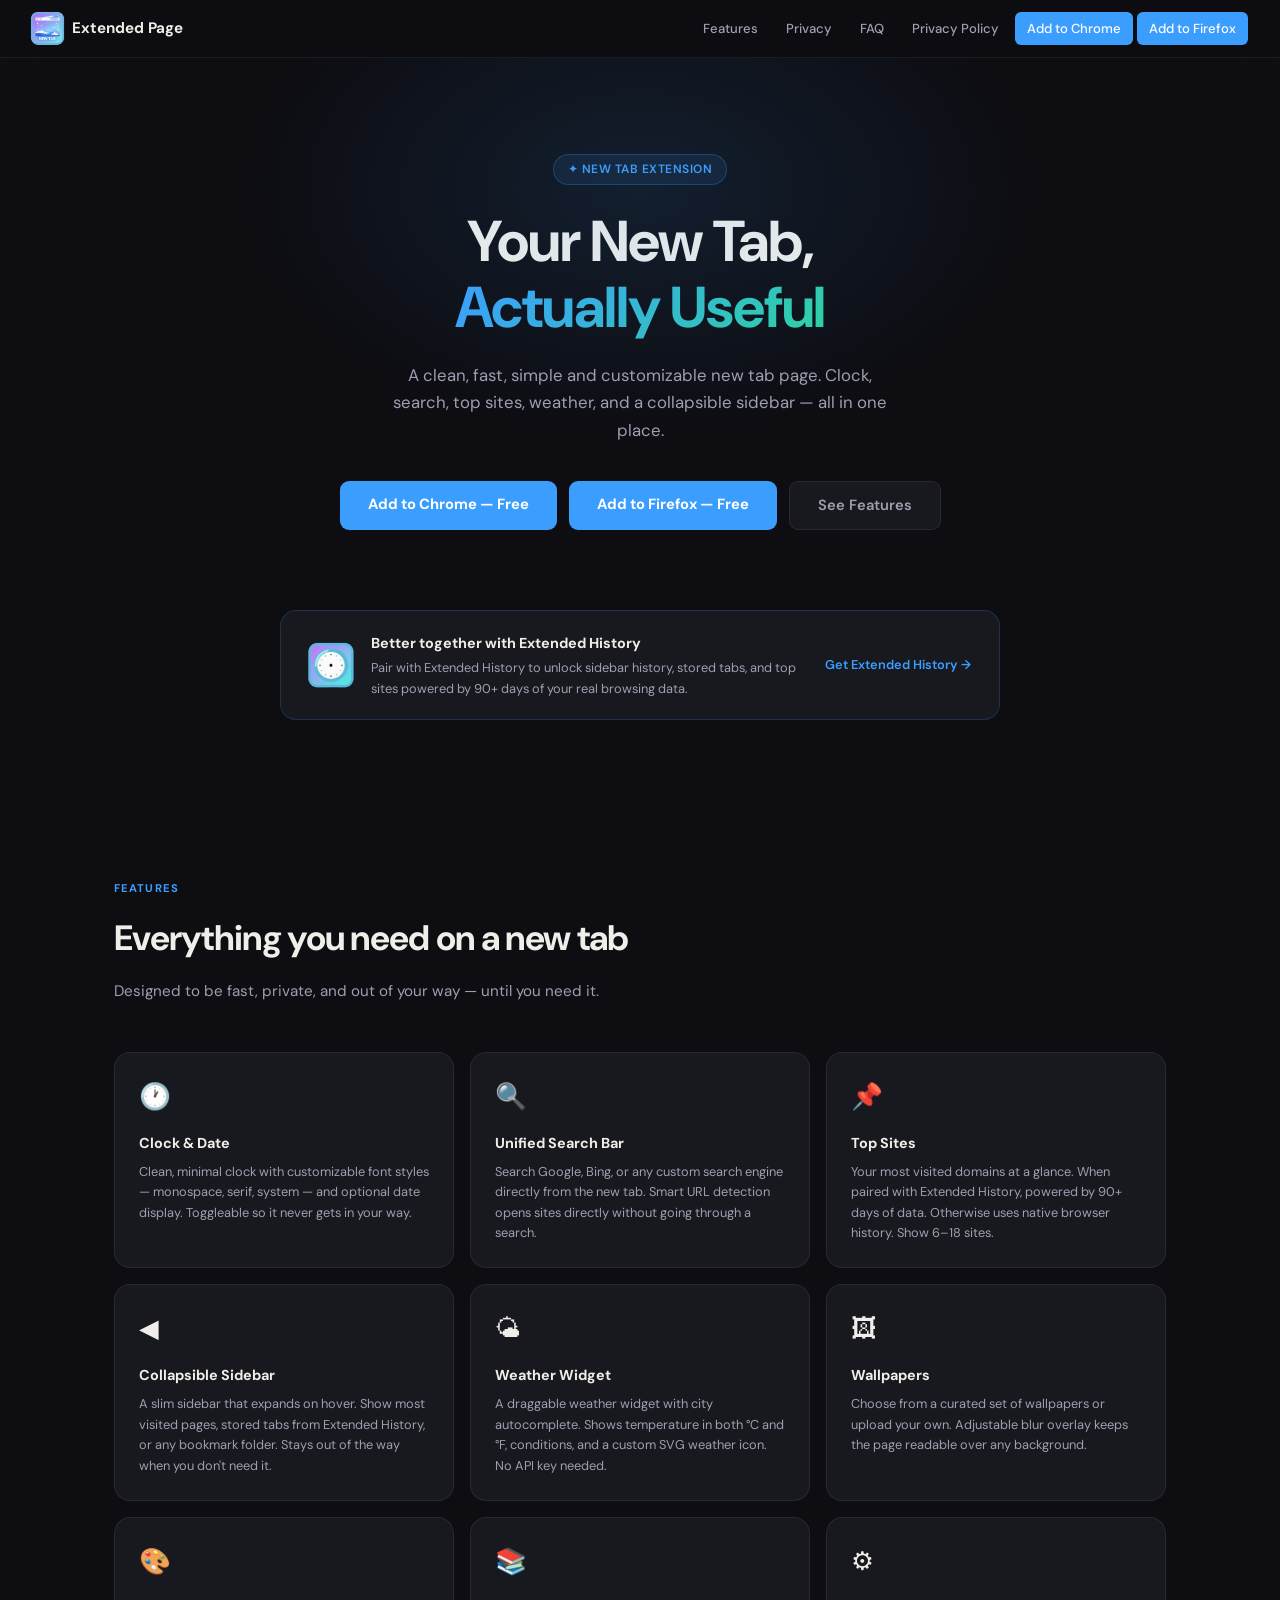
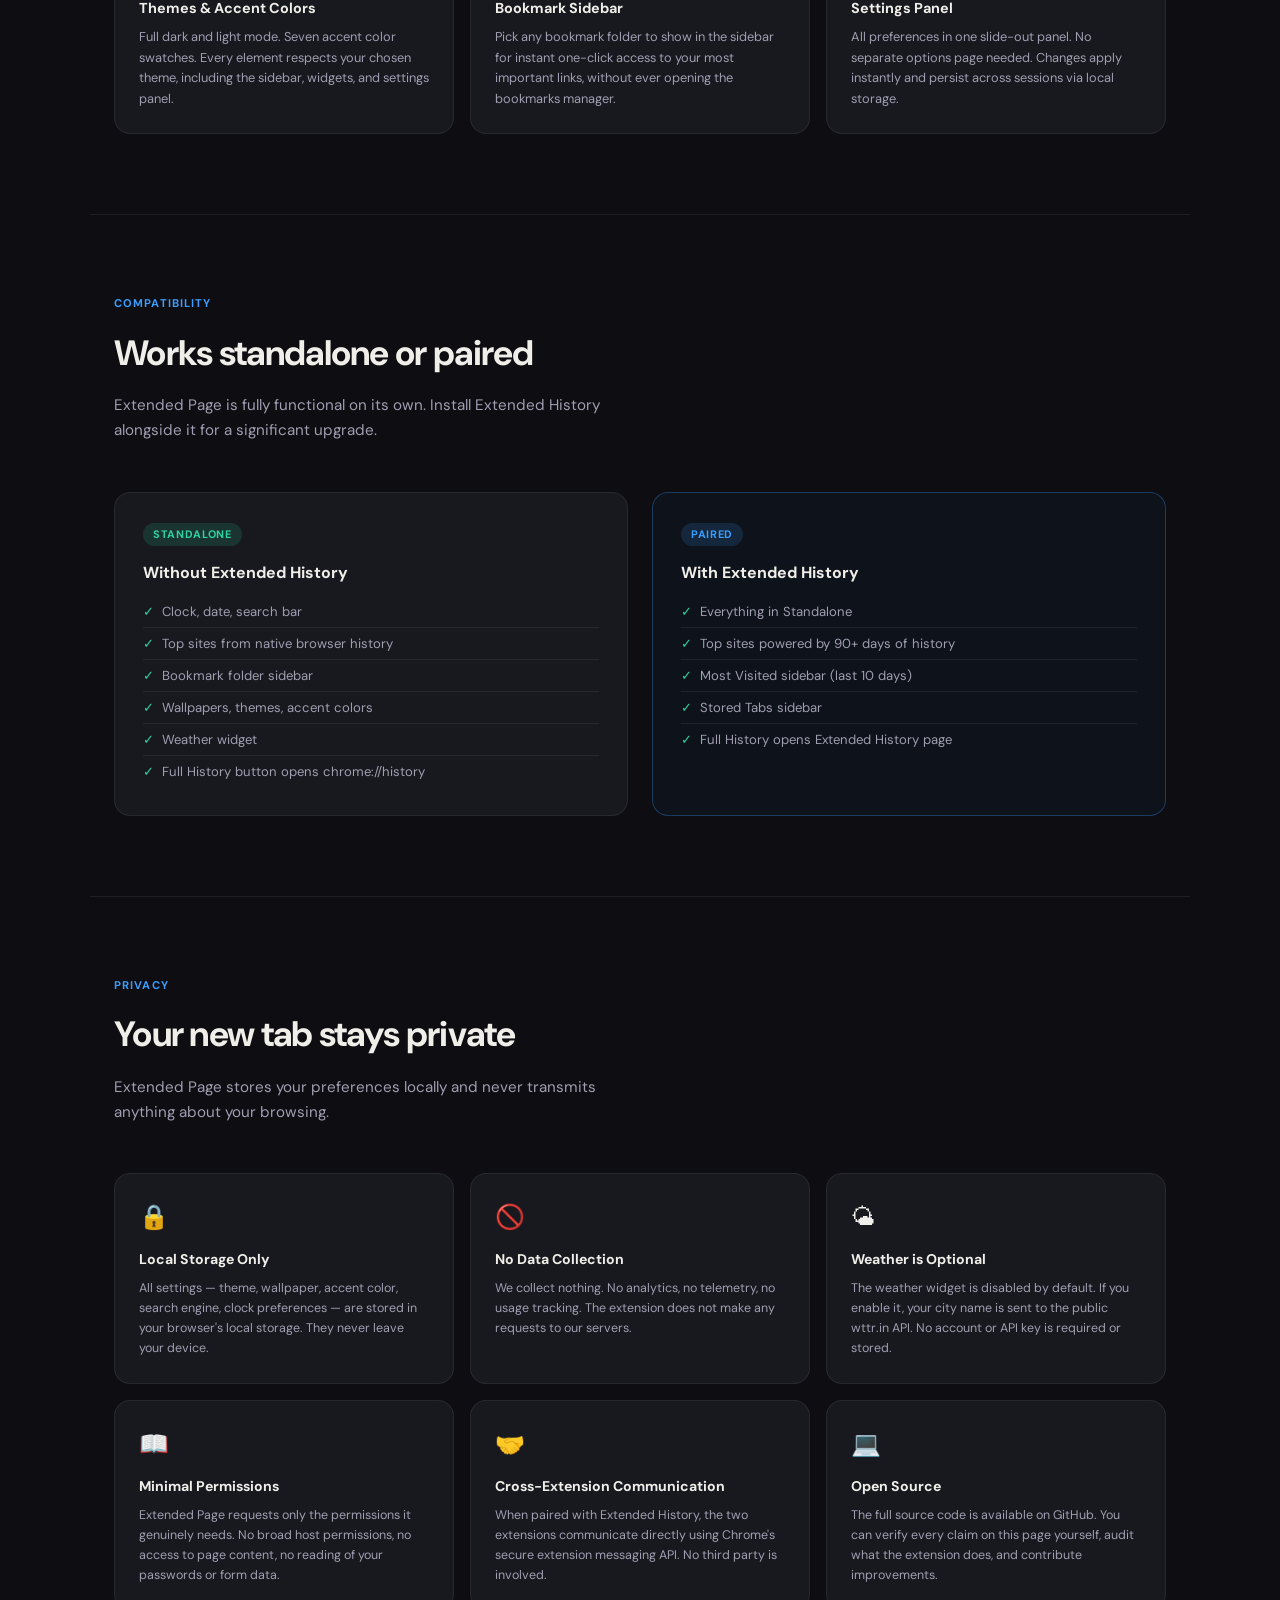
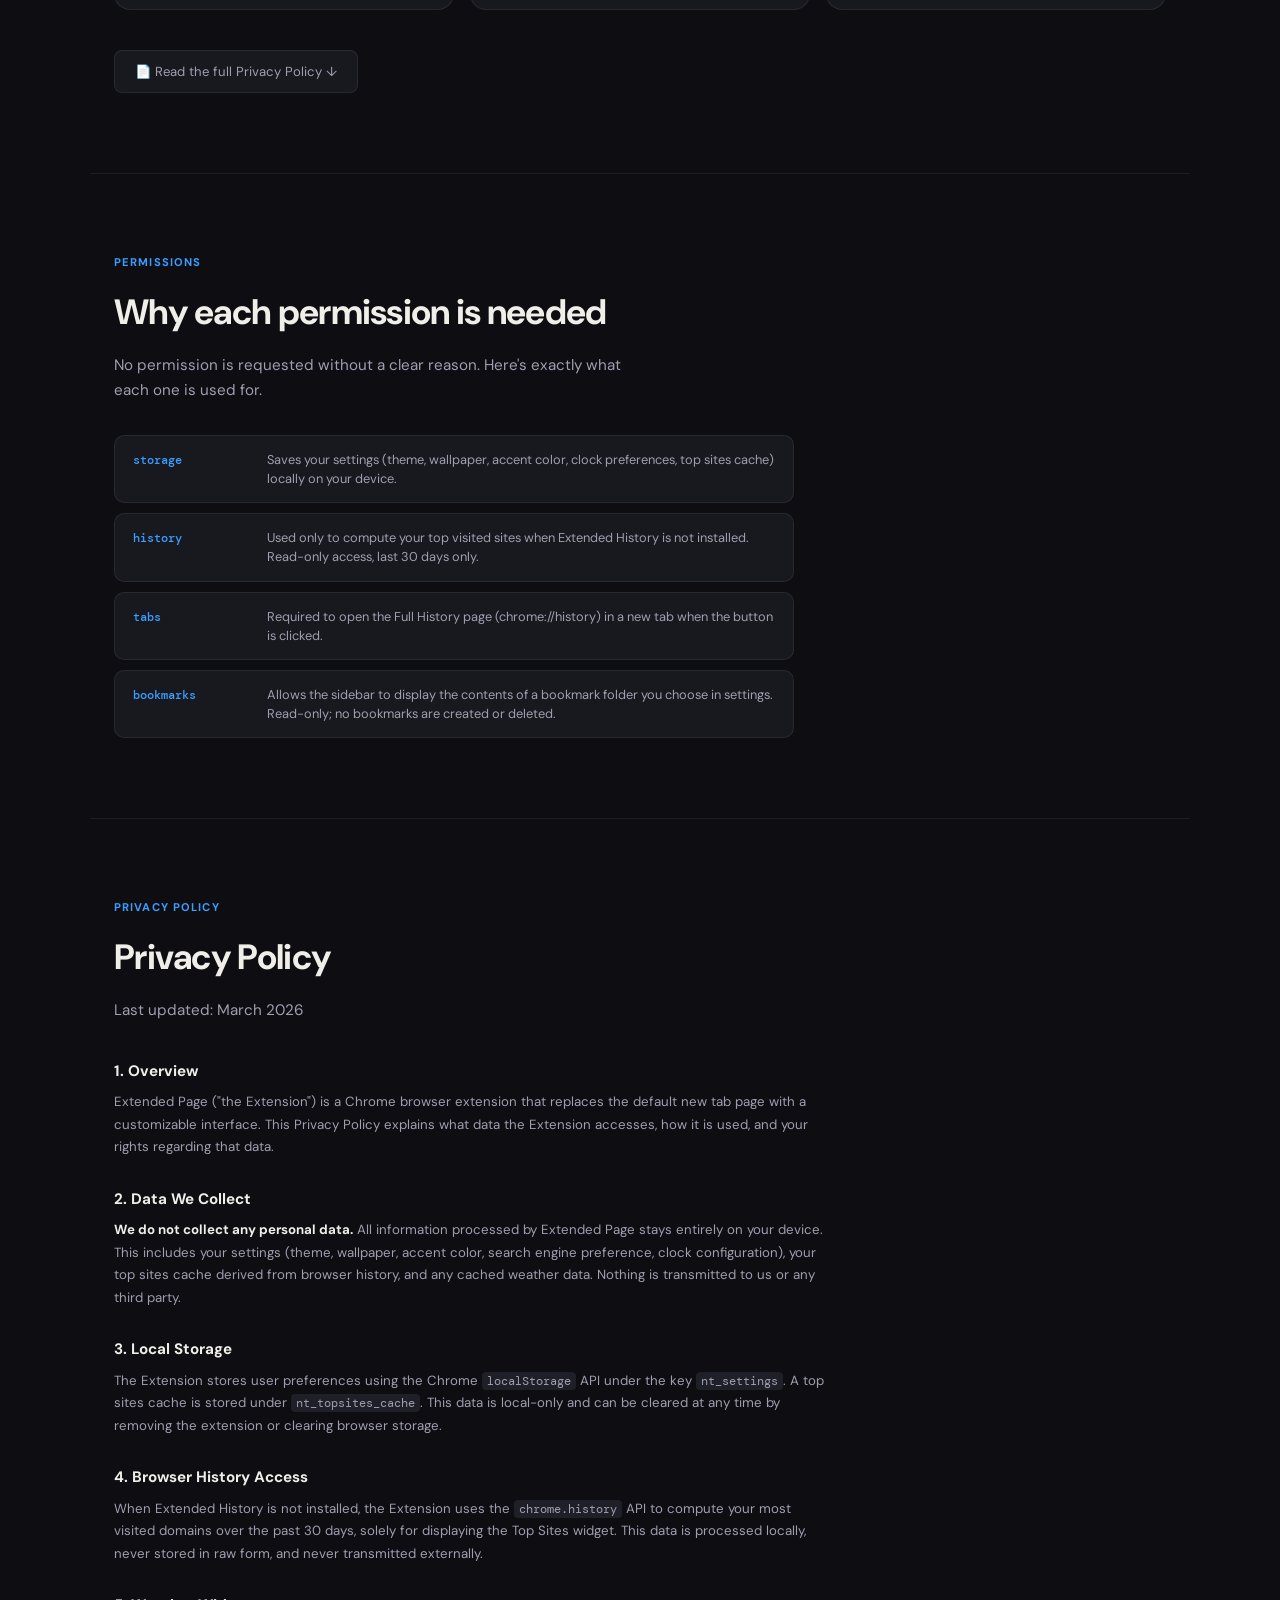
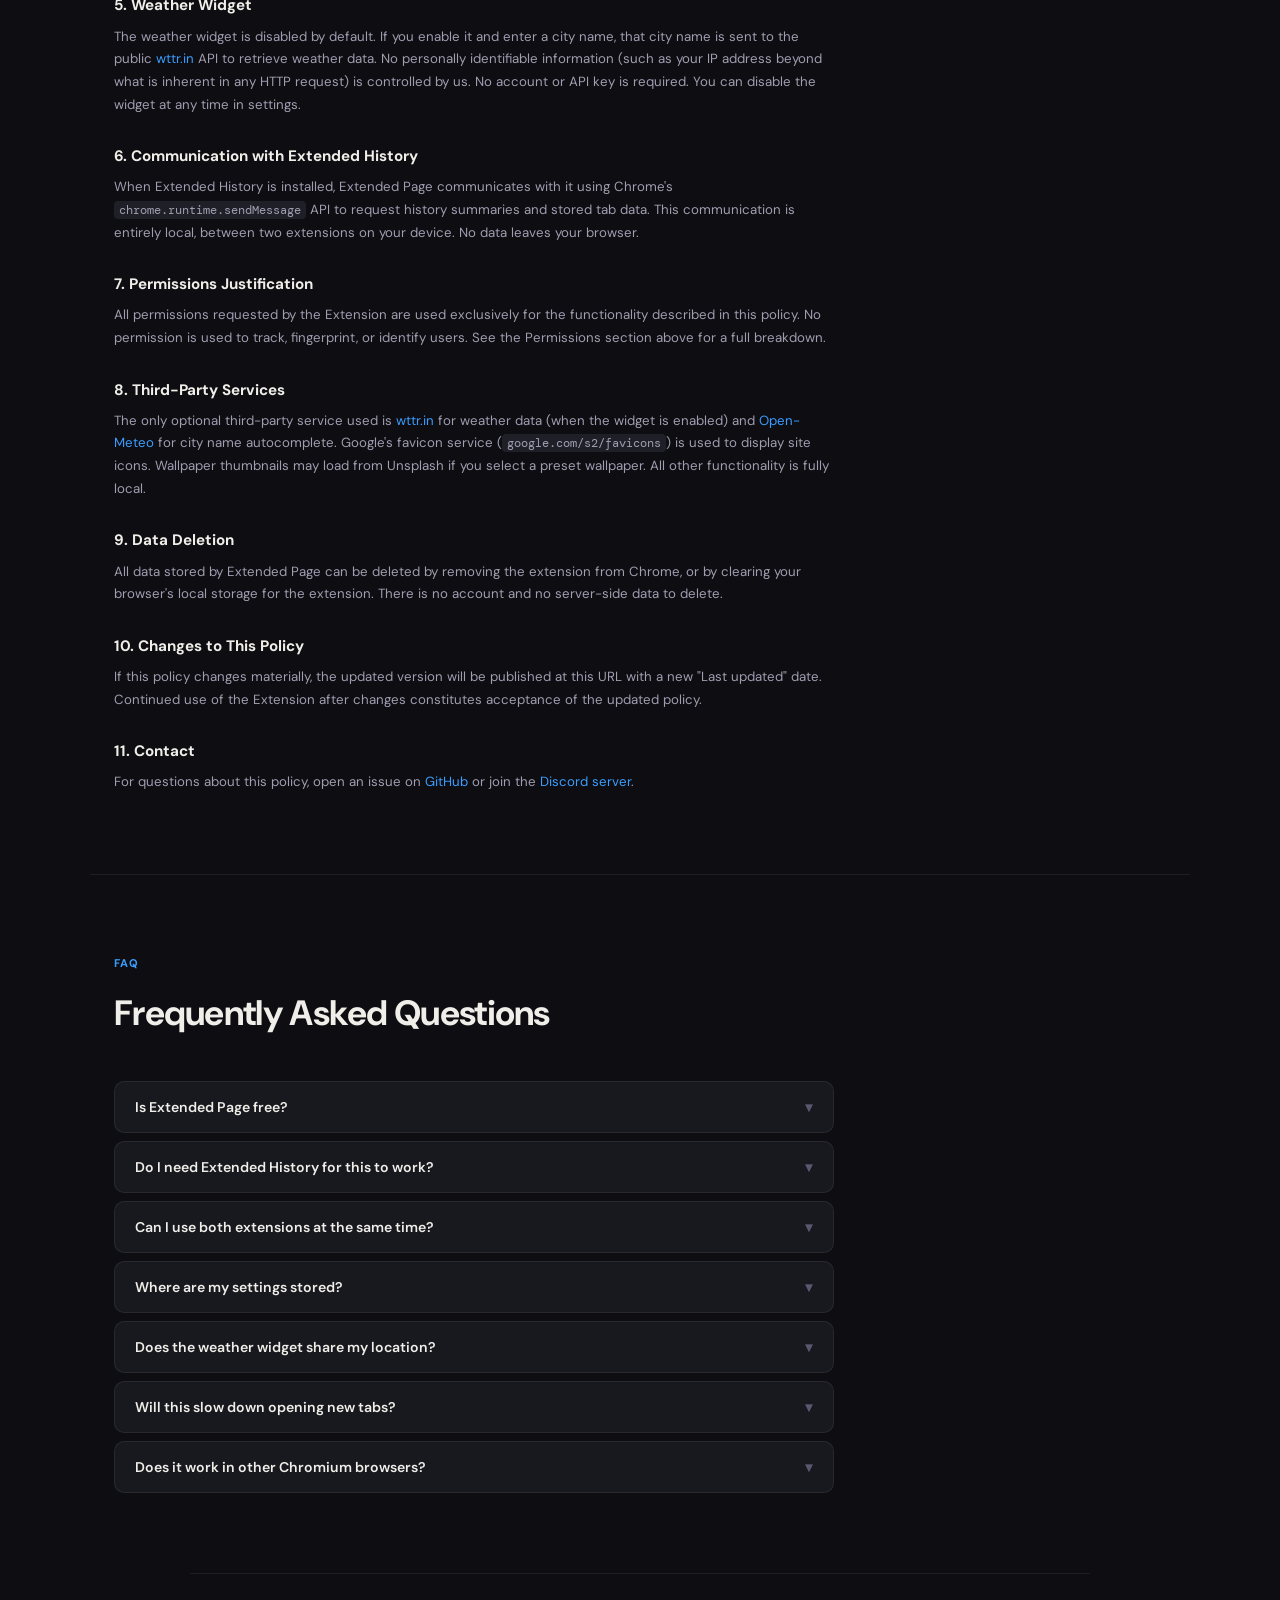
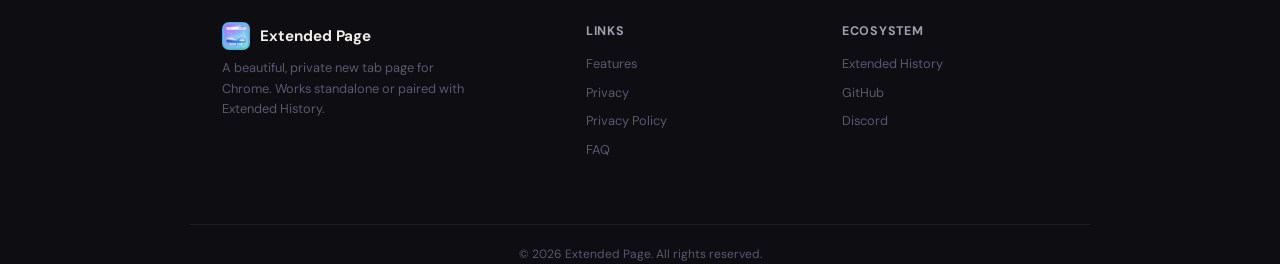
<file: ExtendedPage/index.html>
<!DOCTYPE html>
<html lang="en">
<head>
<meta charset="utf-8"/>
<meta name="viewport" content="width=device-width, initial-scale=1"/>
<title>Extended Page – Beautiful New Tab Homepage</title>
<meta name="description" content="A beautiful, customizable new tab page for Chrome or Firefox. Clock, search, top sites, weather widget, sidebar and more. Works standalone or paired with Extended History."/>
<link rel="icon" href="https://elveapps.me/ExtendedPage/favicon.png" sizes="48x48"/>
<link rel="preconnect" href="https://fonts.googleapis.com"/>
<link href="https://fonts.googleapis.com/css2?family=DM+Sans:wght@300;400;500;600;700&family=DM+Mono:wght@400;500&display=swap" rel="stylesheet"/>
<style>
/* ═══════════════════ RESET & VARS */
*, *::before, *::after { box-sizing: border-box; margin: 0; padding: 0; }

:root {
  --accent: #3b9eff;
  --accent2: #2dd4a0;
  --bg: #0d0d12;
  --s1: #18181f;
  --s2: #1f1f28;
  --border: rgba(255,255,255,0.07);
  --text: #f0eee8;
  --text2: #a09eb0;
  --text3: #5a5870;
  --font: 'DM Sans', system-ui, sans-serif;
  --mono: 'DM Mono', monospace;
  --radius: 16px;
  --radius-sm: 10px;
}

html { scroll-behavior: smooth; }
body {
  background: var(--bg);
  color: var(--text);
  font-family: var(--font);
  font-size: 15px;
  line-height: 1.6;
  -webkit-font-smoothing: antialiased;
}

a { color: var(--accent); text-decoration: none; }
a:hover { text-decoration: underline; }

/* ═══════════════════ NAV */
nav {
  position: sticky; top: 0; z-index: 100;
  display: flex; align-items: center; gap: 16px;
  padding: 0 32px;
  height: 58px;
  background: rgba(13,13,18,0.88);
  backdrop-filter: blur(20px);
  border-bottom: 1px solid var(--border);
}
.nav-logo { display: flex; align-items: center; gap: 10px; text-decoration: none; }
.nav-logo-icon {
  width: 30px; height: 30px;
  background: linear-gradient(135deg, var(--accent), var(--accent2));
  border-radius: 7px;
  display: flex; align-items: center; justify-content: center;
  font-size: 15px;
}
.nav-logo-text { font-weight: 700; font-size: 0.95rem; color: var(--text); }
.nav-links { display: flex; gap: 4px; margin-left: auto; }
.nav-links a {
  padding: 6px 12px;
  color: var(--text2);
  font-size: 0.82rem;
  font-weight: 500;
  border-radius: 6px;
  transition: color 0.15s, background 0.15s;
  text-decoration: none;
}
.nav-links a:hover { color: var(--text); background: var(--s1); }
.nav-cta {
  padding: 7px 16px;
  background: var(--accent);
  color: #fff !important;
  font-weight: 600;
  border-radius: 7px;
  font-size: 0.82rem;
  transition: opacity 0.15s !important;
}
.nav-cta:hover { opacity: 0.85; background: var(--accent) !important; text-decoration: none !important; }

/* ═══════════════════ HERO */
.hero {
  text-align: center;
  padding: 96px 24px 80px;
  position: relative;
  overflow: hidden;
}
.hero::before {
  content: '';
  position: absolute;
  top: -120px; left: 50%; transform: translateX(-50%);
  width: 800px; height: 500px;
  background: radial-gradient(ellipse at center, rgba(59,158,255,0.12) 0%, transparent 70%);
  pointer-events: none;
}
.hero-badge {
  display: inline-flex; align-items: center; gap: 6px;
  padding: 5px 14px;
  background: rgba(59,158,255,0.1);
  border: 1px solid rgba(59,158,255,0.25);
  border-radius: 20px;
  font-size: 0.75rem;
  font-weight: 600;
  color: var(--accent);
  letter-spacing: 0.04em;
  text-transform: uppercase;
  margin-bottom: 24px;
}
.hero h1 {
  font-size: clamp(2.2rem, 5vw, 3.6rem);
  font-weight: 700;
  line-height: 1.15;
  letter-spacing: -0.02em;
  margin-bottom: 20px;
  max-width: 700px;
  margin-left: auto; margin-right: auto;
}
.hero h1 span {
  background: linear-gradient(135deg, var(--accent), var(--accent2));
  -webkit-background-clip: text;
  -webkit-text-fill-color: transparent;
  background-clip: text;
}
.hero-sub {
  font-size: 1.05rem;
  color: var(--text2);
  max-width: 520px;
  margin: 0 auto 36px;
  line-height: 1.65;
}
.hero-btns { display: flex; gap: 12px; justify-content: center; flex-wrap: wrap; }
.btn-primary {
  padding: 12px 28px;
  background: var(--accent);
  color: #fff;
  font-weight: 700;
  font-size: 0.92rem;
  border-radius: 9px;
  transition: opacity 0.15s, transform 0.15s;
  display: inline-block;
  text-decoration: none;
}
.btn-primary:hover { opacity: 0.88; transform: translateY(-1px); text-decoration: none; }
.btn-secondary {
  padding: 12px 28px;
  background: var(--s1);
  color: var(--text2);
  font-weight: 600;
  font-size: 0.92rem;
  border-radius: 9px;
  border: 1px solid var(--border);
  transition: border-color 0.15s, color 0.15s;
  display: inline-block;
  text-decoration: none;
}
.btn-secondary:hover { border-color: var(--accent); color: var(--text); text-decoration: none; }

/* ═══════════════════ COMPANION BANNER */
.companion-banner {
  max-width: 720px; margin: 0 auto 80px;
  background: var(--s1);
  border: 1px solid rgba(59,158,255,0.2);
  border-radius: var(--radius);
  padding: 20px 28px;
  display: flex; align-items: center; gap: 18px;
}
.companion-icon {
  width: 44px; height: 44px; flex-shrink: 0;
  background: linear-gradient(135deg, var(--accent), var(--accent2));
  border-radius: 10px;
  display: flex; align-items: center; justify-content: center;
  font-size: 20px;
}
.companion-text { flex: 1; }
.companion-text strong { color: var(--text); font-size: 0.9rem; }
.companion-text p { color: var(--text2); font-size: 0.8rem; margin-top: 3px; }
.companion-banner a { font-size: 0.8rem; font-weight: 600; white-space: nowrap; }

/* ═══════════════════ SECTIONS */
.section { padding: 80px 24px; max-width: 1100px; margin: 0 auto; }
.section-label {
  font-size: 0.7rem; font-weight: 700;
  letter-spacing: 0.1em; text-transform: uppercase;
  color: var(--accent); margin-bottom: 12px;
}
.section-title {
  font-size: clamp(1.6rem, 3vw, 2.2rem);
  font-weight: 700; letter-spacing: -0.02em;
  margin-bottom: 12px;
}
.section-sub {
  color: var(--text2); font-size: 0.95rem;
  max-width: 520px; line-height: 1.65;
}

/* ═══════════════════ FEATURES GRID */
.features-grid {
  display: grid;
  grid-template-columns: repeat(auto-fill, minmax(280px, 1fr));
  gap: 16px;
  margin-top: 48px;
}
.feat-card {
  background: var(--s1);
  border: 1px solid var(--border);
  border-radius: var(--radius);
  padding: 24px;
  transition: border-color 0.2s, transform 0.2s;
}
.feat-card:hover { border-color: rgba(59,158,255,0.3); transform: translateY(-2px); }
.feat-icon { font-size: 1.6rem; margin-bottom: 14px; display: block; }
.feat-title { font-size: 0.9rem; font-weight: 700; margin-bottom: 7px; }
.feat-desc { font-size: 0.8rem; color: var(--text2); line-height: 1.6; }

/* ═══════════════════ INTEGRATION SECTION */
.integration-grid {
  display: grid; grid-template-columns: 1fr 1fr; gap: 24px;
  margin-top: 48px;
}
@media (max-width: 640px) { .integration-grid { grid-template-columns: 1fr; } }
.int-card {
  background: var(--s1); border: 1px solid var(--border);
  border-radius: var(--radius); padding: 28px;
}
.int-card.highlighted { border-color: rgba(59,158,255,0.3); background: rgba(59,158,255,0.04); }
.int-tag {
  display: inline-block; padding: 3px 10px;
  border-radius: 20px; font-size: 0.68rem; font-weight: 700;
  letter-spacing: 0.06em; text-transform: uppercase;
  margin-bottom: 14px;
}
.int-tag.standalone { background: rgba(45,212,160,0.15); color: var(--accent2); }
.int-tag.paired { background: rgba(59,158,255,0.15); color: var(--accent); }
.int-title { font-size: 1rem; font-weight: 700; margin-bottom: 10px; }
.int-list { list-style: none; }
.int-list li {
  font-size: 0.82rem; color: var(--text2);
  padding: 5px 0; border-bottom: 1px solid var(--border);
  display: flex; align-items: center; gap: 8px;
}
.int-list li:last-child { border-bottom: none; }
.int-list li::before { content: '✓'; color: var(--accent2); font-weight: 700; flex-shrink: 0; }

/* ═══════════════════ PRIVACY */
.privacy-grid {
  display: grid; grid-template-columns: repeat(auto-fill, minmax(260px, 1fr));
  gap: 16px; margin-top: 48px;
}
.priv-card {
  background: var(--s1); border: 1px solid var(--border);
  border-radius: var(--radius); padding: 24px;
}
.priv-icon { font-size: 1.5rem; margin-bottom: 12px; display: block; }
.priv-title { font-size: 0.88rem; font-weight: 700; margin-bottom: 8px; }
.priv-desc { font-size: 0.78rem; color: var(--text2); line-height: 1.6; }
.priv-policy-link {
  display: inline-flex; align-items: center; gap: 6px;
  margin-top: 40px;
  padding: 10px 20px;
  background: var(--s1); border: 1px solid var(--border);
  border-radius: 8px; font-size: 0.82rem; color: var(--text2);
  transition: border-color 0.15s, color 0.15s;
  text-decoration: none;
}
.priv-policy-link:hover { border-color: var(--accent); color: var(--accent); text-decoration: none; }

/* ═══════════════════ PERMISSIONS */
.permissions-list {
  display: flex; flex-direction: column; gap: 10px;
  margin-top: 32px; max-width: 680px;
}
.perm-row {
  display: flex; align-items: flex-start; gap: 14px;
  background: var(--s1); border: 1px solid var(--border);
  border-radius: var(--radius-sm); padding: 14px 18px;
}
.perm-name {
  font-family: var(--mono); font-size: 0.78rem;
  color: var(--accent); font-weight: 500;
  min-width: 120px; padding-top: 1px;
}
.perm-reason { font-size: 0.8rem; color: var(--text2); line-height: 1.5; }

/* ═══════════════════ FAQ */
.faq-list { display: flex; flex-direction: column; gap: 8px; margin-top: 40px; max-width: 720px; }
.faq-item {
  background: var(--s1); border: 1px solid var(--border);
  border-radius: var(--radius-sm); overflow: hidden;
}
.faq-q {
  width: 100%; text-align: left;
  padding: 16px 20px;
  background: none; border: none; color: var(--text);
  font-family: var(--font); font-size: 0.88rem; font-weight: 600;
  cursor: pointer; display: flex; justify-content: space-between; align-items: center;
  gap: 12px;
}
.faq-q::after { content: '▼'; font-size: 0.65rem; color: var(--text3); flex-shrink: 0; transition: transform 0.2s; }
.faq-item.open .faq-q::after { transform: rotate(180deg); }
.faq-a { display: none; padding: 0 20px 16px; font-size: 0.82rem; color: var(--text2); line-height: 1.65; }
.faq-item.open .faq-a { display: block; }

/* ═══════════════════ FOOTER */
footer {
  border-top: 1px solid var(--border);
  padding: 48px 32px 32px;
  display: grid; grid-template-columns: 1.5fr 1fr 1fr;
  gap: 40px; max-width: 900px; margin: 0 auto;
}
@media (max-width: 600px) { footer { grid-template-columns: 1fr; gap: 28px; } }
.footer-brand p { font-size: 0.8rem; color: var(--text3); margin-top: 8px; line-height: 1.6; max-width: 260px; }
.footer-copy { margin-top: 24px; padding-top: 20px; border-top: 1px solid var(--border); text-align: center; font-size: 0.75rem; color: var(--text3); max-width: 900px; margin-left: auto; margin-right: auto; padding-left: 32px; padding-right: 32px; }
.footer-col h4 { font-size: 0.78rem; font-weight: 700; color: var(--text2); margin-bottom: 12px; text-transform: uppercase; letter-spacing: 0.06em; }
.footer-col a { display: block; font-size: 0.8rem; color: var(--text3); margin-bottom: 8px; transition: color 0.15s; text-decoration: none; }
.footer-col a:hover { color: var(--text); }

/* ═══════════════════ DIVIDER */
hr.section-divider { border: none; border-top: 1px solid var(--border); max-width: 1100px; margin: 0 auto; }

/* ═══════════════════ RESPONSIVE */
@media (max-width: 600px) {
  nav { padding: 0 16px; }
  .nav-links a:not(.nav-cta) { display: none; }
  .hero { padding: 64px 16px 56px; }
  .companion-banner { flex-direction: column; text-align: center; }
  .section { padding: 56px 16px; }
}
</style>
</head>
<body>

<!-- ═══ NAV -->
<nav>
  <a class="nav-logo" href="#">
    <div class="nav-logo-icon"><img style="height:35px;width:35px" src="icons/icon128.png"/></div>
    <span class="nav-logo-text">Extended Page</span>
  </a>
  <div class="nav-links">
    <a href="#features">Features</a>
    <a href="#privacy">Privacy</a>
    <a href="#faq">FAQ</a>
    <a href="#privacy-policy">Privacy Policy</a>
    <a href="https://chromewebstore.google.com/detail/extended-page-new-tab-hom/kgoinbofcdfokmfmlgadadfkabjliofl?pli=1" class="nav-cta">Add to Chrome</a>
    <a href="https://addons.mozilla.org/en-US/firefox/addon/extended-page-new-tab/" class="nav-cta">Add to Firefox</a>
  </div>
</nav>

<!-- ═══ HERO -->
<section class="hero" id="top">
  <div class="hero-badge">✦ New Tab Extension</div>
  <h1>Your New Tab,<br/><span>Actually Useful</span></h1>
  <p class="hero-sub">A clean, fast, simple and customizable new tab page. Clock, search, top sites, weather, and a collapsible sidebar — all in one place.</p>
  <div class="hero-btns">
    <a href="https://chromewebstore.google.com/detail/extended-page-new-tab-hom/kgoinbofcdfokmfmlgadadfkabjliofl?pli=1" class="btn-primary">Add to Chrome — Free</a>
    <a href="https://addons.mozilla.org/en-US/firefox/addon/extended-page-new-tab/" class="btn-primary">Add to Firefox — Free</a>
    <a href="#features" class="btn-secondary">See Features</a>
  </div>
</section>

<!-- ═══ COMPANION BANNER -->
<div style="padding: 0 24px;">
  <div class="companion-banner">
    <div class="companion-icon"><img style="height:48px;width:48px" src="icons/icon163.png"/></div>
    <div class="companion-text">
      <strong>Better together with Extended History</strong>
      <p>Pair with Extended History to unlock sidebar history, stored tabs, and top sites powered by 90+ days of your real browsing data.</p>
    </div>
    <a href="https://chromewebstore.google.com/detail/extended-history-90+-days/cdfgfljiefjinljmnedgkfhgcgldkhkk">Get Extended History →</a>
  </div>
</div>

<!-- ═══ FEATURES -->
<section class="section" id="features">
  <div class="section-label">Features</div>
  <h2 class="section-title">Everything you need on a new tab</h2>
  <p class="section-sub">Designed to be fast, private, and out of your way — until you need it.</p>

  <div class="features-grid">
    <div class="feat-card">
      <span class="feat-icon">🕐</span>
      <div class="feat-title">Clock &amp; Date</div>
      <div class="feat-desc">Clean, minimal clock with customizable font styles — monospace, serif, system — and optional date display. Toggleable so it never gets in your way.</div>
    </div>
    <div class="feat-card">
      <span class="feat-icon">🔍</span>
      <div class="feat-title">Unified Search Bar</div>
      <div class="feat-desc">Search Google, Bing, or any custom search engine directly from the new tab. Smart URL detection opens sites directly without going through a search.</div>
    </div>
    <div class="feat-card">
      <span class="feat-icon">📌</span>
      <div class="feat-title">Top Sites</div>
      <div class="feat-desc">Your most visited domains at a glance. When paired with Extended History, powered by 90+ days of data. Otherwise uses native browser history. Show 6–18 sites.</div>
    </div>
    <div class="feat-card">
      <span class="feat-icon">◀</span>
      <div class="feat-title">Collapsible Sidebar</div>
      <div class="feat-desc">A slim sidebar that expands on hover. Show most visited pages, stored tabs from Extended History, or any bookmark folder. Stays out of the way when you don't need it.</div>
    </div>
    <div class="feat-card">
      <span class="feat-icon">🌤</span>
      <div class="feat-title">Weather Widget</div>
      <div class="feat-desc">A draggable weather widget with city autocomplete. Shows temperature in both °C and °F, conditions, and a custom SVG weather icon. No API key needed.</div>
    </div>
    <div class="feat-card">
      <span class="feat-icon">🖼</span>
      <div class="feat-title">Wallpapers</div>
      <div class="feat-desc">Choose from a curated set of wallpapers or upload your own. Adjustable blur overlay keeps the page readable over any background.</div>
    </div>
    <div class="feat-card">
      <span class="feat-icon">🎨</span>
      <div class="feat-title">Themes &amp; Accent Colors</div>
      <div class="feat-desc">Full dark and light mode. Seven accent color swatches. Every element respects your chosen theme, including the sidebar, widgets, and settings panel.</div>
    </div>
    <div class="feat-card">
      <span class="feat-icon">📚</span>
      <div class="feat-title">Bookmark Sidebar</div>
      <div class="feat-desc">Pick any bookmark folder to show in the sidebar for instant one-click access to your most important links, without ever opening the bookmarks manager.</div>
    </div>
    <div class="feat-card">
      <span class="feat-icon">⚙</span>
      <div class="feat-title">Settings Panel</div>
      <div class="feat-desc">All preferences in one slide-out panel. No separate options page needed. Changes apply instantly and persist across sessions via local storage.</div>
    </div>
  </div>
</section>

<hr class="section-divider"/>

<!-- ═══ INTEGRATION -->
<section class="section" id="integration">
  <div class="section-label">Compatibility</div>
  <h2 class="section-title">Works standalone or paired</h2>
  <p class="section-sub">Extended Page is fully functional on its own. Install Extended History alongside it for a significant upgrade.</p>

  <div class="integration-grid">
    <div class="int-card">
      <span class="int-tag standalone">Standalone</span>
      <div class="int-title">Without Extended History</div>
      <ul class="int-list">
        <li>Clock, date, search bar</li>
        <li>Top sites from native browser history</li>
        <li>Bookmark folder sidebar</li>
        <li>Wallpapers, themes, accent colors</li>
        <li>Weather widget</li>
        <li>Full History button opens chrome://history</li>
      </ul>
    </div>
    <div class="int-card highlighted">
      <span class="int-tag paired">Paired</span>
      <div class="int-title">With Extended History</div>
      <ul class="int-list">
        <li>Everything in Standalone</li>
        <li>Top sites powered by 90+ days of history</li>
        <li>Most Visited sidebar (last 10 days)</li>
        <li>Stored Tabs sidebar</li>
        <li>Full History opens Extended History page</li>
      </ul>
    </div>
  </div>
</section>

<hr class="section-divider"/>

<!-- ═══ PRIVACY -->
<section class="section" id="privacy">
  <div class="section-label">Privacy</div>
  <h2 class="section-title">Your new tab stays private</h2>
  <p class="section-sub">Extended Page stores your preferences locally and never transmits anything about your browsing.</p>

  <div class="privacy-grid">
    <div class="priv-card">
      <span class="priv-icon">🔒</span>
      <div class="priv-title">Local Storage Only</div>
      <div class="priv-desc">All settings — theme, wallpaper, accent color, search engine, clock preferences — are stored in your browser's local storage. They never leave your device.</div>
    </div>
    <div class="priv-card">
      <span class="priv-icon">🚫</span>
      <div class="priv-title">No Data Collection</div>
      <div class="priv-desc">We collect nothing. No analytics, no telemetry, no usage tracking. The extension does not make any requests to our servers.</div>
    </div>
    <div class="priv-card">
      <span class="priv-icon">🌤</span>
      <div class="priv-title">Weather is Optional</div>
      <div class="priv-desc">The weather widget is disabled by default. If you enable it, your city name is sent to the public wttr.in API. No account or API key is required or stored.</div>
    </div>
    <div class="priv-card">
      <span class="priv-icon">📖</span>
      <div class="priv-title">Minimal Permissions</div>
      <div class="priv-desc">Extended Page requests only the permissions it genuinely needs. No broad host permissions, no access to page content, no reading of your passwords or form data.</div>
    </div>
    <div class="priv-card">
      <span class="priv-icon">🤝</span>
      <div class="priv-title">Cross-Extension Communication</div>
      <div class="priv-desc">When paired with Extended History, the two extensions communicate directly using Chrome's secure extension messaging API. No third party is involved.</div>
    </div>
    <div class="priv-card">
      <span class="priv-icon">💻</span>
      <div class="priv-title">Open Source</div>
      <div class="priv-desc">The full source code is available on GitHub. You can verify every claim on this page yourself, audit what the extension does, and contribute improvements.</div>
    </div>
  </div>

  <a href="#privacy-policy" class="priv-policy-link">📄 Read the full Privacy Policy ↓</a>
</section>

<hr class="section-divider"/>

<!-- ═══ PERMISSIONS -->
<section class="section" id="permissions">
  <div class="section-label">Permissions</div>
  <h2 class="section-title">Why each permission is needed</h2>
  <p class="section-sub">No permission is requested without a clear reason. Here's exactly what each one is used for.</p>

  <div class="permissions-list">
    <div class="perm-row">
      <span class="perm-name">storage</span>
      <span class="perm-reason">Saves your settings (theme, wallpaper, accent color, clock preferences, top sites cache) locally on your device.</span>
    </div>
    <div class="perm-row">
      <span class="perm-name">history</span>
      <span class="perm-reason">Used only to compute your top visited sites when Extended History is not installed. Read-only access, last 30 days only.</span>
    </div>
    <div class="perm-row">
      <span class="perm-name">tabs</span>
      <span class="perm-reason">Required to open the Full History page (chrome://history) in a new tab when the button is clicked.</span>
    </div>
    <div class="perm-row">
      <span class="perm-name">bookmarks</span>
      <span class="perm-reason">Allows the sidebar to display the contents of a bookmark folder you choose in settings. Read-only; no bookmarks are created or deleted.</span>
    </div>
  </div>
</section>

<hr class="section-divider"/>

<!-- ═══ PRIVACY POLICY -->
<section class="section" id="privacy-policy">
  <div class="section-label">Privacy Policy</div>
  <h2 class="section-title">Privacy Policy</h2>
  <p class="section-sub">Last updated: March 2026</p>

  <div style="margin-top:36px;display:flex;flex-direction:column;gap:28px;max-width:720px;">

    <div>
      <h3 style="font-size:0.95rem;font-weight:700;margin-bottom:8px;">1. Overview</h3>
      <p style="font-size:0.83rem;color:var(--text2);line-height:1.7;">Extended Page ("the Extension") is a Chrome browser extension that replaces the default new tab page with a customizable interface. This Privacy Policy explains what data the Extension accesses, how it is used, and your rights regarding that data.</p>
    </div>

    <div>
      <h3 style="font-size:0.95rem;font-weight:700;margin-bottom:8px;">2. Data We Collect</h3>
      <p style="font-size:0.83rem;color:var(--text2);line-height:1.7;"><strong style="color:var(--text)">We do not collect any personal data.</strong> All information processed by Extended Page stays entirely on your device. This includes your settings (theme, wallpaper, accent color, search engine preference, clock configuration), your top sites cache derived from browser history, and any cached weather data. Nothing is transmitted to us or any third party.</p>
    </div>

    <div>
      <h3 style="font-size:0.95rem;font-weight:700;margin-bottom:8px;">3. Local Storage</h3>
      <p style="font-size:0.83rem;color:var(--text2);line-height:1.7;">The Extension stores user preferences using the Chrome <code style="font-family:var(--mono);font-size:0.78rem;background:var(--s2);padding:1px 5px;border-radius:4px;">localStorage</code> API under the key <code style="font-family:var(--mono);font-size:0.78rem;background:var(--s2);padding:1px 5px;border-radius:4px;">nt_settings</code>. A top sites cache is stored under <code style="font-family:var(--mono);font-size:0.78rem;background:var(--s2);padding:1px 5px;border-radius:4px;">nt_topsites_cache</code>. This data is local-only and can be cleared at any time by removing the extension or clearing browser storage.</p>
    </div>

    <div>
      <h3 style="font-size:0.95rem;font-weight:700;margin-bottom:8px;">4. Browser History Access</h3>
      <p style="font-size:0.83rem;color:var(--text2);line-height:1.7;">When Extended History is not installed, the Extension uses the <code style="font-family:var(--mono);font-size:0.78rem;background:var(--s2);padding:1px 5px;border-radius:4px;">chrome.history</code> API to compute your most visited domains over the past 30 days, solely for displaying the Top Sites widget. This data is processed locally, never stored in raw form, and never transmitted externally.</p>
    </div>

    <div>
      <h3 style="font-size:0.95rem;font-weight:700;margin-bottom:8px;">5. Weather Widget</h3>
      <p style="font-size:0.83rem;color:var(--text2);line-height:1.7;">The weather widget is disabled by default. If you enable it and enter a city name, that city name is sent to the public <a href="https://wttr.in" target="_blank" rel="noopener">wttr.in</a> API to retrieve weather data. No personally identifiable information (such as your IP address beyond what is inherent in any HTTP request) is controlled by us. No account or API key is required. You can disable the widget at any time in settings.</p>
    </div>

    <div>
      <h3 style="font-size:0.95rem;font-weight:700;margin-bottom:8px;">6. Communication with Extended History</h3>
      <p style="font-size:0.83rem;color:var(--text2);line-height:1.7;">When Extended History is installed, Extended Page communicates with it using Chrome's <code style="font-family:var(--mono);font-size:0.78rem;background:var(--s2);padding:1px 5px;border-radius:4px;">chrome.runtime.sendMessage</code> API to request history summaries and stored tab data. This communication is entirely local, between two extensions on your device. No data leaves your browser.</p>
    </div>

    <div>
      <h3 style="font-size:0.95rem;font-weight:700;margin-bottom:8px;">7. Permissions Justification</h3>
      <p style="font-size:0.83rem;color:var(--text2);line-height:1.7;">All permissions requested by the Extension are used exclusively for the functionality described in this policy. No permission is used to track, fingerprint, or identify users. See the Permissions section above for a full breakdown.</p>
    </div>

    <div>
      <h3 style="font-size:0.95rem;font-weight:700;margin-bottom:8px;">8. Third-Party Services</h3>
      <p style="font-size:0.83rem;color:var(--text2);line-height:1.7;">The only optional third-party service used is <a href="https://wttr.in" target="_blank" rel="noopener">wttr.in</a> for weather data (when the widget is enabled) and <a href="https://geocoding-api.open-meteo.com" target="_blank" rel="noopener">Open-Meteo</a> for city name autocomplete. Google's favicon service (<code style="font-family:var(--mono);font-size:0.78rem;background:var(--s2);padding:1px 5px;border-radius:4px;">google.com/s2/favicons</code>) is used to display site icons. Wallpaper thumbnails may load from Unsplash if you select a preset wallpaper. All other functionality is fully local.</p>
    </div>

    <div>
      <h3 style="font-size:0.95rem;font-weight:700;margin-bottom:8px;">9. Data Deletion</h3>
      <p style="font-size:0.83rem;color:var(--text2);line-height:1.7;">All data stored by Extended Page can be deleted by removing the extension from Chrome, or by clearing your browser's local storage for the extension. There is no account and no server-side data to delete.</p>
    </div>

    <div>
      <h3 style="font-size:0.95rem;font-weight:700;margin-bottom:8px;">10. Changes to This Policy</h3>
      <p style="font-size:0.83rem;color:var(--text2);line-height:1.7;">If this policy changes materially, the updated version will be published at this URL with a new "Last updated" date. Continued use of the Extension after changes constitutes acceptance of the updated policy.</p>
    </div>

    <div>
      <h3 style="font-size:0.95rem;font-weight:700;margin-bottom:8px;">11. Contact</h3>
      <p style="font-size:0.83rem;color:var(--text2);line-height:1.7;">For questions about this policy, open an issue on <a href="https://github.com/banekondic1996/Extended-History---Chrome" target="_blank" rel="noopener">GitHub</a> or join the <a href="https://discord.gg/xyzeh2WjmQ" target="_blank" rel="noopener">Discord server</a>.</p>
    </div>

  </div>
</section>

<hr class="section-divider"/>

<!-- ═══ FAQ -->
<section class="section" id="faq">
  <div class="section-label">FAQ</div>
  <h2 class="section-title">Frequently Asked Questions</h2>

  <div class="faq-list">
    <div class="faq-item">
      <button class="faq-q">Is Extended Page free?</button>
      <div class="faq-a">Yes, Extended Page is completely free with no premium tiers, subscriptions, or hidden costs.</div>
    </div>
    <div class="faq-item">
      <button class="faq-q">Do I need Extended History for this to work?</button>
      <div class="faq-a">No. Extended Page is fully functional on its own — clock, search, top sites from native browser history, bookmarks sidebar, wallpapers, and weather all work without Extended History. Pairing the two simply unlocks richer history-powered features like Most Visited and Stored Tabs in the sidebar.</div>
    </div>
    <div class="faq-item">
      <button class="faq-q">Can I use both extensions at the same time?</button>
      <div class="faq-a">Yes, that is the intended setup. Extended History overrides the chrome://history page, and Extended Page overrides the new tab page. Chrome allows one extension per override type, so there is no conflict between the two.</div>
    </div>
    <div class="faq-item">
      <button class="faq-q">Where are my settings stored?</button>
      <div class="faq-a">All settings are stored locally in your browser using localStorage under the key <code style="font-family:var(--mono);background:var(--s2);padding:1px 5px;border-radius:3px;font-size:0.78rem;">nt_settings</code>. They are never synced to the cloud or sent to any server.</div>
    </div>
    <div class="faq-item">
      <button class="faq-q">Does the weather widget share my location?</button>
      <div class="faq-a">No. The widget uses a city name you type manually — it never accesses your device's GPS or location services. The city name is sent to the wttr.in public API to fetch weather data, and nothing else is shared.</div>
    </div>
    <div class="faq-item">
      <button class="faq-q">Will this slow down opening new tabs?</button>
      <div class="faq-a">No. The page is lightweight, loads from local extension files with no blocking network requests. The top sites cache renders instantly from localStorage. Any fresh data fetches happen asynchronously after the page is already visible.</div>
    </div>
    <div class="faq-item">
      <button class="faq-q">Does it work in other Chromium browsers?</button>
      <div class="faq-a">Extended Page is built for Google Chrome but should work in most Chromium-based browsers like Brave, Edge, or Vivaldi. Full compatibility is not guaranteed for all features.</div>
    </div>
  </div>
</section>

<!-- ═══ FOOTER -->
<footer>
  <div class="footer-brand">
    <a class="nav-logo" href="#top" style="text-decoration:none;">
      <div class="nav-logo-icon" style="width:28px;height:28px;font-size:13px;"><img style="height:28px;width:28px" src="icons/icon128.png"/></div>
      <span class="nav-logo-text">Extended Page</span>
    </a>
    <p>A beautiful, private new tab page for Chrome. Works standalone or paired with Extended History.</p>
  </div>
  <div class="footer-col">
    <h4>Links</h4>
    <a href="#features">Features</a>
    <a href="#privacy">Privacy</a>
    <a href="#privacy-policy">Privacy Policy</a>
    <a href="#faq">FAQ</a>
  </div>
  <div class="footer-col">
    <h4>Ecosystem</h4>
    <a href="https://elveapps.me/ExtendedHistory/">Extended History</a>
    <a href="https://github.com/banekondic1996/Extended-Page-Chrome">GitHub</a>
    <a href="https://discord.gg/xyzeh2WjmQ">Discord</a>
    <!-- <a href="https://elveapps.me/support.html">Support</a> -->
  </div>
</footer>
<div class="footer-copy">© 2026 Extended Page. All rights reserved.</div>

<script>
// FAQ accordion
document.querySelectorAll('.faq-q').forEach(btn => {
  btn.addEventListener('click', () => {
    const item = btn.closest('.faq-item');
    const isOpen = item.classList.contains('open');
    document.querySelectorAll('.faq-item').forEach(i => i.classList.remove('open'));
    if (!isOpen) item.classList.add('open');
  });
});
</script>
</body>
</html>
</file>
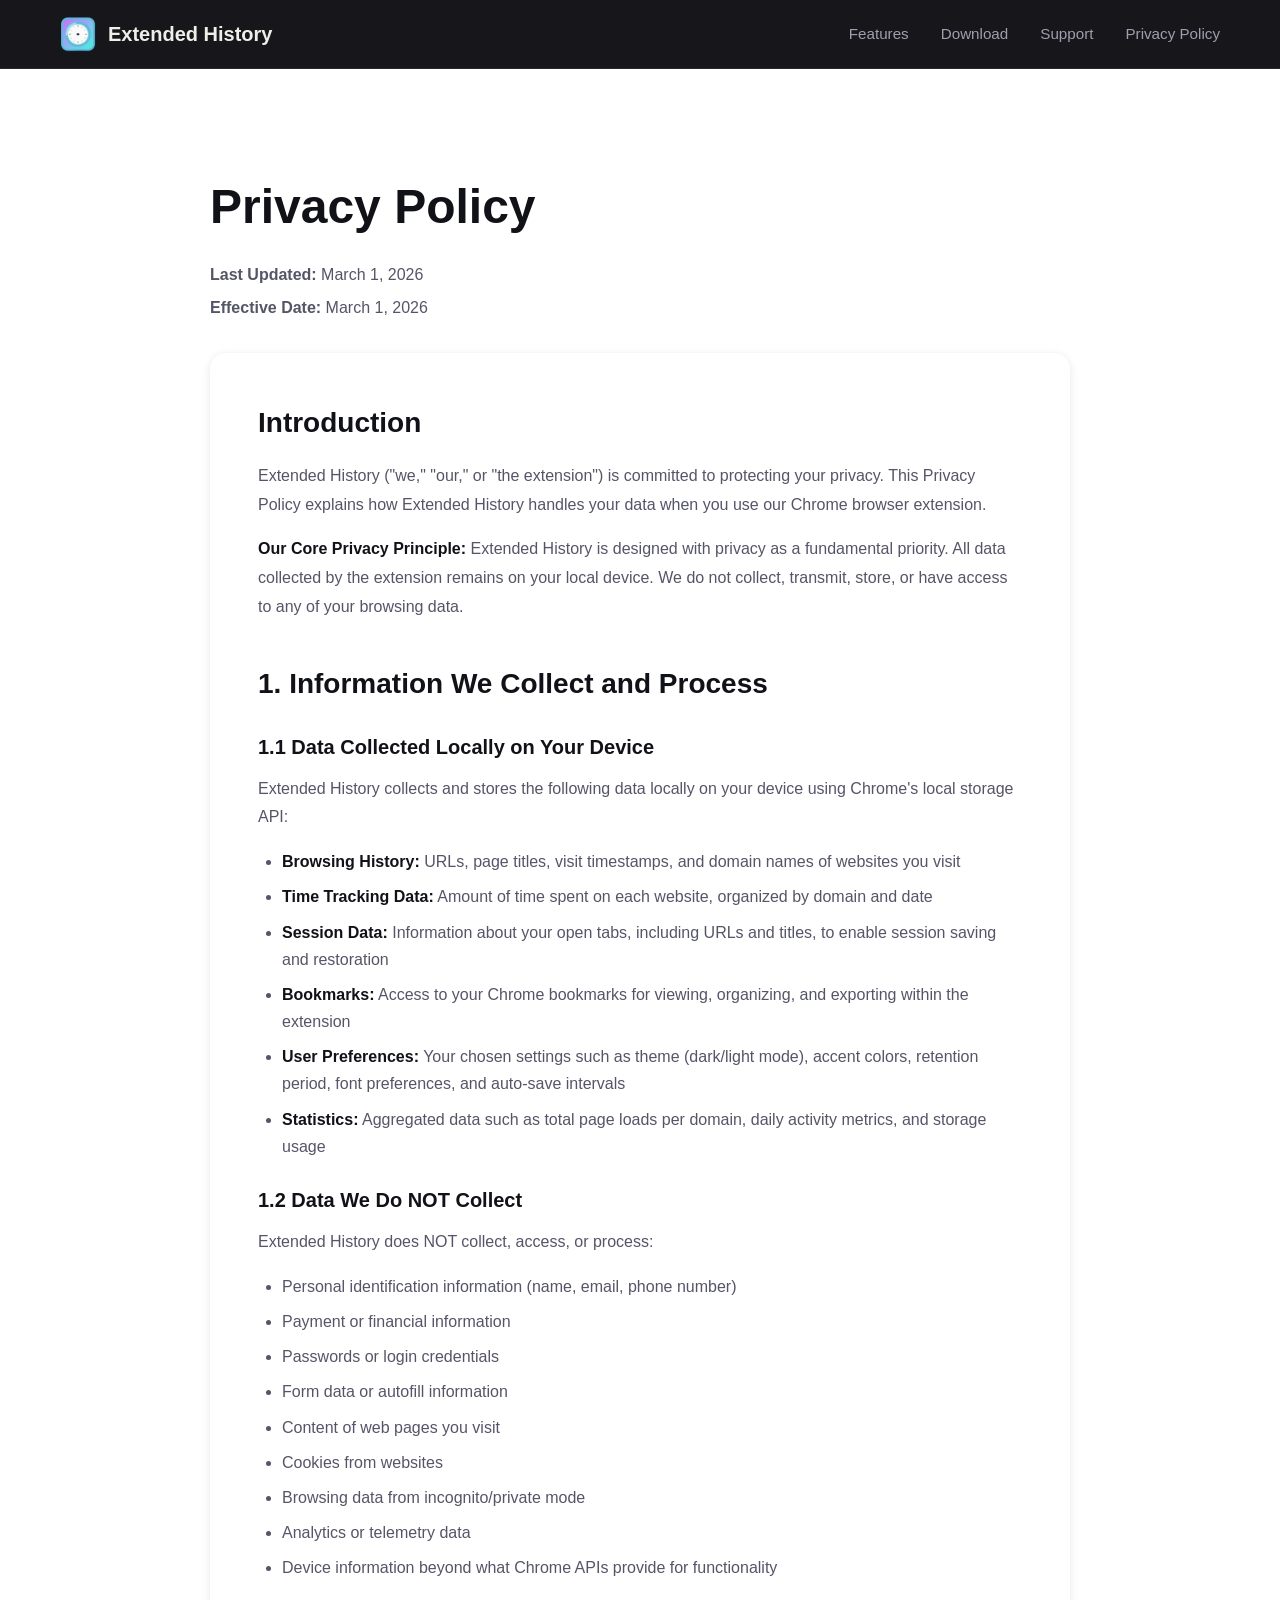
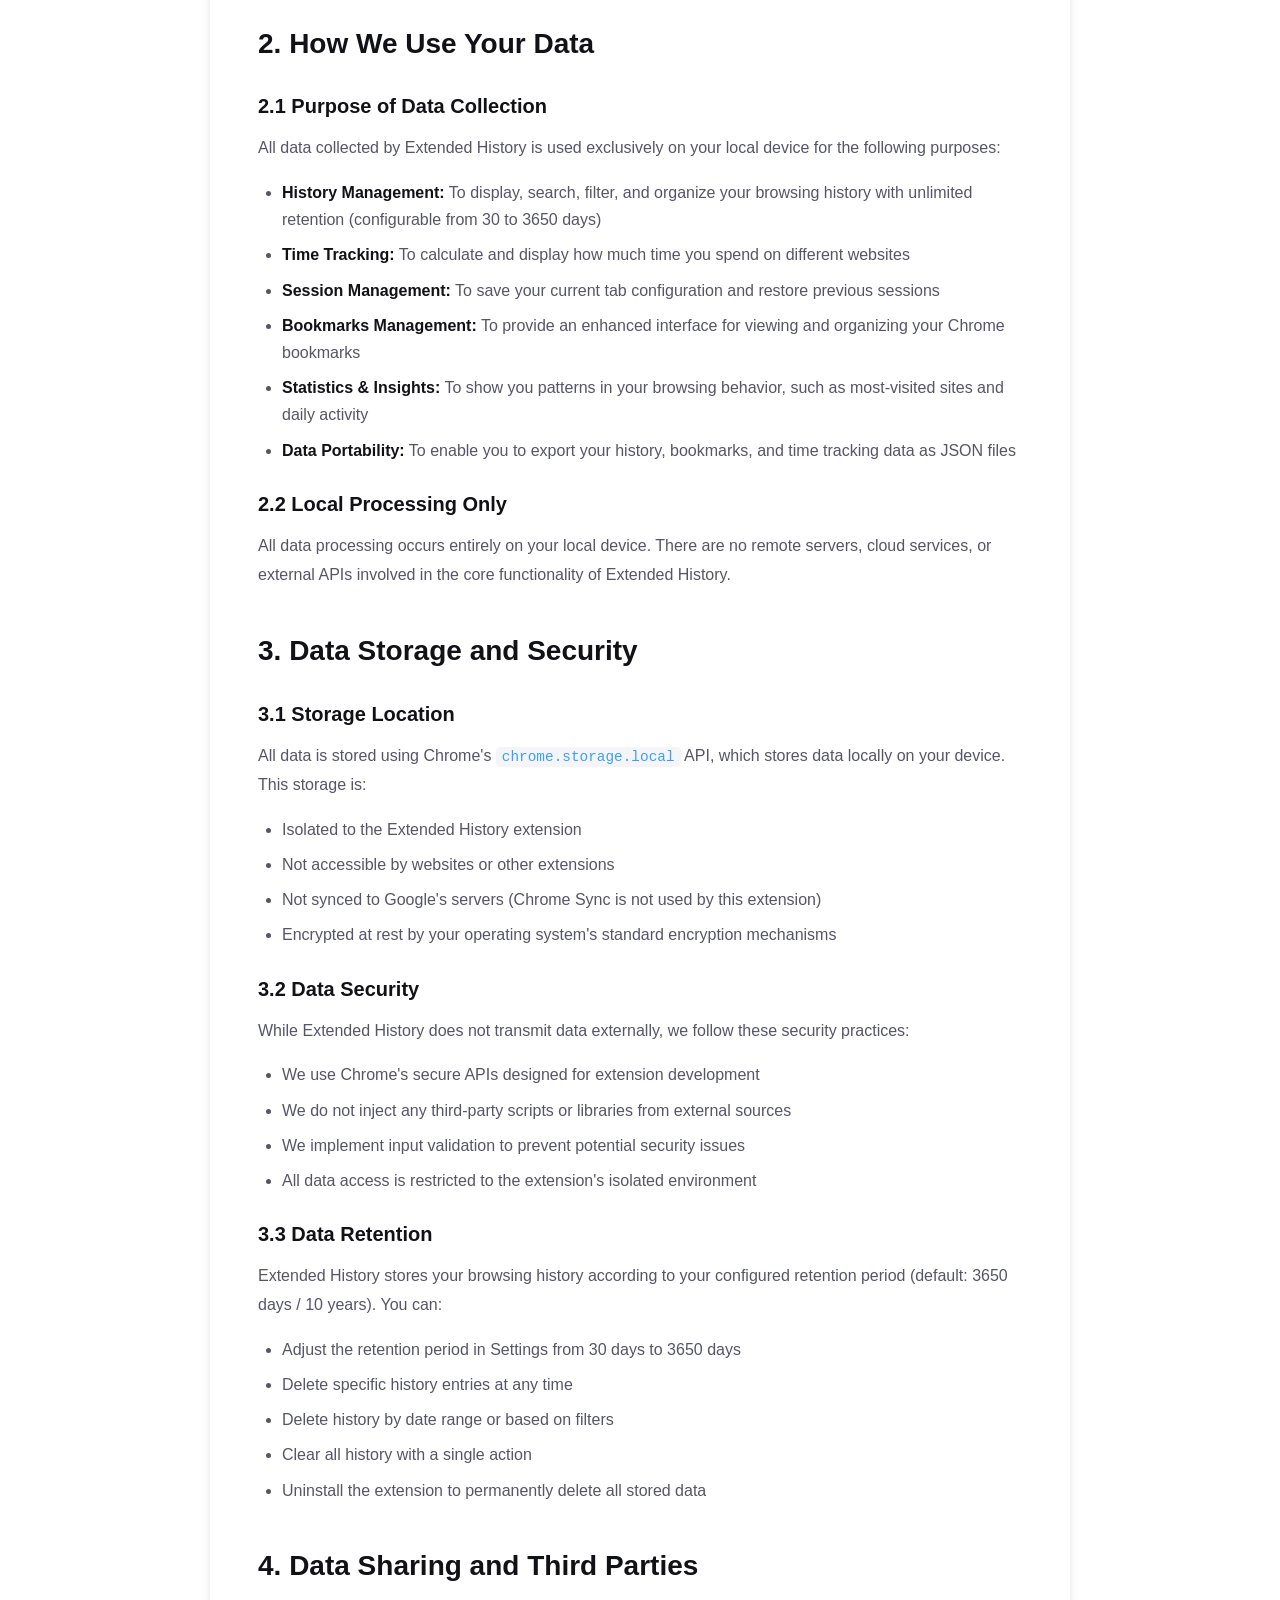
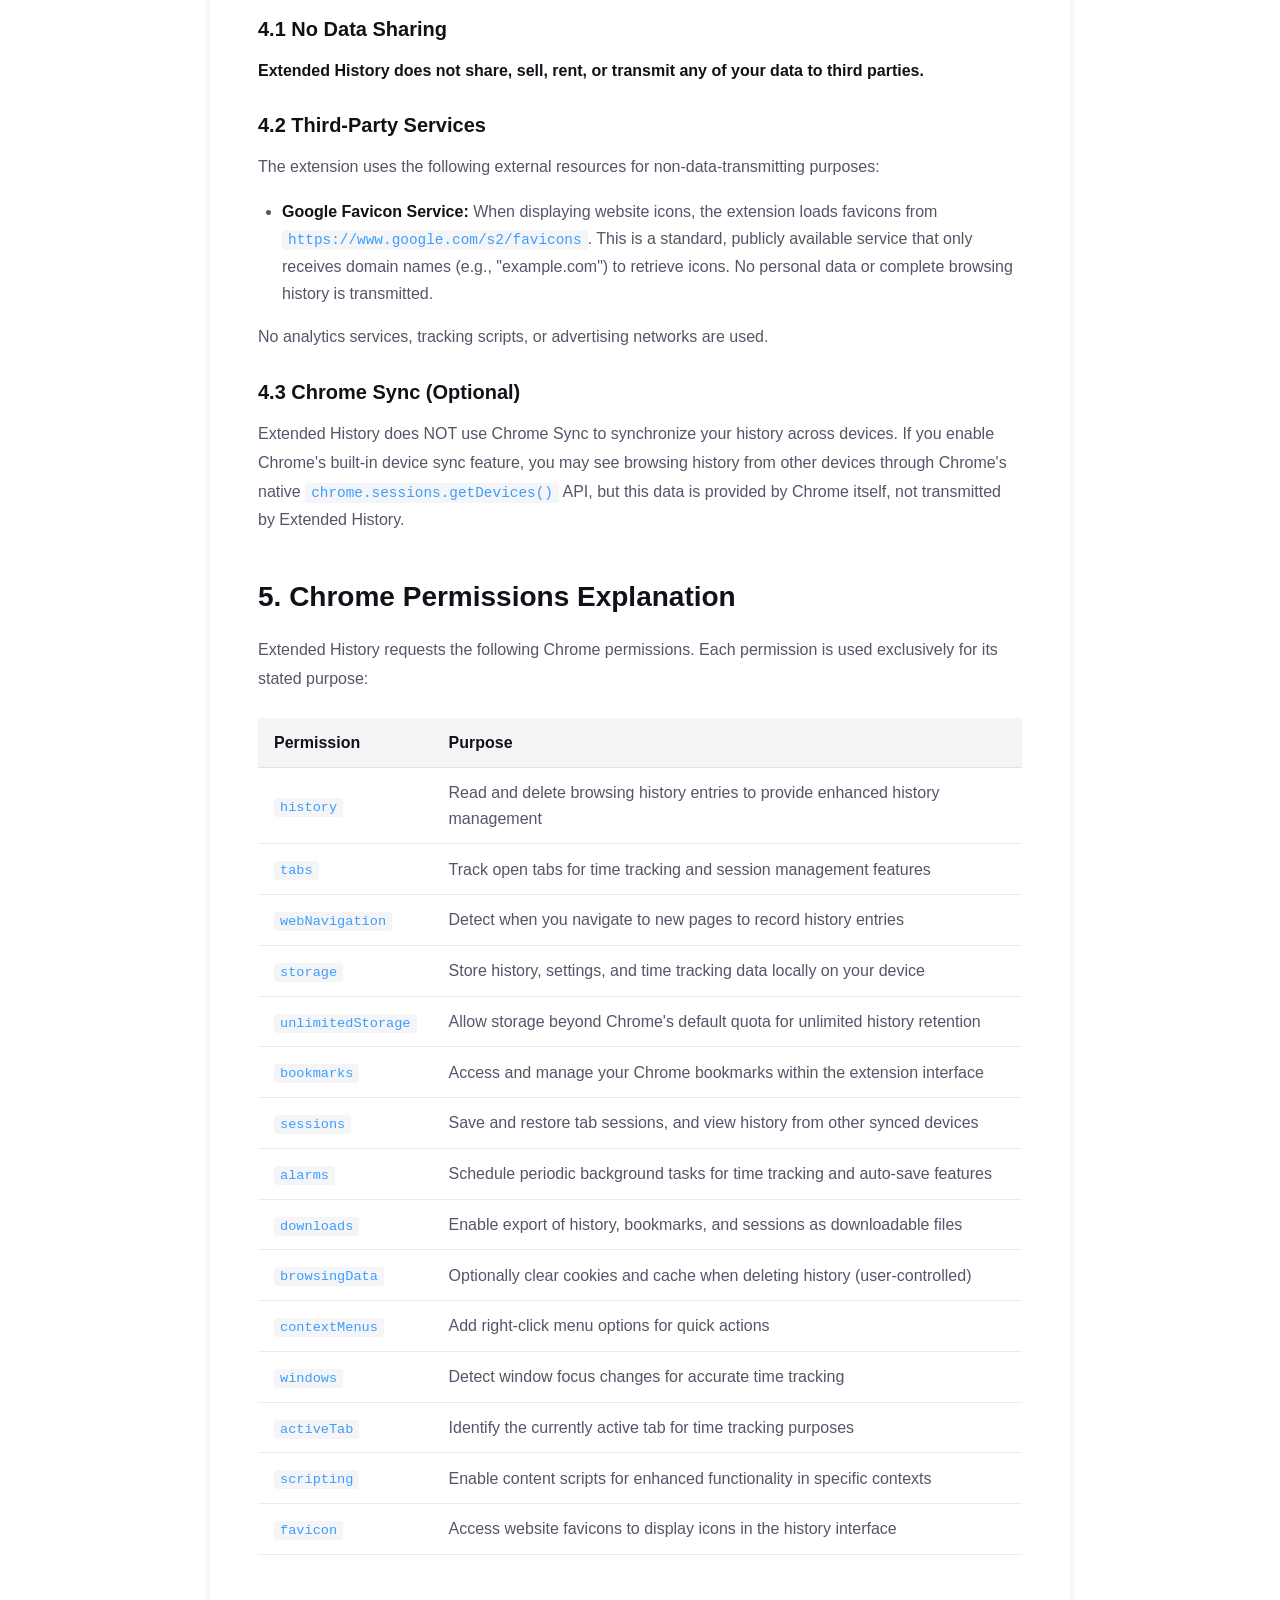
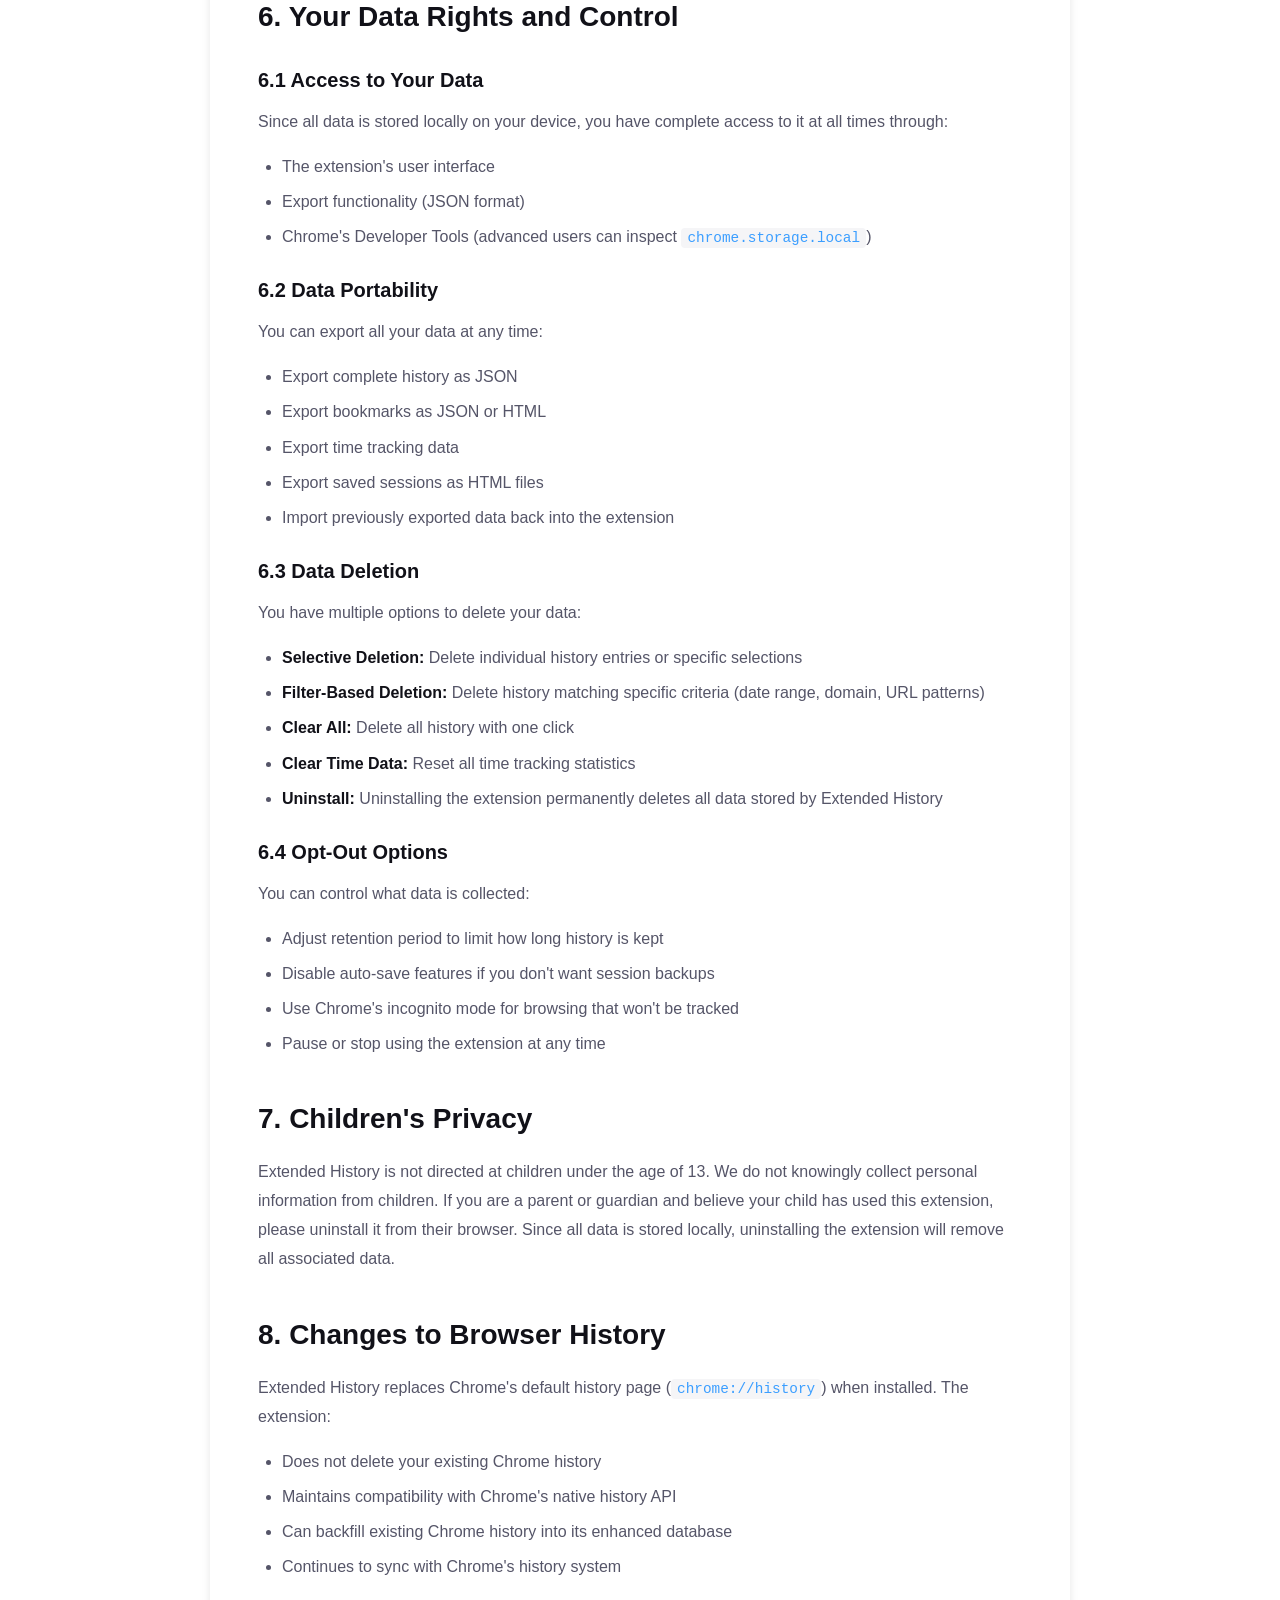
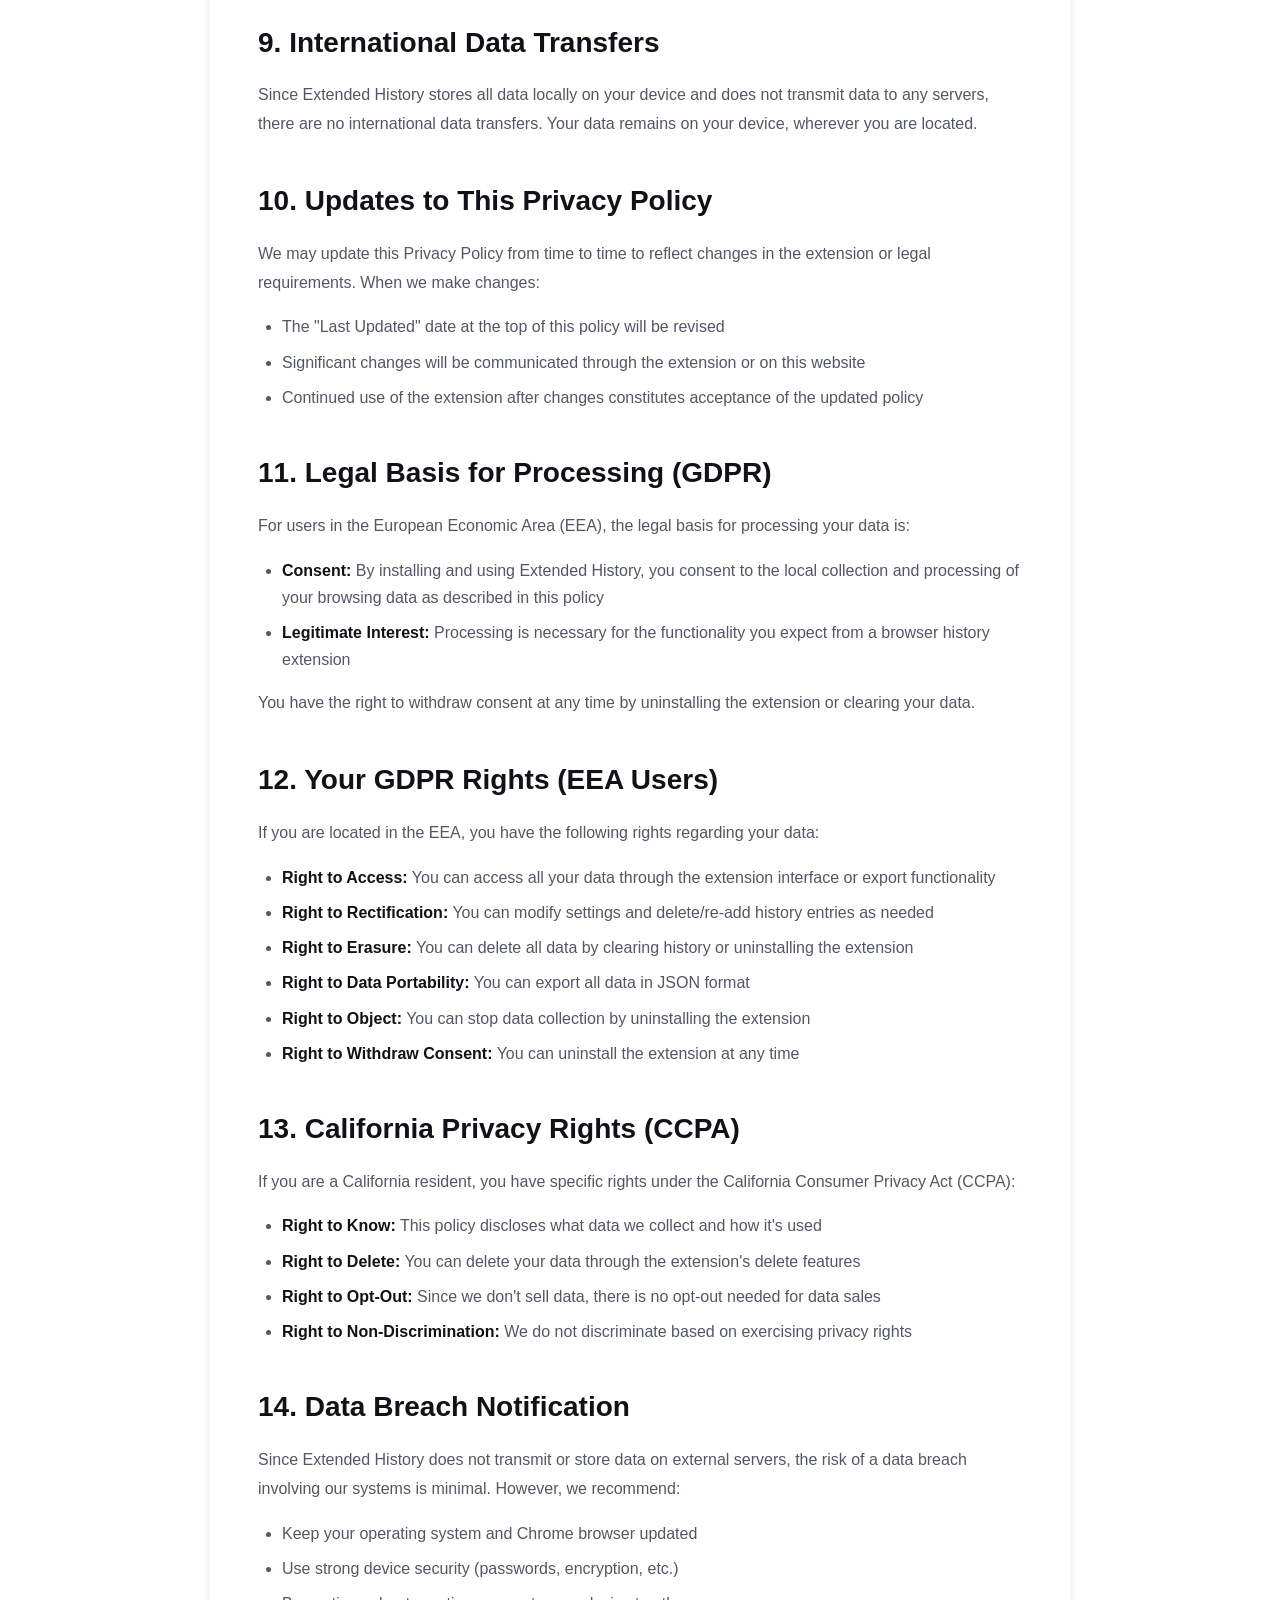
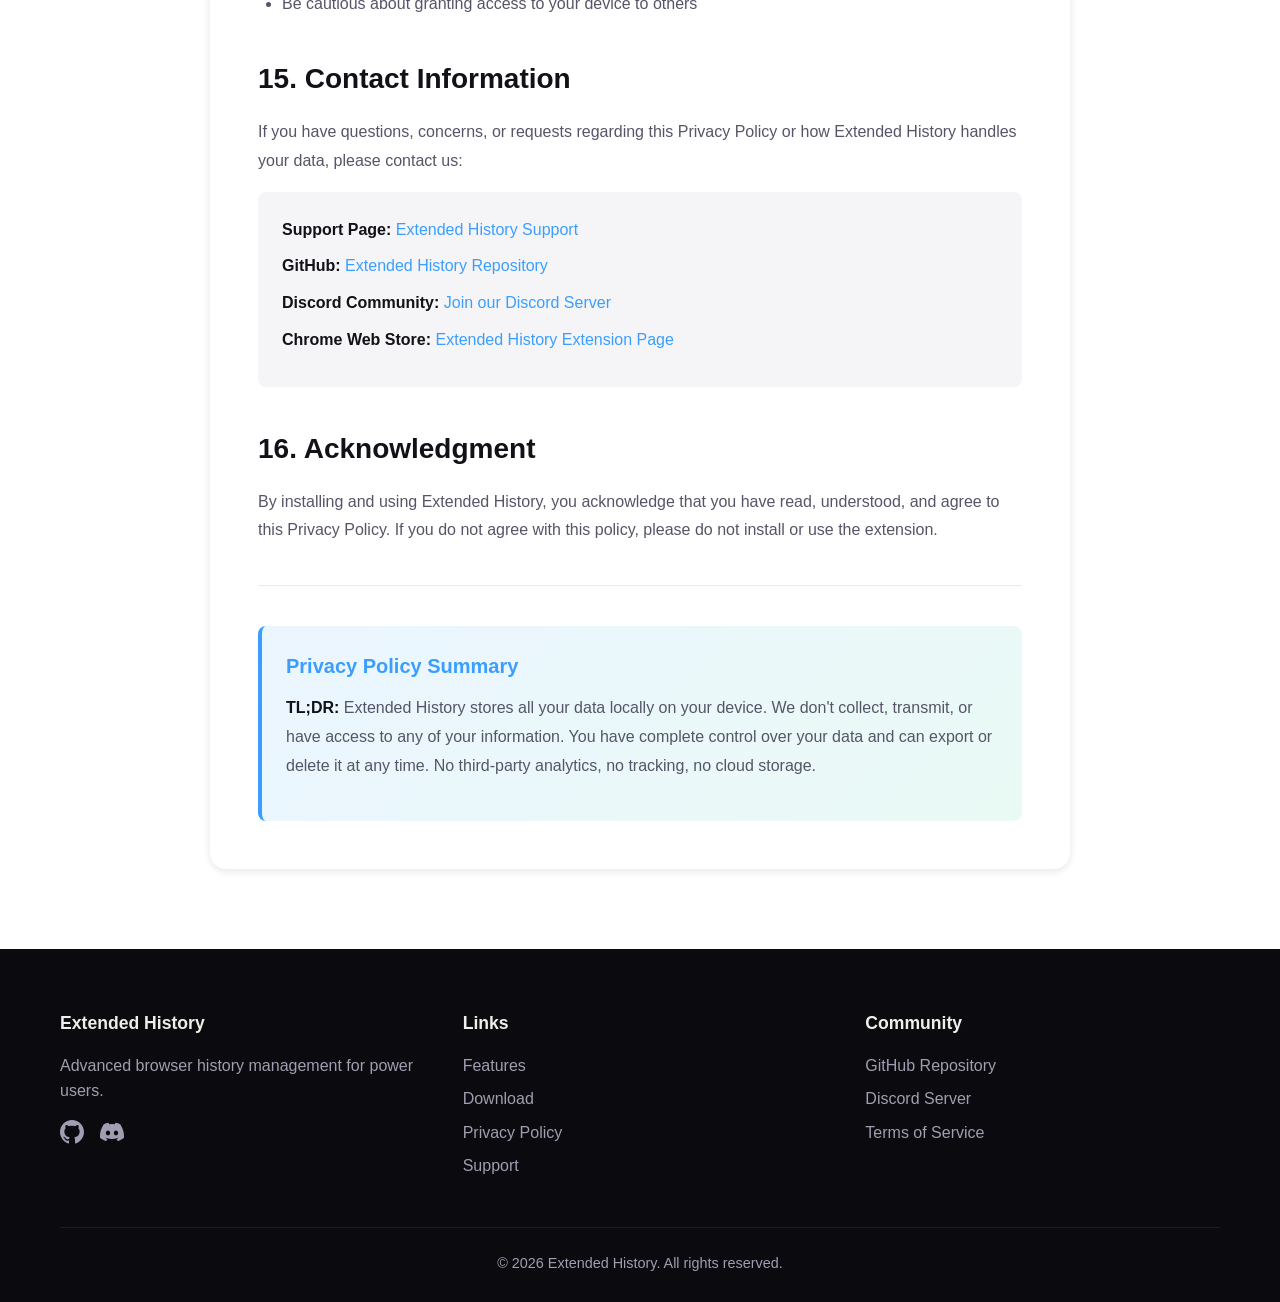
<file: ExtendedHistory/privacy-policy.html>
<!DOCTYPE html>
<html lang="en">
<head>
    <meta charset="UTF-8">
    <meta name="viewport" content="width=device-width, initial-scale=1.0">
    <title>Privacy Policy - Extended History</title>
    <meta name="description" content="Privacy Policy for Extended History Chrome Extension. Learn how we protect your data and respect your privacy.">
    <meta name="keywords" content="Extended History privacy policy, Chrome extension privacy, local storage, no data collection, GDPR, CCPA, browser history privacy, encrypted history, data control">
    <link rel="stylesheet" href="styles.css">
</head>
<body>
    <!-- Navigation -->
    <nav class="navbar">
        <div class="container">
            <div class="nav-wrapper">
                <div class="logo">
                    <a href="index.html">
                        <img src="icon128.png" alt="Extended History" class="logo-icon">
                        <span class="logo-text">Extended History</span>
                    </a>
                </div>
                <ul class="nav-links">
                    <li><a href="index.html#features">Features</a></li>
                    <li><a href="index.html#download">Download</a></li>
                    <li><a href="support.html">Support</a></li>
                    <li><a href="privacy-policy.html">Privacy Policy</a></li>
                </ul>
            </div>
        </div>
    </nav>

    <!-- Privacy Policy Content -->
    <section class="policy-section">
        <div class="container policy-container">
            <h1 class="policy-title">Privacy Policy</h1>
            <p class="policy-updated"><strong>Last Updated:</strong> March 1, 2026</p>
            <p class="policy-updated"><strong>Effective Date:</strong> March 1, 2026</p>

            <div class="policy-content">
                <h2>Introduction</h2>
                <p>Extended History ("we," "our," or "the extension") is committed to protecting your privacy. This Privacy Policy explains how Extended History handles your data when you use our Chrome browser extension.</p>
                
                <p><strong>Our Core Privacy Principle:</strong> Extended History is designed with privacy as a fundamental priority. All data collected by the extension remains on your local device. We do not collect, transmit, store, or have access to any of your browsing data.</p>

                <h2>1. Information We Collect and Process</h2>
                
                <h3>1.1 Data Collected Locally on Your Device</h3>
                <p>Extended History collects and stores the following data locally on your device using Chrome's local storage API:</p>
                
                <ul>
                    <li><strong>Browsing History:</strong> URLs, page titles, visit timestamps, and domain names of websites you visit</li>
                    <li><strong>Time Tracking Data:</strong> Amount of time spent on each website, organized by domain and date</li>
                    <li><strong>Session Data:</strong> Information about your open tabs, including URLs and titles, to enable session saving and restoration</li>
                    <li><strong>Bookmarks:</strong> Access to your Chrome bookmarks for viewing, organizing, and exporting within the extension</li>
                    <li><strong>User Preferences:</strong> Your chosen settings such as theme (dark/light mode), accent colors, retention period, font preferences, and auto-save intervals</li>
                    <li><strong>Statistics:</strong> Aggregated data such as total page loads per domain, daily activity metrics, and storage usage</li>
                </ul>

                <h3>1.2 Data We Do NOT Collect</h3>
                <p>Extended History does NOT collect, access, or process:</p>
                <ul>
                    <li>Personal identification information (name, email, phone number)</li>
                    <li>Payment or financial information</li>
                    <li>Passwords or login credentials</li>
                    <li>Form data or autofill information</li>
                    <li>Content of web pages you visit</li>
                    <li>Cookies from websites</li>
                    <li>Browsing data from incognito/private mode</li>
                    <li>Analytics or telemetry data</li>
                    <li>Device information beyond what Chrome APIs provide for functionality</li>
                </ul>

                <h2>2. How We Use Your Data</h2>
                
                <h3>2.1 Purpose of Data Collection</h3>
                <p>All data collected by Extended History is used exclusively on your local device for the following purposes:</p>
                
                <ul>
                    <li><strong>History Management:</strong> To display, search, filter, and organize your browsing history with unlimited retention (configurable from 30 to 3650 days)</li>
                    <li><strong>Time Tracking:</strong> To calculate and display how much time you spend on different websites</li>
                    <li><strong>Session Management:</strong> To save your current tab configuration and restore previous sessions</li>
                    <li><strong>Bookmarks Management:</strong> To provide an enhanced interface for viewing and organizing your Chrome bookmarks</li>
                    <li><strong>Statistics & Insights:</strong> To show you patterns in your browsing behavior, such as most-visited sites and daily activity</li>
                    <li><strong>Data Portability:</strong> To enable you to export your history, bookmarks, and time tracking data as JSON files</li>
                </ul>

                <h3>2.2 Local Processing Only</h3>
                <p>All data processing occurs entirely on your local device. There are no remote servers, cloud services, or external APIs involved in the core functionality of Extended History.</p>

                <h2>3. Data Storage and Security</h2>
                
                <h3>3.1 Storage Location</h3>
                <p>All data is stored using Chrome's <code>chrome.storage.local</code> API, which stores data locally on your device. This storage is:</p>
                <ul>
                    <li>Isolated to the Extended History extension</li>
                    <li>Not accessible by websites or other extensions</li>
                    <li>Not synced to Google's servers (Chrome Sync is not used by this extension)</li>
                    <li>Encrypted at rest by your operating system's standard encryption mechanisms</li>
                </ul>

                <h3>3.2 Data Security</h3>
                <p>While Extended History does not transmit data externally, we follow these security practices:</p>
                <ul>
                    <li>We use Chrome's secure APIs designed for extension development</li>
                    <li>We do not inject any third-party scripts or libraries from external sources</li>
                    <li>We implement input validation to prevent potential security issues</li>
                    <li>All data access is restricted to the extension's isolated environment</li>
                </ul>

                <h3>3.3 Data Retention</h3>
                <p>Extended History stores your browsing history according to your configured retention period (default: 3650 days / 10 years). You can:</p>
                <ul>
                    <li>Adjust the retention period in Settings from 30 days to 3650 days</li>
                    <li>Delete specific history entries at any time</li>
                    <li>Delete history by date range or based on filters</li>
                    <li>Clear all history with a single action</li>
                    <li>Uninstall the extension to permanently delete all stored data</li>
                </ul>

                <h2>4. Data Sharing and Third Parties</h2>
                
                <h3>4.1 No Data Sharing</h3>
                <p><strong>Extended History does not share, sell, rent, or transmit any of your data to third parties.</strong></p>
                
                <h3>4.2 Third-Party Services</h3>
                <p>The extension uses the following external resources for non-data-transmitting purposes:</p>
                <ul>
                    <li><strong>Google Favicon Service:</strong> When displaying website icons, the extension loads favicons from <code>https://www.google.com/s2/favicons</code>. This is a standard, publicly available service that only receives domain names (e.g., "example.com") to retrieve icons. No personal data or complete browsing history is transmitted.</li>
                </ul>
                
                <p>No analytics services, tracking scripts, or advertising networks are used.</p>

                <h3>4.3 Chrome Sync (Optional)</h3>
                <p>Extended History does NOT use Chrome Sync to synchronize your history across devices. If you enable Chrome's built-in device sync feature, you may see browsing history from other devices through Chrome's native <code>chrome.sessions.getDevices()</code> API, but this data is provided by Chrome itself, not transmitted by Extended History.</p>

                <h2>5. Chrome Permissions Explanation</h2>
                
                <p>Extended History requests the following Chrome permissions. Each permission is used exclusively for its stated purpose:</p>

                <table class="permissions-table">
                    <thead>
                        <tr>
                            <th>Permission</th>
                            <th>Purpose</th>
                        </tr>
                    </thead>
                    <tbody>
                        <tr>
                            <td><code>history</code></td>
                            <td>Read and delete browsing history entries to provide enhanced history management</td>
                        </tr>
                        <tr>
                            <td><code>tabs</code></td>
                            <td>Track open tabs for time tracking and session management features</td>
                        </tr>
                        <tr>
                            <td><code>webNavigation</code></td>
                            <td>Detect when you navigate to new pages to record history entries</td>
                        </tr>
                        <tr>
                            <td><code>storage</code></td>
                            <td>Store history, settings, and time tracking data locally on your device</td>
                        </tr>
                        <tr>
                            <td><code>unlimitedStorage</code></td>
                            <td>Allow storage beyond Chrome's default quota for unlimited history retention</td>
                        </tr>
                        <tr>
                            <td><code>bookmarks</code></td>
                            <td>Access and manage your Chrome bookmarks within the extension interface</td>
                        </tr>
                        <tr>
                            <td><code>sessions</code></td>
                            <td>Save and restore tab sessions, and view history from other synced devices</td>
                        </tr>
                        <tr>
                            <td><code>alarms</code></td>
                            <td>Schedule periodic background tasks for time tracking and auto-save features</td>
                        </tr>
                        <tr>
                            <td><code>downloads</code></td>
                            <td>Enable export of history, bookmarks, and sessions as downloadable files</td>
                        </tr>
                        <tr>
                            <td><code>browsingData</code></td>
                            <td>Optionally clear cookies and cache when deleting history (user-controlled)</td>
                        </tr>
                        <tr>
                            <td><code>contextMenus</code></td>
                            <td>Add right-click menu options for quick actions</td>
                        </tr>
                        <tr>
                            <td><code>windows</code></td>
                            <td>Detect window focus changes for accurate time tracking</td>
                        </tr>
                        <tr>
                            <td><code>activeTab</code></td>
                            <td>Identify the currently active tab for time tracking purposes</td>
                        </tr>
                        <tr>
                            <td><code>scripting</code></td>
                            <td>Enable content scripts for enhanced functionality in specific contexts</td>
                        </tr>
                        <tr>
                            <td><code>favicon</code></td>
                            <td>Access website favicons to display icons in the history interface</td>
                        </tr>
                    </tbody>
                </table>

                <h2>6. Your Data Rights and Control</h2>
                
                <h3>6.1 Access to Your Data</h3>
                <p>Since all data is stored locally on your device, you have complete access to it at all times through:</p>
                <ul>
                    <li>The extension's user interface</li>
                    <li>Export functionality (JSON format)</li>
                    <li>Chrome's Developer Tools (advanced users can inspect <code>chrome.storage.local</code>)</li>
                </ul>

                <h3>6.2 Data Portability</h3>
                <p>You can export all your data at any time:</p>
                <ul>
                    <li>Export complete history as JSON</li>
                    <li>Export bookmarks as JSON or HTML</li>
                    <li>Export time tracking data</li>
                    <li>Export saved sessions as HTML files</li>
                    <li>Import previously exported data back into the extension</li>
                </ul>

                <h3>6.3 Data Deletion</h3>
                <p>You have multiple options to delete your data:</p>
                <ul>
                    <li><strong>Selective Deletion:</strong> Delete individual history entries or specific selections</li>
                    <li><strong>Filter-Based Deletion:</strong> Delete history matching specific criteria (date range, domain, URL patterns)</li>
                    <li><strong>Clear All:</strong> Delete all history with one click</li>
                    <li><strong>Clear Time Data:</strong> Reset all time tracking statistics</li>
                    <li><strong>Uninstall:</strong> Uninstalling the extension permanently deletes all data stored by Extended History</li>
                </ul>

                <h3>6.4 Opt-Out Options</h3>
                <p>You can control what data is collected:</p>
                <ul>
                    <li>Adjust retention period to limit how long history is kept</li>
                    <li>Disable auto-save features if you don't want session backups</li>
                    <li>Use Chrome's incognito mode for browsing that won't be tracked</li>
                    <li>Pause or stop using the extension at any time</li>
                </ul>

                <h2>7. Children's Privacy</h2>
                <p>Extended History is not directed at children under the age of 13. We do not knowingly collect personal information from children. If you are a parent or guardian and believe your child has used this extension, please uninstall it from their browser. Since all data is stored locally, uninstalling the extension will remove all associated data.</p>

                <h2>8. Changes to Browser History</h2>
                <p>Extended History replaces Chrome's default history page (<code>chrome://history</code>) when installed. The extension:</p>
                <ul>
                    <li>Does not delete your existing Chrome history</li>
                    <li>Maintains compatibility with Chrome's native history API</li>
                    <li>Can backfill existing Chrome history into its enhanced database</li>
                    <li>Continues to sync with Chrome's history system</li>
                </ul>

                <h2>9. International Data Transfers</h2>
                <p>Since Extended History stores all data locally on your device and does not transmit data to any servers, there are no international data transfers. Your data remains on your device, wherever you are located.</p>

                <h2>10. Updates to This Privacy Policy</h2>
                <p>We may update this Privacy Policy from time to time to reflect changes in the extension or legal requirements. When we make changes:</p>
                <ul>
                    <li>The "Last Updated" date at the top of this policy will be revised</li>
                    <li>Significant changes will be communicated through the extension or on this website</li>
                    <li>Continued use of the extension after changes constitutes acceptance of the updated policy</li>
                </ul>

                <h2>11. Legal Basis for Processing (GDPR)</h2>
                <p>For users in the European Economic Area (EEA), the legal basis for processing your data is:</p>
                <ul>
                    <li><strong>Consent:</strong> By installing and using Extended History, you consent to the local collection and processing of your browsing data as described in this policy</li>
                    <li><strong>Legitimate Interest:</strong> Processing is necessary for the functionality you expect from a browser history extension</li>
                </ul>
                
                <p>You have the right to withdraw consent at any time by uninstalling the extension or clearing your data.</p>

                <h2>12. Your GDPR Rights (EEA Users)</h2>
                <p>If you are located in the EEA, you have the following rights regarding your data:</p>
                <ul>
                    <li><strong>Right to Access:</strong> You can access all your data through the extension interface or export functionality</li>
                    <li><strong>Right to Rectification:</strong> You can modify settings and delete/re-add history entries as needed</li>
                    <li><strong>Right to Erasure:</strong> You can delete all data by clearing history or uninstalling the extension</li>
                    <li><strong>Right to Data Portability:</strong> You can export all data in JSON format</li>
                    <li><strong>Right to Object:</strong> You can stop data collection by uninstalling the extension</li>
                    <li><strong>Right to Withdraw Consent:</strong> You can uninstall the extension at any time</li>
                </ul>

                <h2>13. California Privacy Rights (CCPA)</h2>
                <p>If you are a California resident, you have specific rights under the California Consumer Privacy Act (CCPA):</p>
                <ul>
                    <li><strong>Right to Know:</strong> This policy discloses what data we collect and how it's used</li>
                    <li><strong>Right to Delete:</strong> You can delete your data through the extension's delete features</li>
                    <li><strong>Right to Opt-Out:</strong> Since we don't sell data, there is no opt-out needed for data sales</li>
                    <li><strong>Right to Non-Discrimination:</strong> We do not discriminate based on exercising privacy rights</li>
                </ul>

                <h2>14. Data Breach Notification</h2>
                <p>Since Extended History does not transmit or store data on external servers, the risk of a data breach involving our systems is minimal. However, we recommend:</p>
                <ul>
                    <li>Keep your operating system and Chrome browser updated</li>
                    <li>Use strong device security (passwords, encryption, etc.)</li>
                    <li>Be cautious about granting access to your device to others</li>
                </ul>

                <h2>15. Contact Information</h2>
                <p>If you have questions, concerns, or requests regarding this Privacy Policy or how Extended History handles your data, please contact us:</p>
                
                <div class="contact-info">
                    <p><strong>Support Page:</strong> <a href="support.html">Extended History Support</a></p>
                    <p><strong>GitHub:</strong> <a href="https://github.com/banekondic1996/Extended-History---Chrome" target="_blank" rel="noopener noreferrer">Extended History Repository</a></p>
                    <p><strong>Discord Community:</strong> <a href="https://discord.com/invite/D4na6fbM" target="_blank" rel="noopener noreferrer">Join our Discord Server</a></p>
                    <p><strong>Chrome Web Store:</strong> <a href="#">Extended History Extension Page</a></p>
                </div>

                <h2>16. Acknowledgment</h2>
                <p>By installing and using Extended History, you acknowledge that you have read, understood, and agree to this Privacy Policy. If you do not agree with this policy, please do not install or use the extension.</p>

                <hr>

                <div class="policy-summary">
                    <h3>Privacy Policy Summary</h3>
                    <p><strong>TL;DR:</strong> Extended History stores all your data locally on your device. We don't collect, transmit, or have access to any of your information. You have complete control over your data and can export or delete it at any time. No third-party analytics, no tracking, no cloud storage.</p>
                </div>
            </div>
        </div>
    </section>

    <!-- Footer -->
    <footer class="footer">
        <div class="container">
            <div class="footer-content">
                <div class="footer-section">
                    <h4>Extended History</h4>
                    <p>Advanced browser history management for power users.</p>
                    <div style="display: flex; gap: 16px; margin-top: 16px;">
                        <a href="https://github.com/banekondic1996/Extended-History---Chrome" target="_blank" rel="noopener noreferrer" style="color: var(--text-secondary-dark); transition: color 0.2s;" onmouseover="this.style.color='var(--primary)'" onmouseout="this.style.color='var(--text-secondary-dark)'">
                            <svg width="24" height="24" viewBox="0 0 24 24" fill="currentColor">
                                <path d="M12 0c-6.626 0-12 5.373-12 12 0 5.302 3.438 9.8 8.207 11.387.599.111.793-.261.793-.577v-2.234c-3.338.726-4.033-1.416-4.033-1.416-.546-1.387-1.333-1.756-1.333-1.756-1.089-.745.083-.729.083-.729 1.205.084 1.839 1.237 1.839 1.237 1.07 1.834 2.807 1.304 3.492.997.107-.775.418-1.305.762-1.604-2.665-.305-5.467-1.334-5.467-5.931 0-1.311.469-2.381 1.236-3.221-.124-.303-.535-1.524.117-3.176 0 0 1.008-.322 3.301 1.23.957-.266 1.983-.399 3.003-.404 1.02.005 2.047.138 3.006.404 2.291-1.552 3.297-1.23 3.297-1.23.653 1.653.242 2.874.118 3.176.77.84 1.235 1.911 1.235 3.221 0 4.609-2.807 5.624-5.479 5.921.43.372.823 1.102.823 2.222v3.293c0 .319.192.694.801.576 4.765-1.589 8.199-6.086 8.199-11.386 0-6.627-5.373-12-12-12z"/>
                            </svg>
                        </a>
                        <a href="https://discord.com/invite/D4na6fbM" target="_blank" rel="noopener noreferrer" style="color: var(--text-secondary-dark); transition: color 0.2s;" onmouseover="this.style.color='var(--primary)'" onmouseout="this.style.color='var(--text-secondary-dark)'">
                            <svg width="24" height="24" viewBox="0 0 24 24" fill="currentColor">
                                <path d="M20.317 4.37a19.791 19.791 0 0 0-4.885-1.515a.074.074 0 0 0-.079.037c-.21.375-.444.864-.608 1.25a18.27 18.27 0 0 0-5.487 0a12.64 12.64 0 0 0-.617-1.25a.077.077 0 0 0-.079-.037A19.736 19.736 0 0 0 3.677 4.37a.07.07 0 0 0-.032.027C.533 9.046-.32 13.58.099 18.057a.082.082 0 0 0 .031.057a19.9 19.9 0 0 0 5.993 3.03a.078.078 0 0 0 .084-.028a14.09 14.09 0 0 0 1.226-1.994a.076.076 0 0 0-.041-.106a13.107 13.107 0 0 1-1.872-.892a.077.077 0 0 1-.008-.128a10.2 10.2 0 0 0 .372-.292a.074.074 0 0 1 .077-.01c3.928 1.793 8.18 1.793 12.062 0a.074.074 0 0 1 .078.01c.12.098.246.198.373.292a.077.077 0 0 1-.006.127a12.299 12.299 0 0 1-1.873.892a.077.077 0 0 0-.041.107c.36.698.772 1.362 1.225 1.993a.076.076 0 0 0 .084.028a19.839 19.839 0 0 0 6.002-3.03a.077.077 0 0 0 .032-.054c.5-5.177-.838-9.674-3.549-13.66a.061.061 0 0 0-.031-.03zM8.02 15.33c-1.183 0-2.157-1.085-2.157-2.419c0-1.333.956-2.419 2.157-2.419c1.21 0 2.176 1.096 2.157 2.42c0 1.333-.956 2.418-2.157 2.418zm7.975 0c-1.183 0-2.157-1.085-2.157-2.419c0-1.333.955-2.419 2.157-2.419c1.21 0 2.176 1.096 2.157 2.42c0 1.333-.946 2.418-2.157 2.418z"/>
                            </svg>
                        </a>
                    </div>
                </div>
                <div class="footer-section">
                    <h4>Links</h4>
                    <ul class="footer-links">
                        <li><a href="index.html#features">Features</a></li>
                        <li><a href="index.html#download">Download</a></li>
                        <li><a href="privacy-policy.html">Privacy Policy</a></li>
                        <li><a href="support.html">Support</a></li>
                    </ul>
                </div>
                <div class="footer-section">
                    <h4>Community</h4>
                    <ul class="footer-links">
                        <li><a href="https://github.com/banekondic1996/Extended-History---Chrome" target="_blank" rel="noopener noreferrer">GitHub Repository</a></li>
                        <li><a href="https://discord.com/invite/D4na6fbM" target="_blank" rel="noopener noreferrer">Discord Server</a></li>
                        <li><a href="terms.html">Terms of Service</a></li>
                    </ul>
                </div>
            </div>
            <div class="footer-bottom">
                <p>&copy; 2026 Extended History. All rights reserved.</p>
            </div>
        </div>
    </footer>
</body>
</html>
</file>
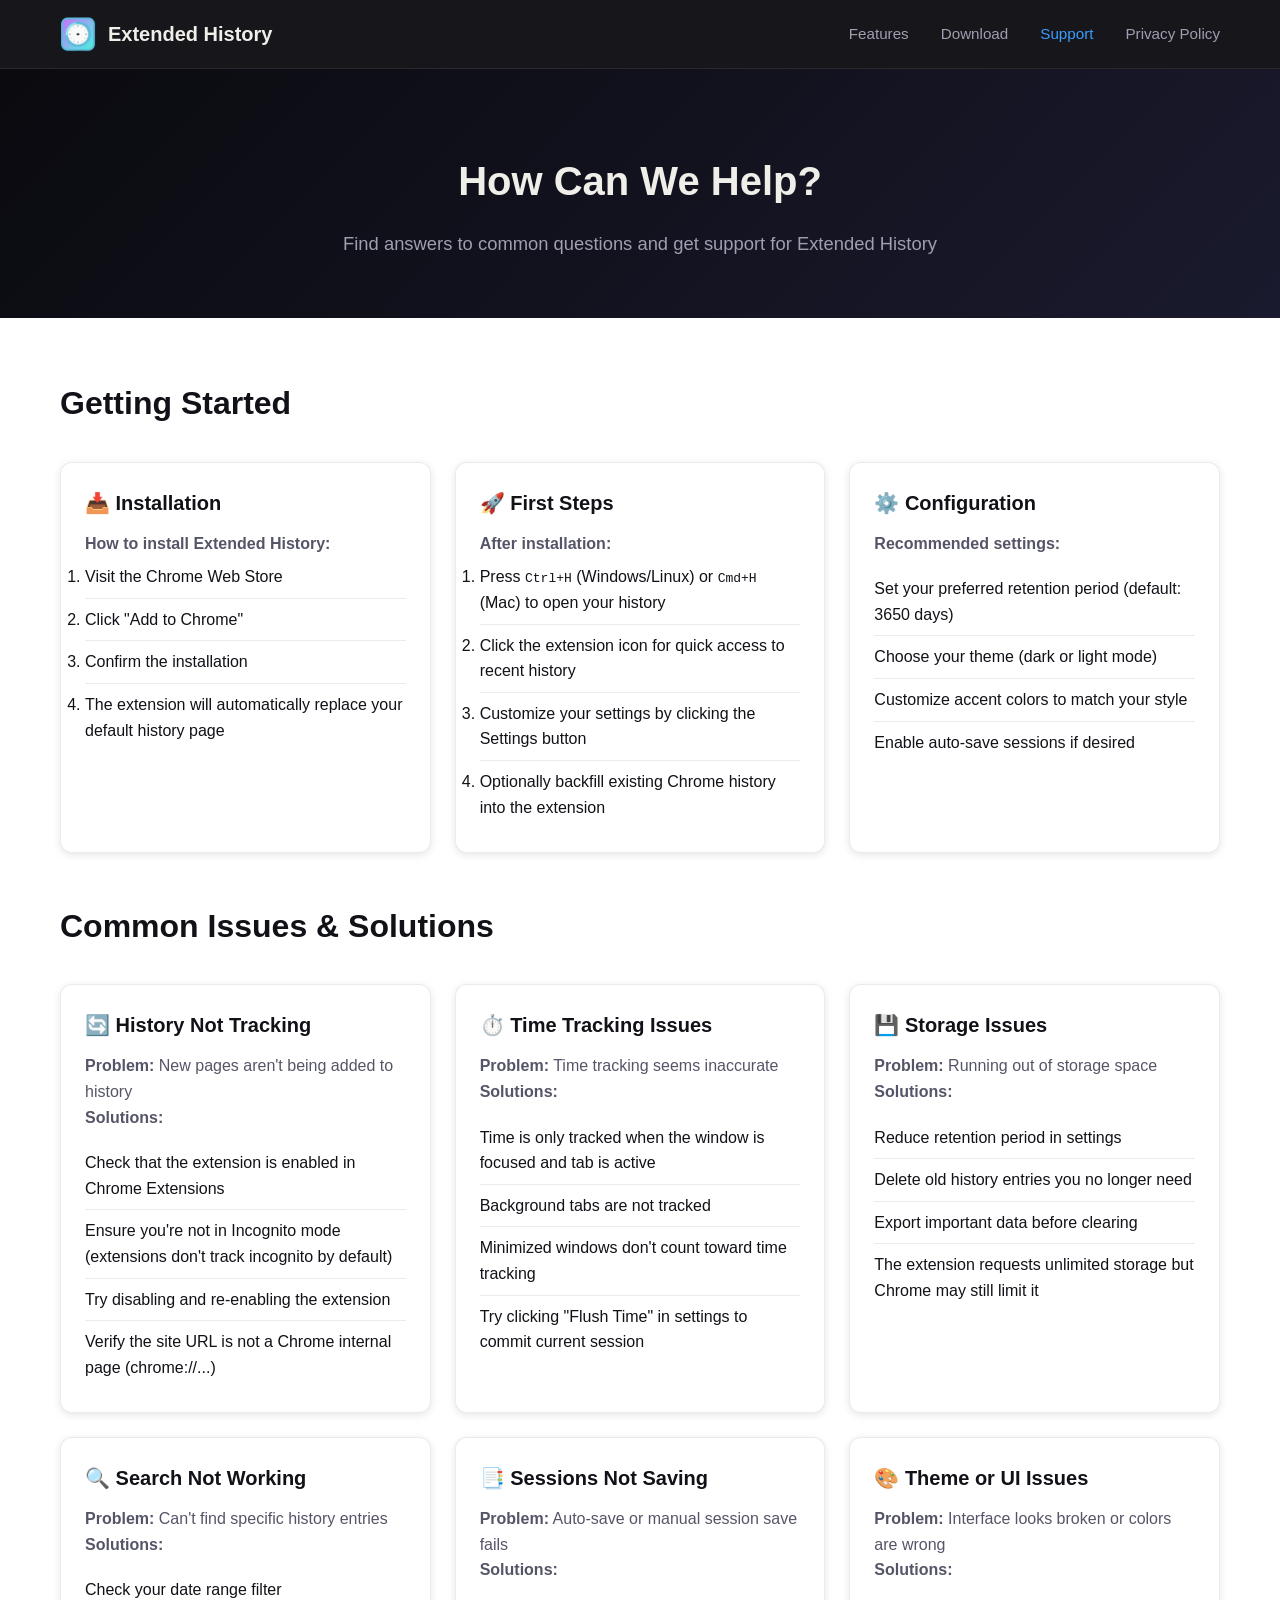
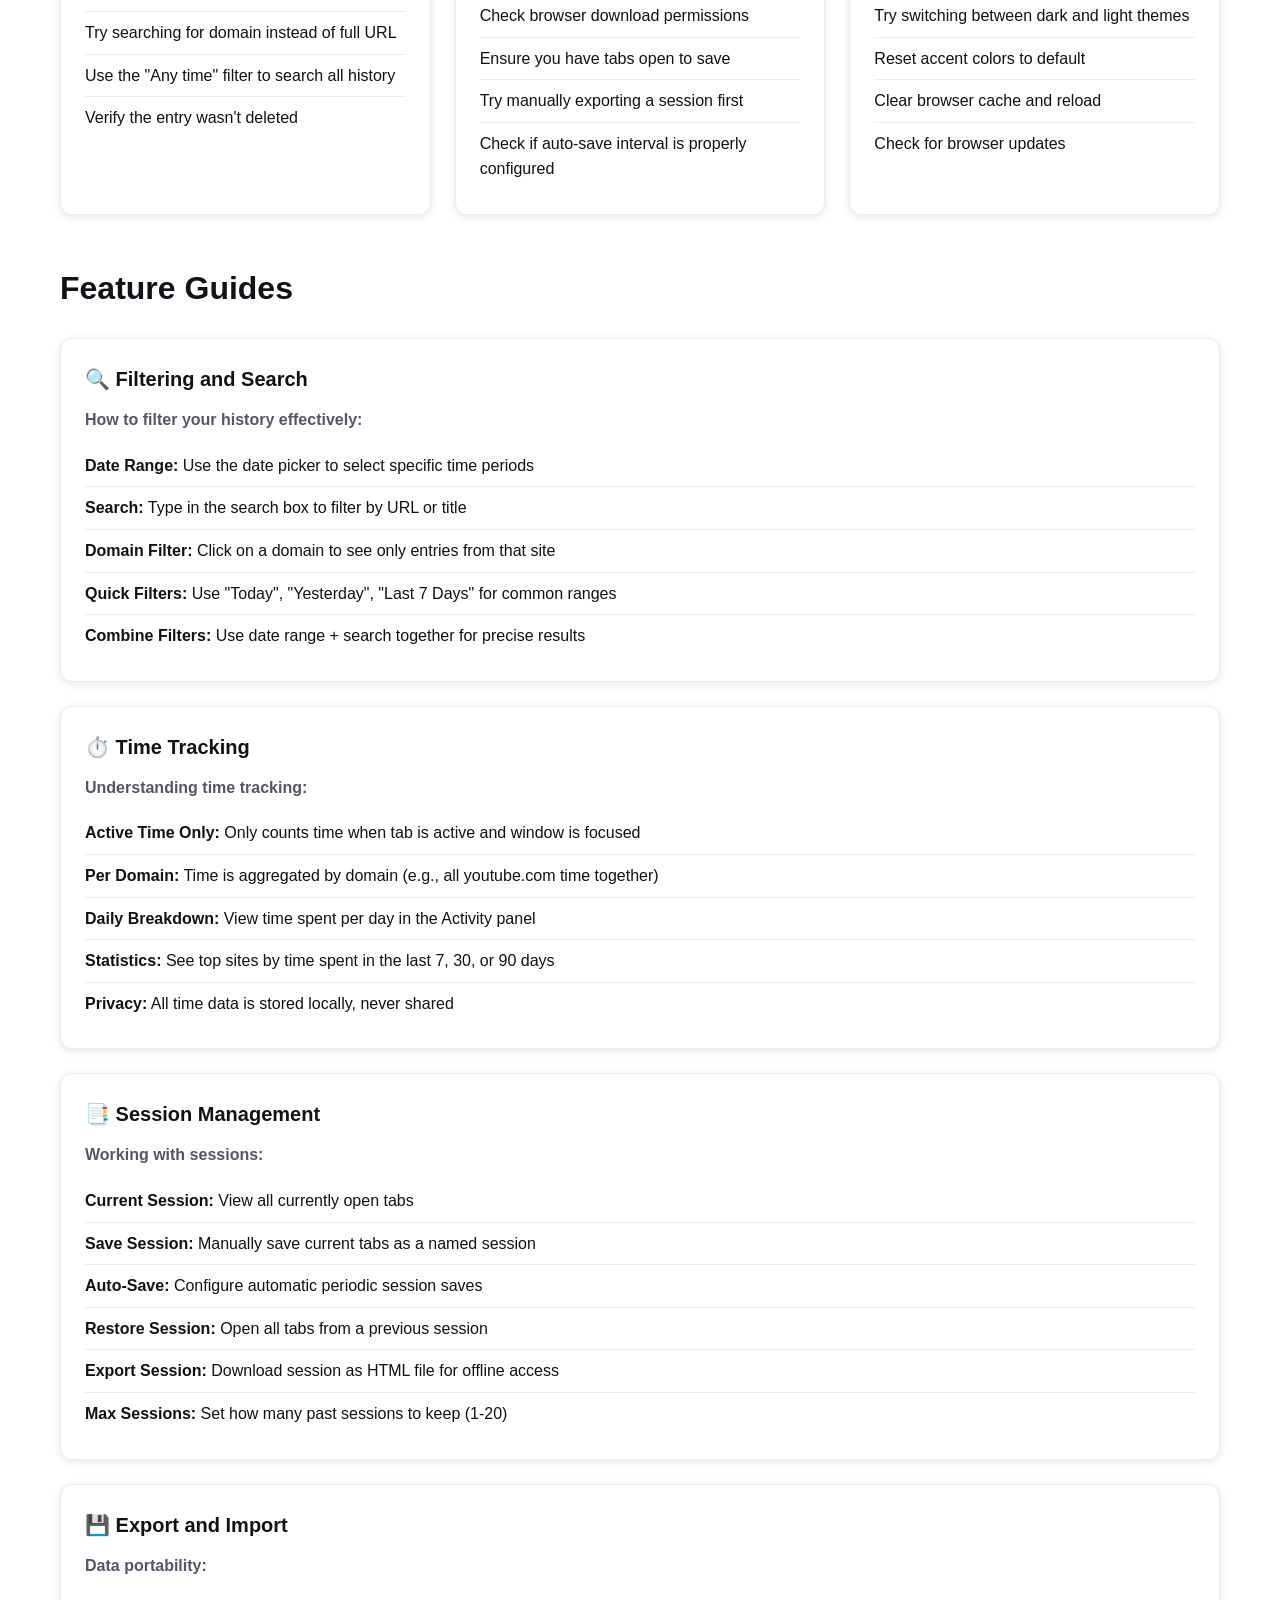
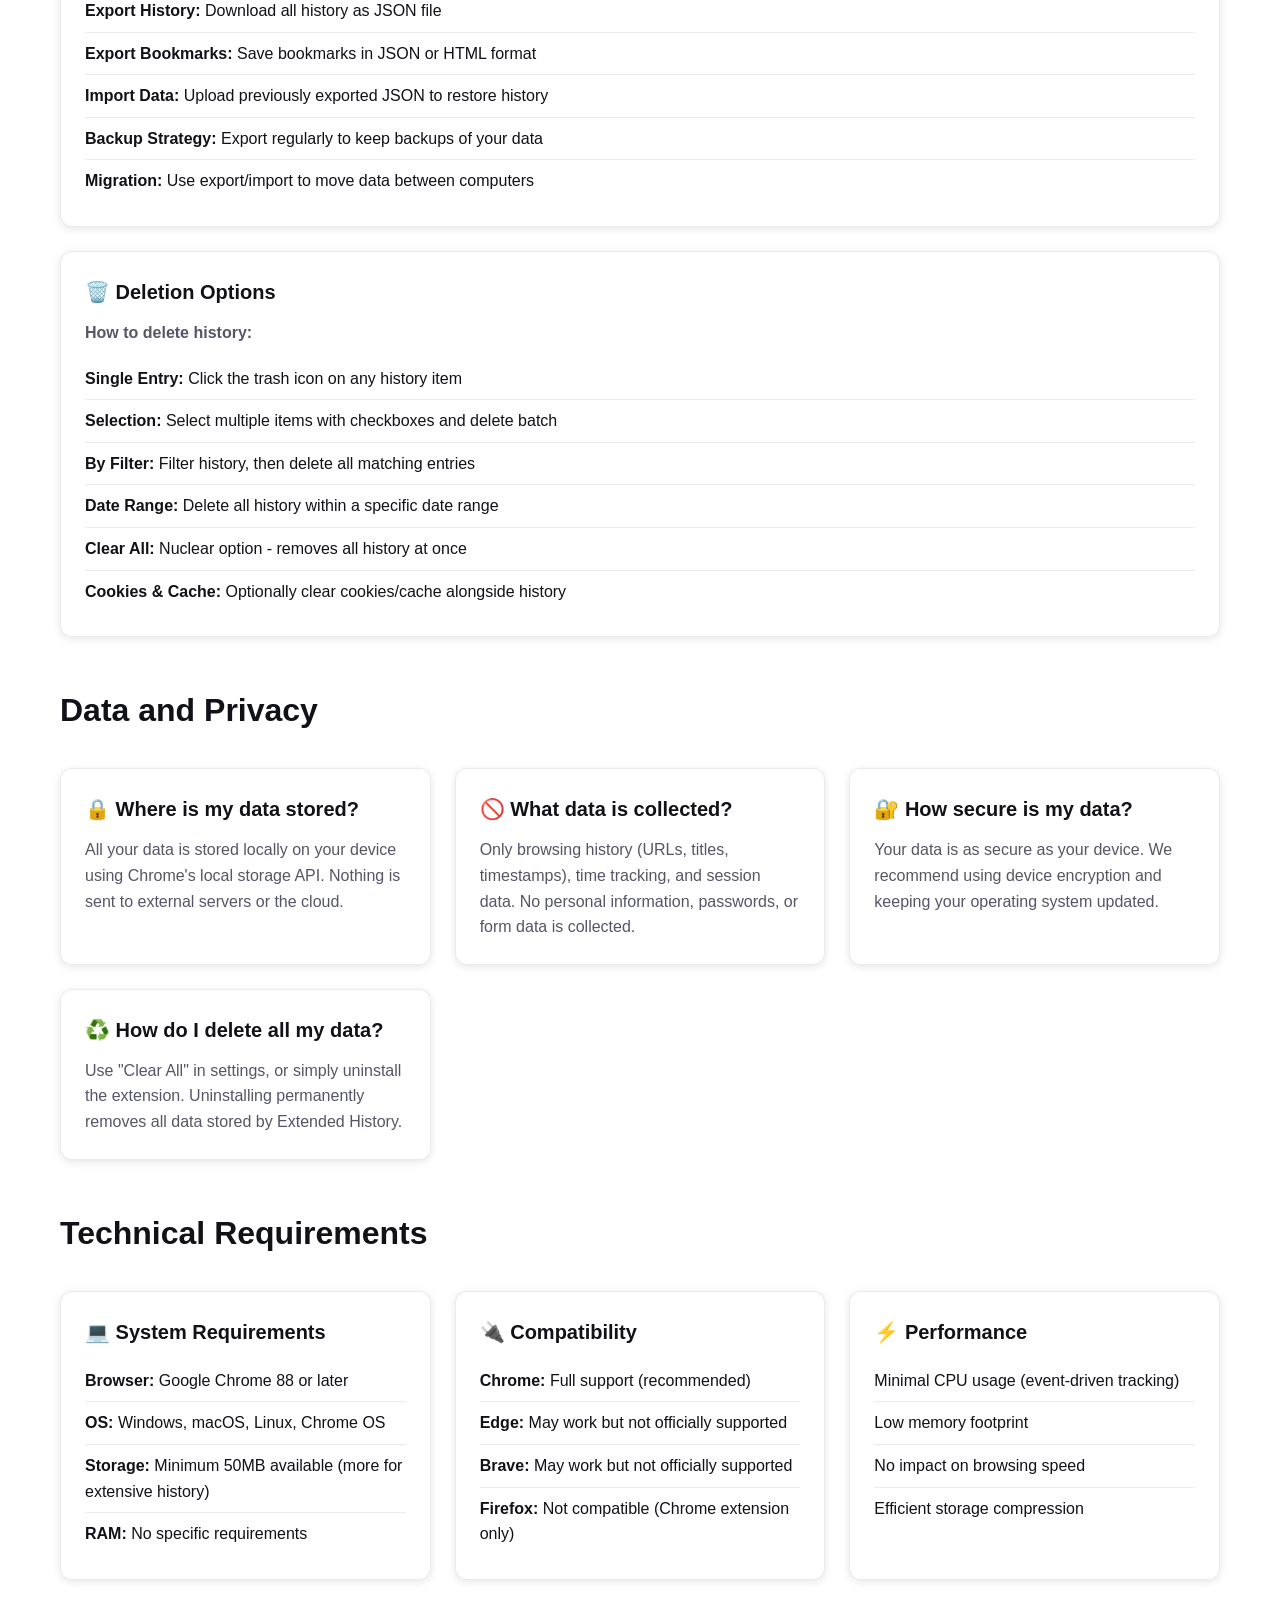
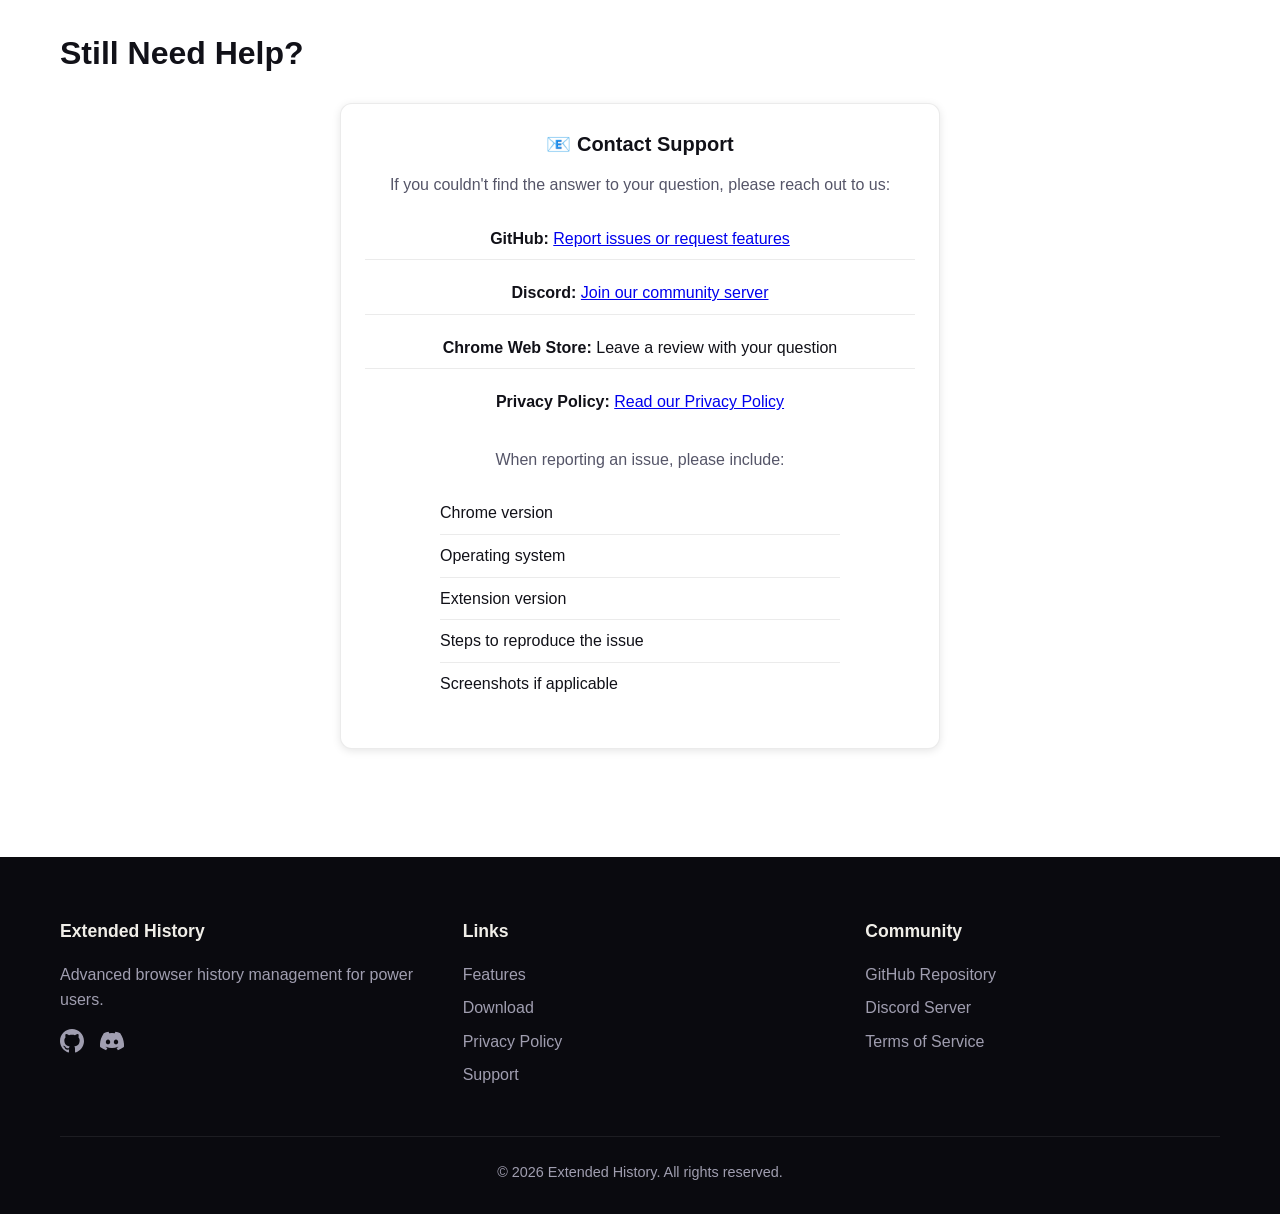
<file: ExtendedHistory/support.html>
<!DOCTYPE html>
<html lang="en">
<head>
    <meta charset="UTF-8">
    <meta name="viewport" content="width=device-width, initial-scale=1.0">
    <title>Support - Extended History</title>
    <meta name="description" content="Get help with Extended History Chrome Extension. Find answers to common questions and troubleshooting guides.">
    <meta name="keywords" content="Extended History support, Chrome extension help, history troubleshooting, tab storage help, ignore list setup, session manager guide, encrypted export help, popup search guide">
    <link rel="stylesheet" href="styles.css">
</head>
<body>
    <!-- Navigation -->
    <nav class="navbar">
        <div class="container">
            <div class="nav-wrapper">
                <div class="logo">
                    <a href="index.html">
                        <img src="icon128.png" alt="Extended History" class="logo-icon">
                        <span class="logo-text">Extended History</span>
                    </a>
                </div>
                <ul class="nav-links">
                    <li><a href="index.html#features">Features</a></li>
                    <li><a href="index.html#download">Download</a></li>
                    <li><a href="support.html">Support</a></li>
                    <li><a href="privacy-policy.html">Privacy Policy</a></li>
                </ul>
            </div>
        </div>
    </nav>

    <!-- Support Hero -->
    <section class="support-hero">
        <div class="container">
            <h1>How Can We Help?</h1>
            <p>Find answers to common questions and get support for Extended History</p>
        </div>
    </section>

    <!-- Support Content -->
    <section class="support-content">
        <div class="container">
            
            <!-- Getting Started -->
            <div class="support-section">
                <h2>Getting Started</h2>
                <div class="support-cards">
                    <div class="support-card">
                        <h3>📥 Installation</h3>
                        <p><strong>How to install Extended History:</strong></p>
                        <ol>
                            <li>Visit the Chrome Web Store</li>
                            <li>Click "Add to Chrome"</li>
                            <li>Confirm the installation</li>
                            <li>The extension will automatically replace your default history page</li>
                        </ol>
                    </div>
                    
                    <div class="support-card">
                        <h3>🚀 First Steps</h3>
                        <p><strong>After installation:</strong></p>
                        <ol>
                            <li>Press <code>Ctrl+H</code> (Windows/Linux) or <code>Cmd+H</code> (Mac) to open your history</li>
                            <li>Click the extension icon for quick access to recent history</li>
                            <li>Customize your settings by clicking the Settings button</li>
                            <li>Optionally backfill existing Chrome history into the extension</li>
                        </ol>
                    </div>
                    
                    <div class="support-card">
                        <h3>⚙️ Configuration</h3>
                        <p><strong>Recommended settings:</strong></p>
                        <ul>
                            <li>Set your preferred retention period (default: 3650 days)</li>
                            <li>Choose your theme (dark or light mode)</li>
                            <li>Customize accent colors to match your style</li>
                            <li>Enable auto-save sessions if desired</li>
                        </ul>
                    </div>
                </div>
            </div>

            <!-- Common Issues -->
            <div class="support-section">
                <h2>Common Issues & Solutions</h2>
                <div class="support-cards">
                    <div class="support-card">
                        <h3>🔄 History Not Tracking</h3>
                        <p><strong>Problem:</strong> New pages aren't being added to history</p>
                        <p><strong>Solutions:</strong></p>
                        <ul>
                            <li>Check that the extension is enabled in Chrome Extensions</li>
                            <li>Ensure you're not in Incognito mode (extensions don't track incognito by default)</li>
                            <li>Try disabling and re-enabling the extension</li>
                            <li>Verify the site URL is not a Chrome internal page (chrome://...)</li>
                        </ul>
                    </div>
                    
                    <div class="support-card">
                        <h3>⏱️ Time Tracking Issues</h3>
                        <p><strong>Problem:</strong> Time tracking seems inaccurate</p>
                        <p><strong>Solutions:</strong></p>
                        <ul>
                            <li>Time is only tracked when the window is focused and tab is active</li>
                            <li>Background tabs are not tracked</li>
                            <li>Minimized windows don't count toward time tracking</li>
                            <li>Try clicking "Flush Time" in settings to commit current session</li>
                        </ul>
                    </div>
                    
                    <div class="support-card">
                        <h3>💾 Storage Issues</h3>
                        <p><strong>Problem:</strong> Running out of storage space</p>
                        <p><strong>Solutions:</strong></p>
                        <ul>
                            <li>Reduce retention period in settings</li>
                            <li>Delete old history entries you no longer need</li>
                            <li>Export important data before clearing</li>
                            <li>The extension requests unlimited storage but Chrome may still limit it</li>
                        </ul>
                    </div>
                    
                    <div class="support-card">
                        <h3>🔍 Search Not Working</h3>
                        <p><strong>Problem:</strong> Can't find specific history entries</p>
                        <p><strong>Solutions:</strong></p>
                        <ul>
                            <li>Check your date range filter</li>
                            <li>Try searching for domain instead of full URL</li>
                            <li>Use the "Any time" filter to search all history</li>
                            <li>Verify the entry wasn't deleted</li>
                        </ul>
                    </div>
                    
                    <div class="support-card">
                        <h3>📑 Sessions Not Saving</h3>
                        <p><strong>Problem:</strong> Auto-save or manual session save fails</p>
                        <p><strong>Solutions:</strong></p>
                        <ul>
                            <li>Check browser download permissions</li>
                            <li>Ensure you have tabs open to save</li>
                            <li>Try manually exporting a session first</li>
                            <li>Check if auto-save interval is properly configured</li>
                        </ul>
                    </div>
                    
                    <div class="support-card">
                        <h3>🎨 Theme or UI Issues</h3>
                        <p><strong>Problem:</strong> Interface looks broken or colors are wrong</p>
                        <p><strong>Solutions:</strong></p>
                        <ul>
                            <li>Try switching between dark and light themes</li>
                            <li>Reset accent colors to default</li>
                            <li>Clear browser cache and reload</li>
                            <li>Check for browser updates</li>
                        </ul>
                    </div>
                </div>
            </div>

            <!-- Features Guide -->
            <div class="support-section">
                <h2>Feature Guides</h2>
                
                <div class="support-card" style="margin-bottom: 24px;">
                    <h3>🔍 Filtering and Search</h3>
                    <p><strong>How to filter your history effectively:</strong></p>
                    <ul>
                        <li><strong>Date Range:</strong> Use the date picker to select specific time periods</li>
                        <li><strong>Search:</strong> Type in the search box to filter by URL or title</li>
                        <li><strong>Domain Filter:</strong> Click on a domain to see only entries from that site</li>
                        <li><strong>Quick Filters:</strong> Use "Today", "Yesterday", "Last 7 Days" for common ranges</li>
                        <li><strong>Combine Filters:</strong> Use date range + search together for precise results</li>
                    </ul>
                </div>
                
                <div class="support-card" style="margin-bottom: 24px;">
                    <h3>⏱️ Time Tracking</h3>
                    <p><strong>Understanding time tracking:</strong></p>
                    <ul>
                        <li><strong>Active Time Only:</strong> Only counts time when tab is active and window is focused</li>
                        <li><strong>Per Domain:</strong> Time is aggregated by domain (e.g., all youtube.com time together)</li>
                        <li><strong>Daily Breakdown:</strong> View time spent per day in the Activity panel</li>
                        <li><strong>Statistics:</strong> See top sites by time spent in the last 7, 30, or 90 days</li>
                        <li><strong>Privacy:</strong> All time data is stored locally, never shared</li>
                    </ul>
                </div>
                
                <div class="support-card" style="margin-bottom: 24px;">
                    <h3>📑 Session Management</h3>
                    <p><strong>Working with sessions:</strong></p>
                    <ul>
                        <li><strong>Current Session:</strong> View all currently open tabs</li>
                        <li><strong>Save Session:</strong> Manually save current tabs as a named session</li>
                        <li><strong>Auto-Save:</strong> Configure automatic periodic session saves</li>
                        <li><strong>Restore Session:</strong> Open all tabs from a previous session</li>
                        <li><strong>Export Session:</strong> Download session as HTML file for offline access</li>
                        <li><strong>Max Sessions:</strong> Set how many past sessions to keep (1-20)</li>
                    </ul>
                </div>
                
                <div class="support-card" style="margin-bottom: 24px;">
                    <h3>💾 Export and Import</h3>
                    <p><strong>Data portability:</strong></p>
                    <ul>
                        <li><strong>Export History:</strong> Download all history as JSON file</li>
                        <li><strong>Export Bookmarks:</strong> Save bookmarks in JSON or HTML format</li>
                        <li><strong>Import Data:</strong> Upload previously exported JSON to restore history</li>
                        <li><strong>Backup Strategy:</strong> Export regularly to keep backups of your data</li>
                        <li><strong>Migration:</strong> Use export/import to move data between computers</li>
                    </ul>
                </div>
                
                <div class="support-card" style="margin-bottom: 24px;">
                    <h3>🗑️ Deletion Options</h3>
                    <p><strong>How to delete history:</strong></p>
                    <ul>
                        <li><strong>Single Entry:</strong> Click the trash icon on any history item</li>
                        <li><strong>Selection:</strong> Select multiple items with checkboxes and delete batch</li>
                        <li><strong>By Filter:</strong> Filter history, then delete all matching entries</li>
                        <li><strong>Date Range:</strong> Delete all history within a specific date range</li>
                        <li><strong>Clear All:</strong> Nuclear option - removes all history at once</li>
                        <li><strong>Cookies & Cache:</strong> Optionally clear cookies/cache alongside history</li>
                    </ul>
                </div>
            </div>

            <!-- Data and Privacy -->
            <div class="support-section">
                <h2>Data and Privacy</h2>
                <div class="support-cards">
                    <div class="support-card">
                        <h3>🔒 Where is my data stored?</h3>
                        <p>All your data is stored locally on your device using Chrome's local storage API. Nothing is sent to external servers or the cloud.</p>
                    </div>
                    
                    <div class="support-card">
                        <h3>🚫 What data is collected?</h3>
                        <p>Only browsing history (URLs, titles, timestamps), time tracking, and session data. No personal information, passwords, or form data is collected.</p>
                    </div>
                    
                    <div class="support-card">
                        <h3>🔐 How secure is my data?</h3>
                        <p>Your data is as secure as your device. We recommend using device encryption and keeping your operating system updated.</p>
                    </div>
                    
                    <div class="support-card">
                        <h3>♻️ How do I delete all my data?</h3>
                        <p>Use "Clear All" in settings, or simply uninstall the extension. Uninstalling permanently removes all data stored by Extended History.</p>
                    </div>
                </div>
            </div>

            <!-- Technical Requirements -->
            <div class="support-section">
                <h2>Technical Requirements</h2>
                <div class="support-cards">
                    <div class="support-card">
                        <h3>💻 System Requirements</h3>
                        <ul>
                            <li><strong>Browser:</strong> Google Chrome 88 or later</li>
                            <li><strong>OS:</strong> Windows, macOS, Linux, Chrome OS</li>
                            <li><strong>Storage:</strong> Minimum 50MB available (more for extensive history)</li>
                            <li><strong>RAM:</strong> No specific requirements</li>
                        </ul>
                    </div>
                    
                    <div class="support-card">
                        <h3>🔌 Compatibility</h3>
                        <ul>
                            <li><strong>Chrome:</strong> Full support (recommended)</li>
                            <li><strong>Edge:</strong> May work but not officially supported</li>
                            <li><strong>Brave:</strong> May work but not officially supported</li>
                            <li><strong>Firefox:</strong> Not compatible (Chrome extension only)</li>
                        </ul>
                    </div>
                    
                    <div class="support-card">
                        <h3>⚡ Performance</h3>
                        <ul>
                            <li>Minimal CPU usage (event-driven tracking)</li>
                            <li>Low memory footprint</li>
                            <li>No impact on browsing speed</li>
                            <li>Efficient storage compression</li>
                        </ul>
                    </div>
                </div>
            </div>

            <!-- Contact -->
            <div class="support-section">
                <h2>Still Need Help?</h2>
                <div class="support-card" style="text-align: center; max-width: 600px; margin: 0 auto;">
                    <h3>📧 Contact Support</h3>
                    <p>If you couldn't find the answer to your question, please reach out to us:</p>
                    <ul style="list-style: none; padding: 0; margin-top: 20px;">
                        <li style="margin-bottom: 12px;"><strong>GitHub:</strong> <a href="https://github.com/banekondic1996/Extended-History---Chrome" target="_blank" rel="noopener noreferrer">Report issues or request features</a></li>
                        <li style="margin-bottom: 12px;"><strong>Discord:</strong> <a href="https://discord.gg/xyzeh2WjmQ" target="_blank" rel="noopener noreferrer">Join our community server</a></li>
                        <li style="margin-bottom: 12px;"><strong>Chrome Web Store:</strong> Leave a review with your question</li>
                        <li><strong>Privacy Policy:</strong> <a href="privacy-policy.html">Read our Privacy Policy</a></li>
                    </ul>
                    <p style="margin-top: 24px;">When reporting an issue, please include:</p>
                    <ul style="text-align: left; max-width: 400px; margin: 20px auto;">
                        <li>Chrome version</li>
                        <li>Operating system</li>
                        <li>Extension version</li>
                        <li>Steps to reproduce the issue</li>
                        <li>Screenshots if applicable</li>
                    </ul>
                </div>
            </div>

        </div>
    </section>

    <!-- Footer -->
    <footer class="footer">
        <div class="container">
            <div class="footer-content">
                <div class="footer-section">
                    <h4>Extended History</h4>
                    <p>Advanced browser history management for power users.</p>
                    <div style="display: flex; gap: 16px; margin-top: 16px;">
                        <a href="https://github.com/banekondic1996/Extended-History---Chrome" target="_blank" rel="noopener noreferrer" style="color: var(--text-secondary-dark); transition: color 0.2s;" onmouseover="this.style.color='var(--primary)'" onmouseout="this.style.color='var(--text-secondary-dark)'">
                            <svg width="24" height="24" viewBox="0 0 24 24" fill="currentColor">
                                <path d="M12 0c-6.626 0-12 5.373-12 12 0 5.302 3.438 9.8 8.207 11.387.599.111.793-.261.793-.577v-2.234c-3.338.726-4.033-1.416-4.033-1.416-.546-1.387-1.333-1.756-1.333-1.756-1.089-.745.083-.729.083-.729 1.205.084 1.839 1.237 1.839 1.237 1.07 1.834 2.807 1.304 3.492.997.107-.775.418-1.305.762-1.604-2.665-.305-5.467-1.334-5.467-5.931 0-1.311.469-2.381 1.236-3.221-.124-.303-.535-1.524.117-3.176 0 0 1.008-.322 3.301 1.23.957-.266 1.983-.399 3.003-.404 1.02.005 2.047.138 3.006.404 2.291-1.552 3.297-1.23 3.297-1.23.653 1.653.242 2.874.118 3.176.77.84 1.235 1.911 1.235 3.221 0 4.609-2.807 5.624-5.479 5.921.43.372.823 1.102.823 2.222v3.293c0 .319.192.694.801.576 4.765-1.589 8.199-6.086 8.199-11.386 0-6.627-5.373-12-12-12z"/>
                            </svg>
                        </a>
                        <a href="https://discord.com/invite/D4na6fbM" target="_blank" rel="noopener noreferrer" style="color: var(--text-secondary-dark); transition: color 0.2s;" onmouseover="this.style.color='var(--primary)'" onmouseout="this.style.color='var(--text-secondary-dark)'">
                            <svg width="24" height="24" viewBox="0 0 24 24" fill="currentColor">
                                <path d="M20.317 4.37a19.791 19.791 0 0 0-4.885-1.515a.074.074 0 0 0-.079.037c-.21.375-.444.864-.608 1.25a18.27 18.27 0 0 0-5.487 0a12.64 12.64 0 0 0-.617-1.25a.077.077 0 0 0-.079-.037A19.736 19.736 0 0 0 3.677 4.37a.07.07 0 0 0-.032.027C.533 9.046-.32 13.58.099 18.057a.082.082 0 0 0 .031.057a19.9 19.9 0 0 0 5.993 3.03a.078.078 0 0 0 .084-.028a14.09 14.09 0 0 0 1.226-1.994a.076.076 0 0 0-.041-.106a13.107 13.107 0 0 1-1.872-.892a.077.077 0 0 1-.008-.128a10.2 10.2 0 0 0 .372-.292a.074.074 0 0 1 .077-.01c3.928 1.793 8.18 1.793 12.062 0a.074.074 0 0 1 .078.01c.12.098.246.198.373.292a.077.077 0 0 1-.006.127a12.299 12.299 0 0 1-1.873.892a.077.077 0 0 0-.041.107c.36.698.772 1.362 1.225 1.993a.076.076 0 0 0 .084.028a19.839 19.839 0 0 0 6.002-3.03a.077.077 0 0 0 .032-.054c.5-5.177-.838-9.674-3.549-13.66a.061.061 0 0 0-.031-.03zM8.02 15.33c-1.183 0-2.157-1.085-2.157-2.419c0-1.333.956-2.419 2.157-2.419c1.21 0 2.176 1.096 2.157 2.42c0 1.333-.956 2.418-2.157 2.418zm7.975 0c-1.183 0-2.157-1.085-2.157-2.419c0-1.333.955-2.419 2.157-2.419c1.21 0 2.176 1.096 2.157 2.42c0 1.333-.946 2.418-2.157 2.418z"/>
                            </svg>
                        </a>
                    </div>
                </div>
                <div class="footer-section">
                    <h4>Links</h4>
                    <ul class="footer-links">
                        <li><a href="index.html#features">Features</a></li>
                        <li><a href="index.html#download">Download</a></li>
                        <li><a href="privacy-policy.html">Privacy Policy</a></li>
                        <li><a href="support.html">Support</a></li>
                    </ul>
                </div>
                <div class="footer-section">
                    <h4>Community</h4>
                    <ul class="footer-links">
                        <li><a href="https://github.com/banekondic1996/Extended-History---Chrome" target="_blank" rel="noopener noreferrer">GitHub Repository</a></li>
                        <li><a href="https://discord.com/invite/D4na6fbM" target="_blank" rel="noopener noreferrer">Discord Server</a></li>
                        <li><a href="terms.html">Terms of Service</a></li>
                    </ul>
                </div>
            </div>
            <div class="footer-bottom">
                <p>&copy; 2026 Extended History. All rights reserved.</p>
            </div>
        </div>
    </footer>

    <script src="script.js"></script>
</body>
</html>
</file>
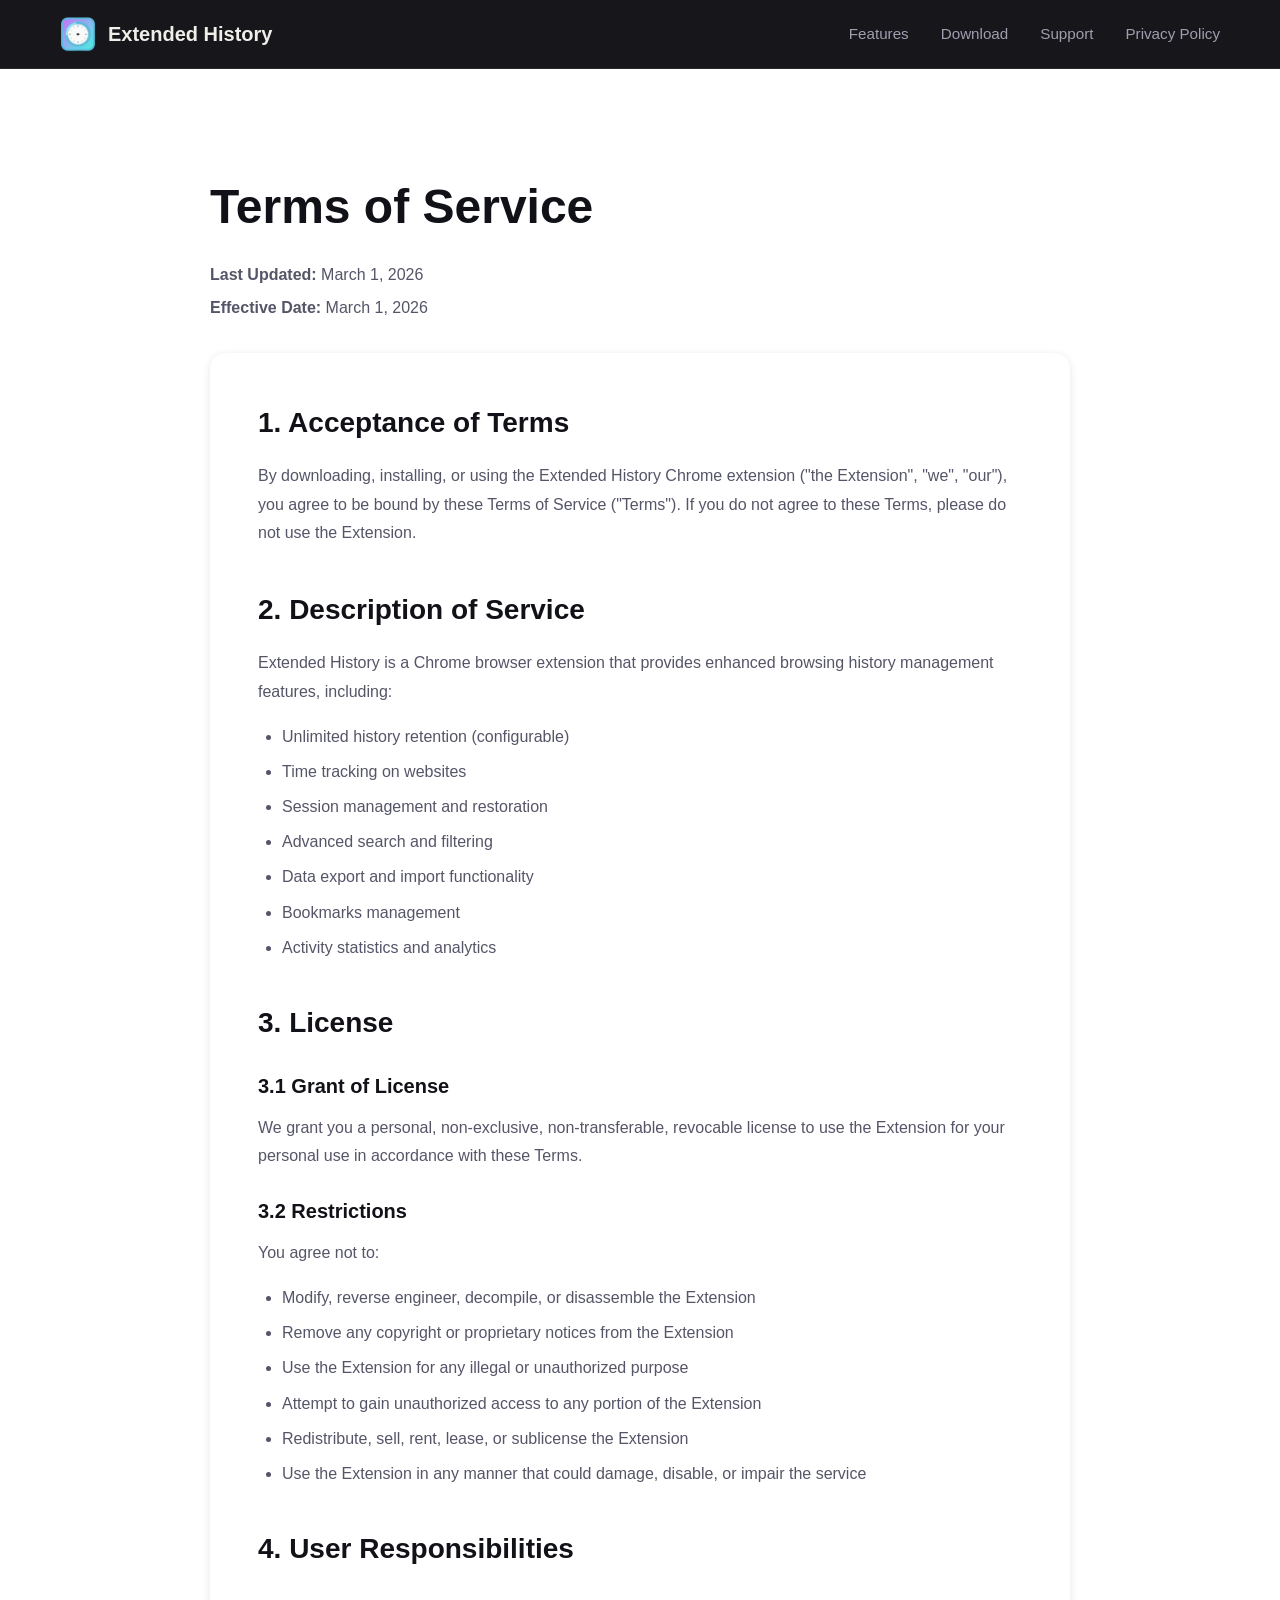
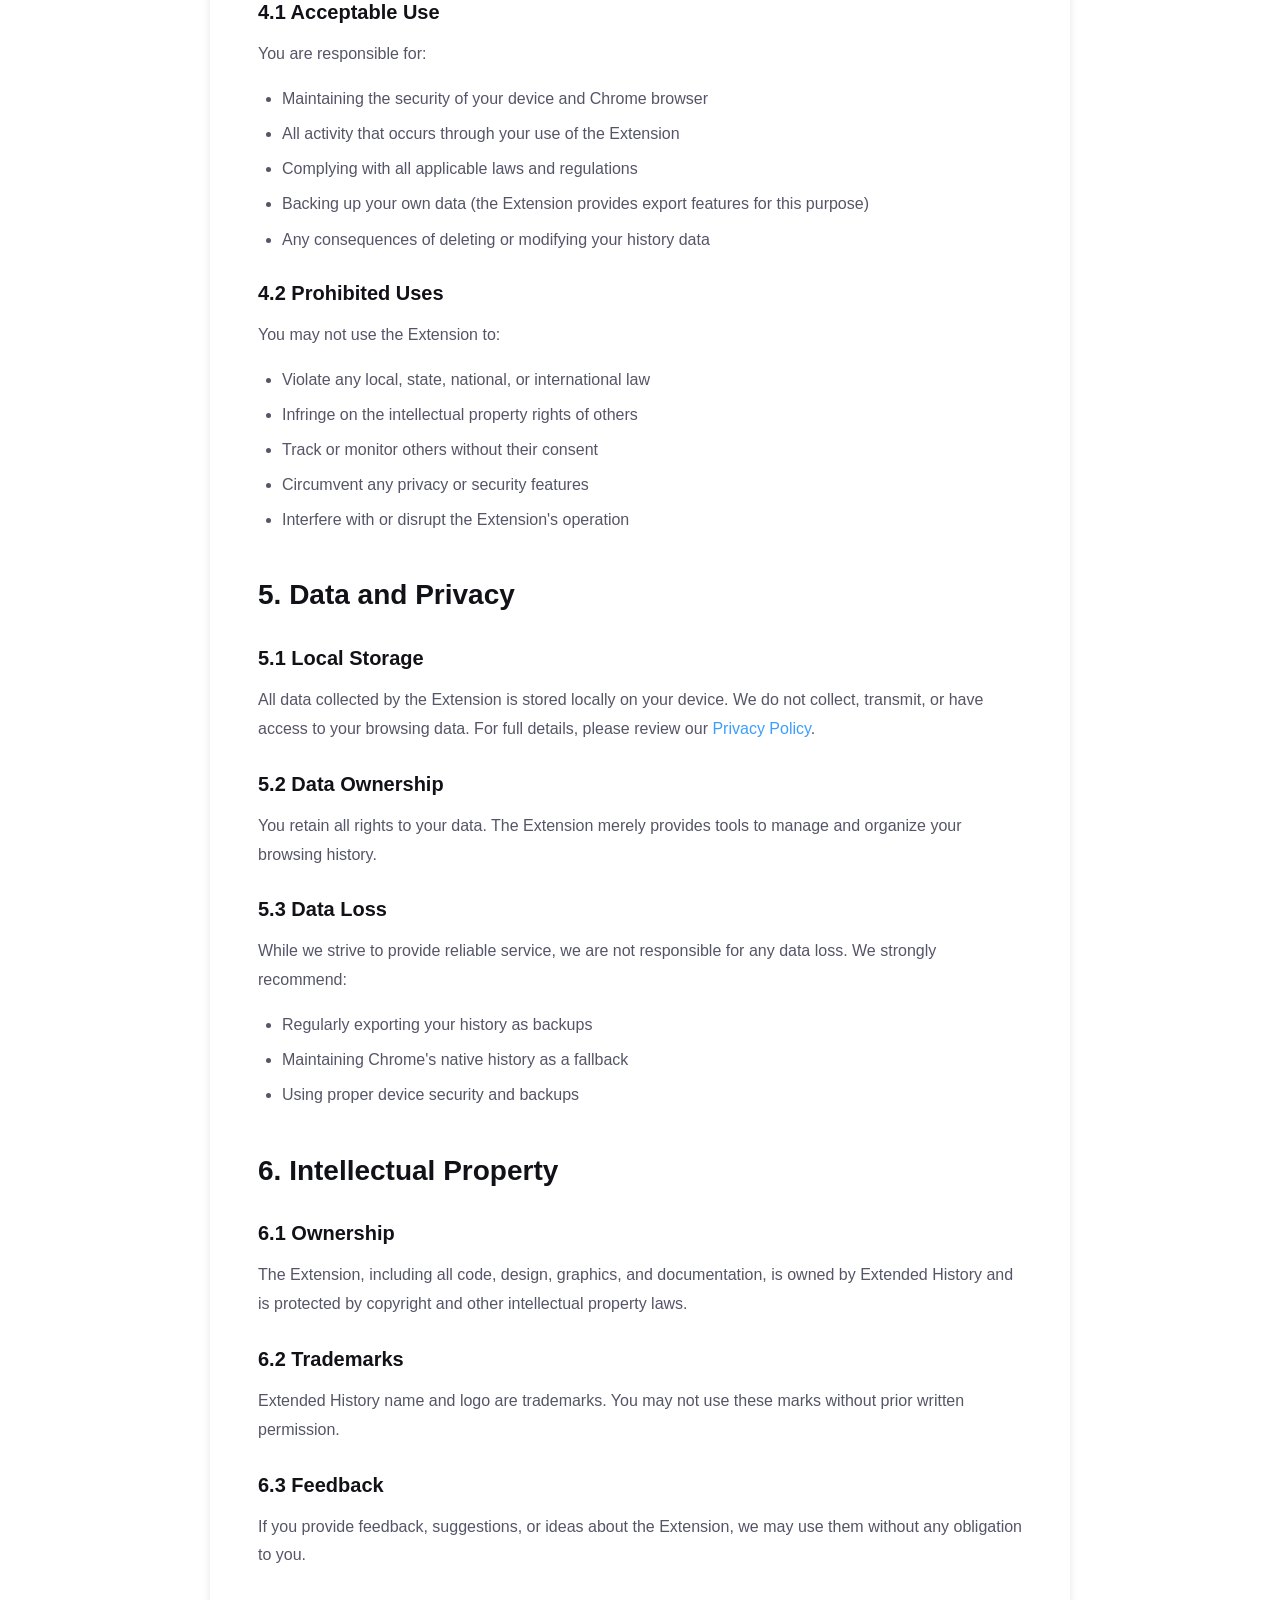
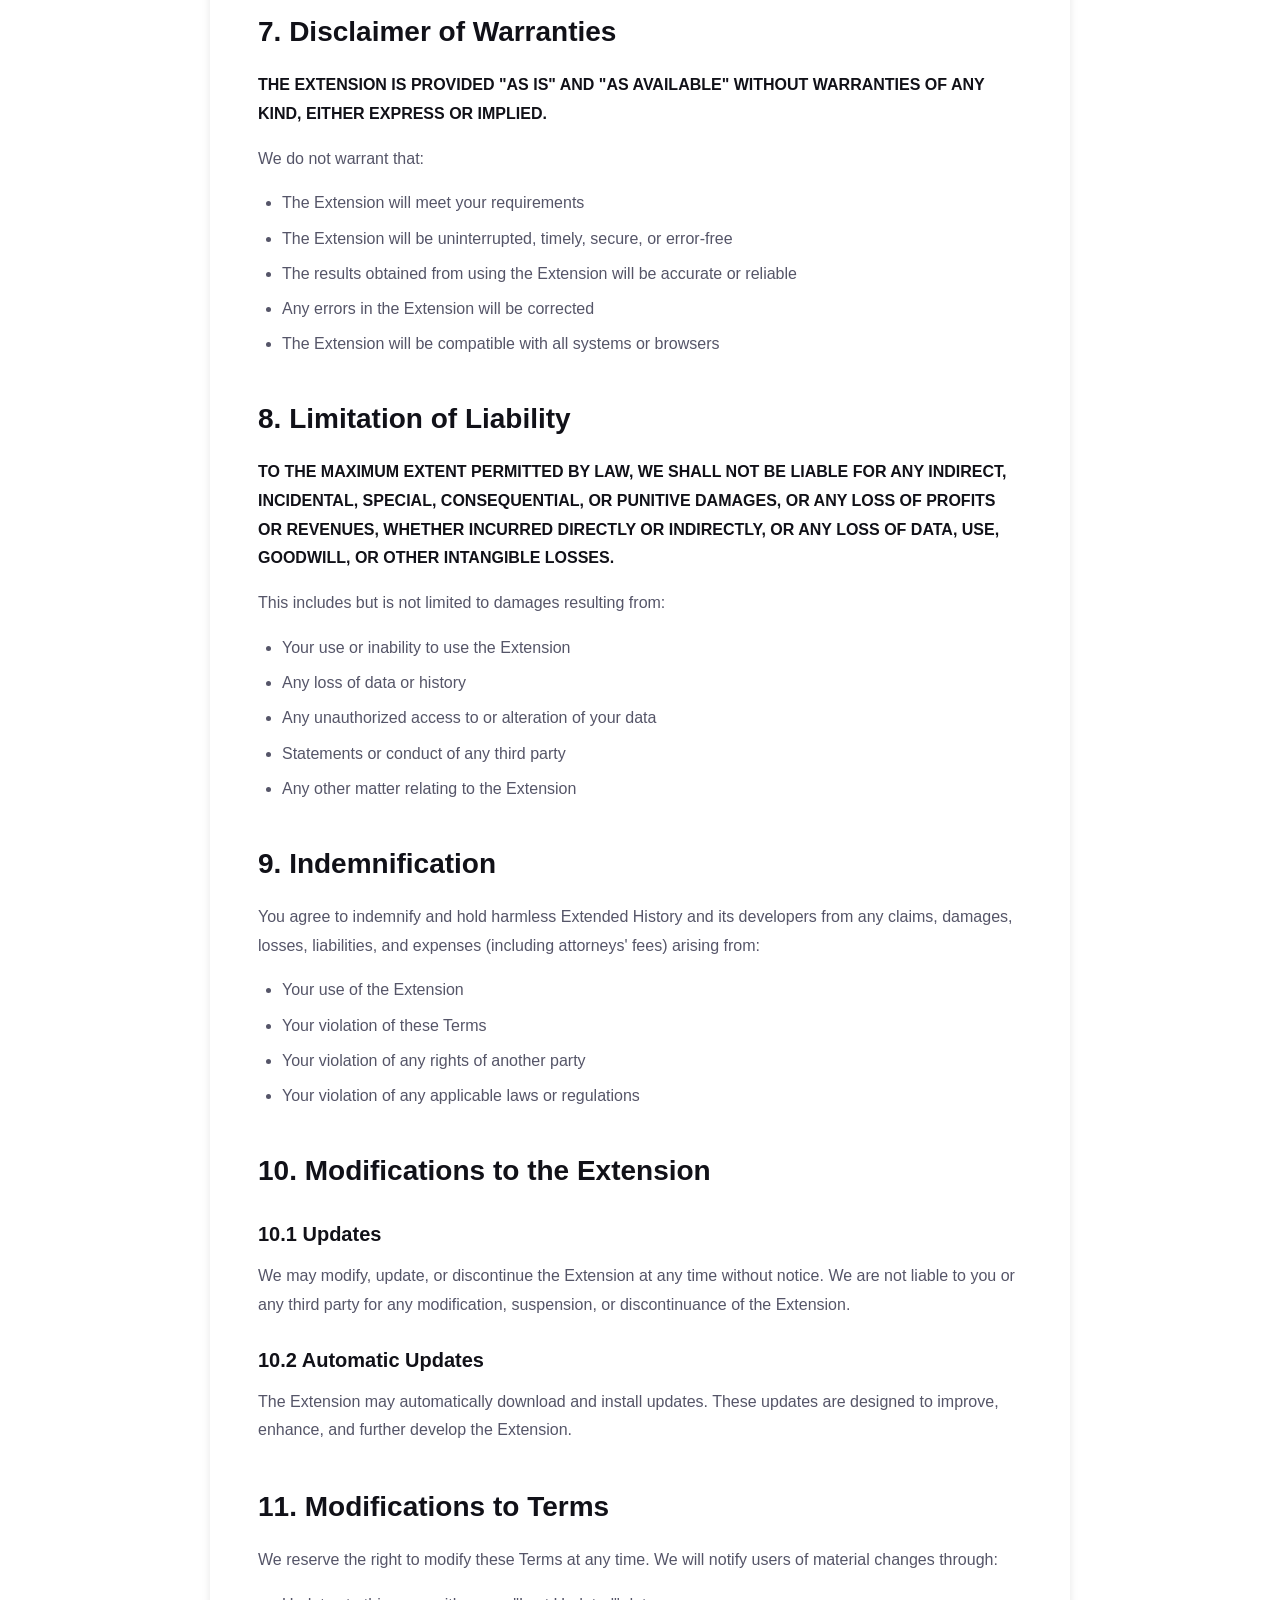
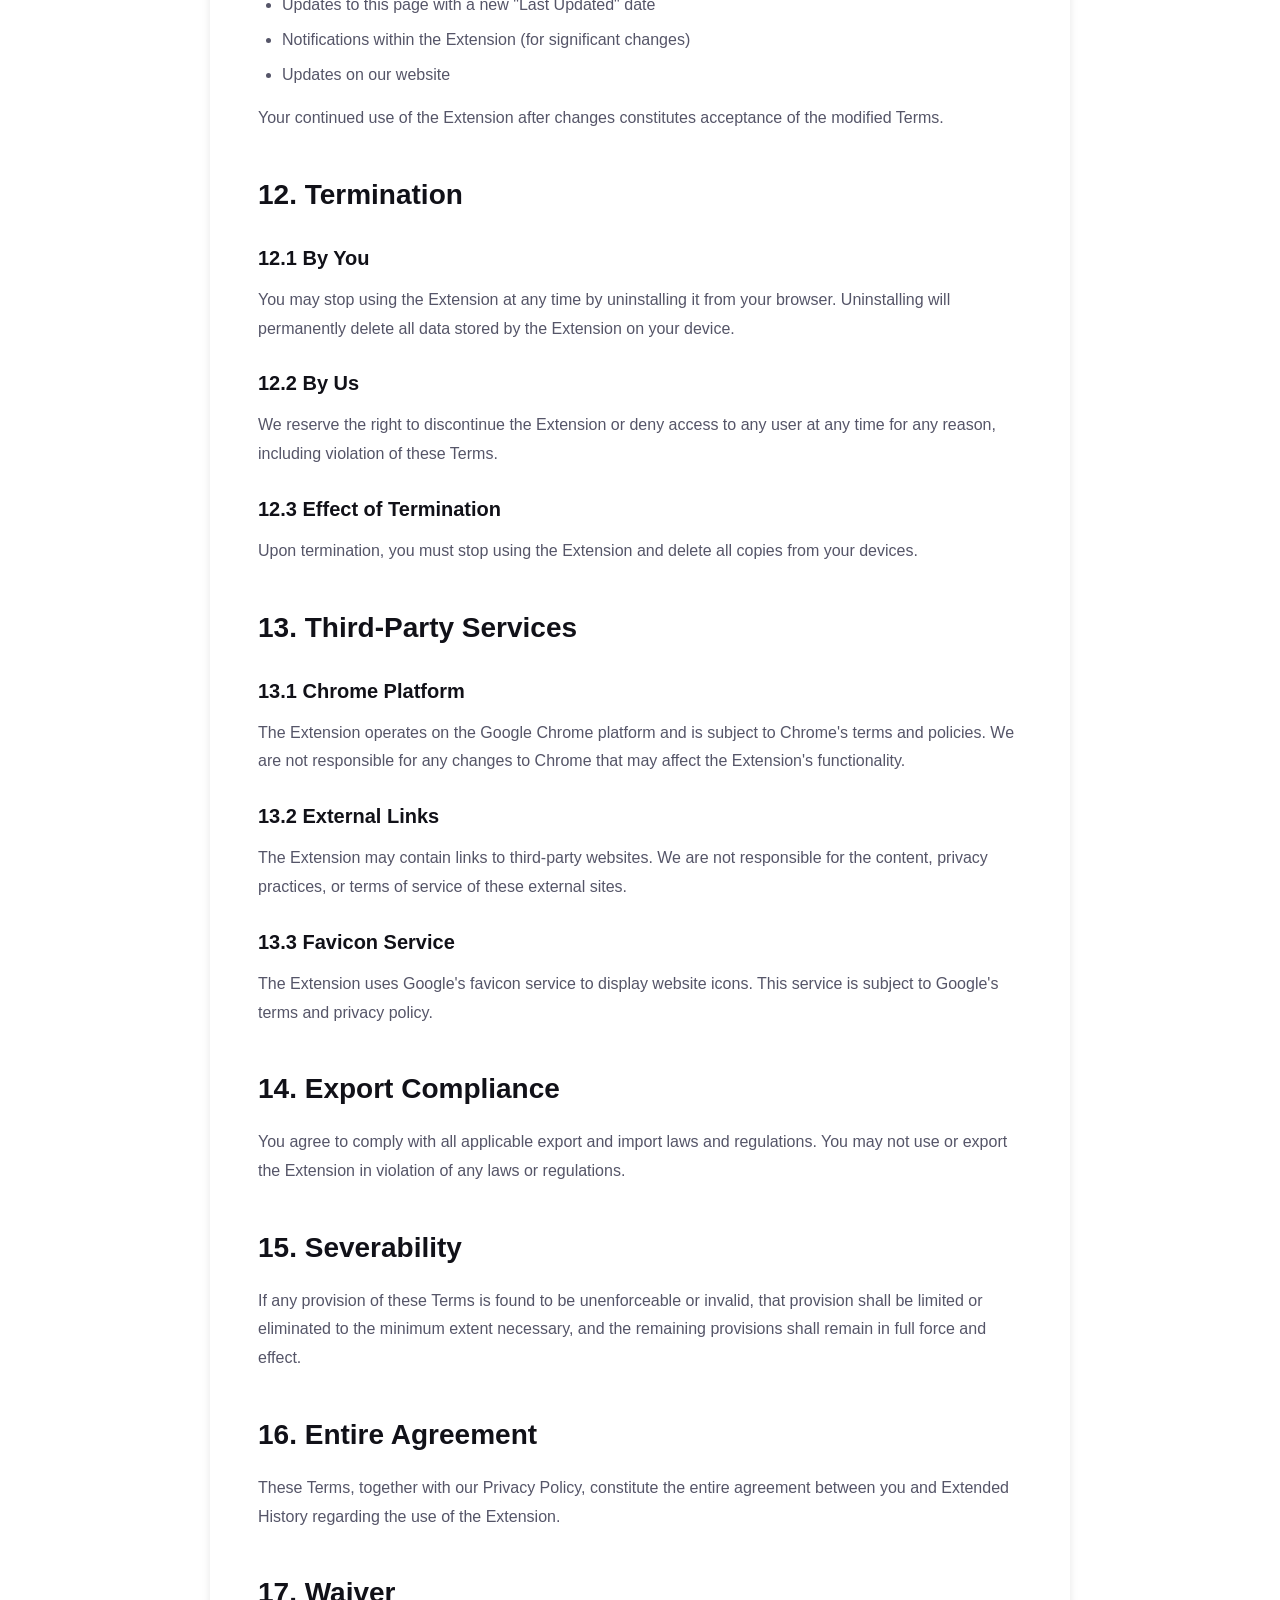
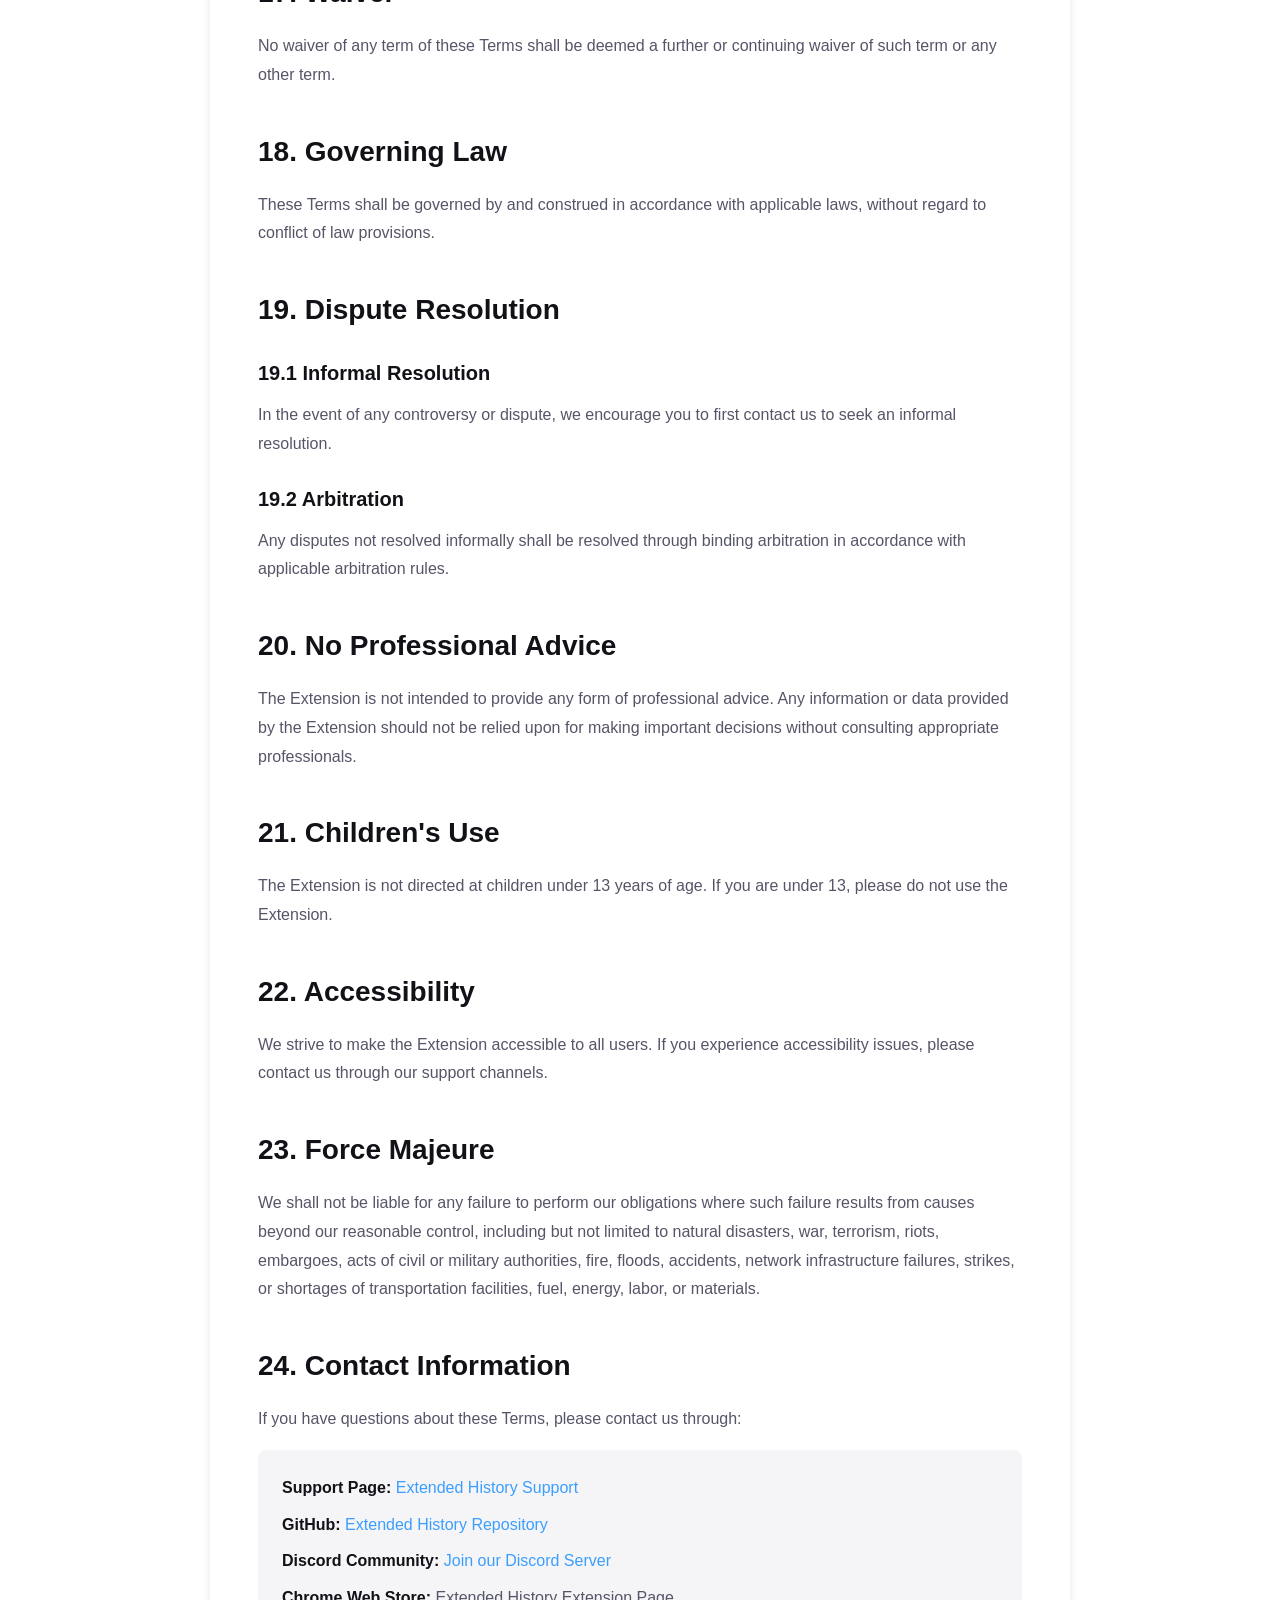
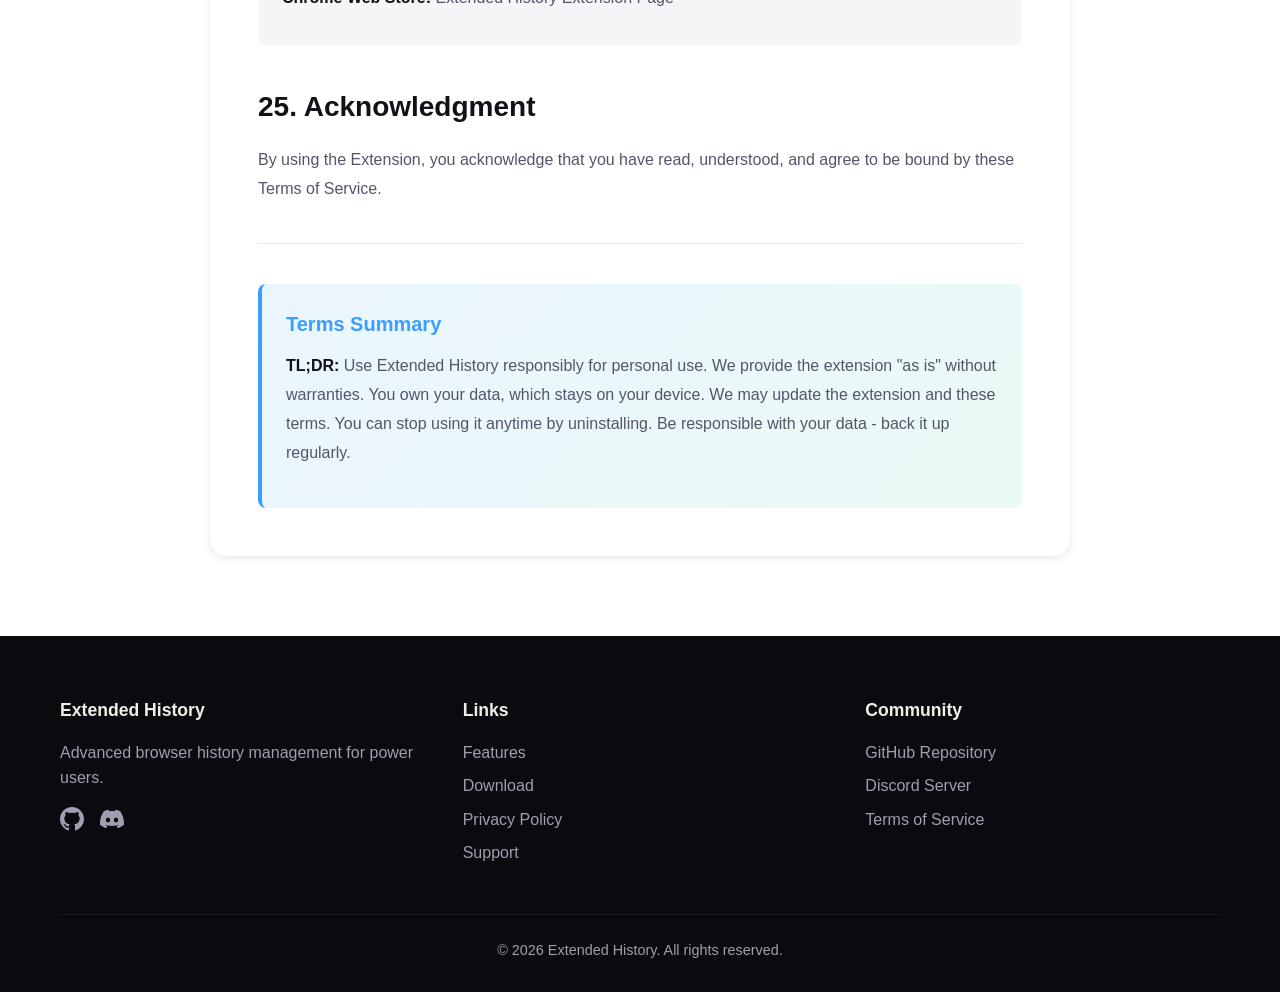
<file: ExtendedHistory/terms.html>
<!DOCTYPE html>
<html lang="en">
<head>
    <meta charset="UTF-8">
    <meta name="viewport" content="width=device-width, initial-scale=1.0">
    <title>Terms of Service - Extended History</title>
    <meta name="description" content="Terms of Service for Extended History Chrome Extension.">
    <meta name="keywords" content="Extended History terms of service, Chrome extension terms, user agreement, license, Extended History legal">
    <link rel="stylesheet" href="styles.css">
</head>
<body>
    <!-- Navigation -->
    <nav class="navbar">
        <div class="container">
            <div class="nav-wrapper">
                <div class="logo">
                    <a href="index.html">
                        <img src="icon128.png" alt="Extended History" class="logo-icon">
                        <span class="logo-text">Extended History</span>
                    </a>
                </div>
                <ul class="nav-links">
                    <li><a href="index.html#features">Features</a></li>
                    <li><a href="index.html#download">Download</a></li>
                    <li><a href="support.html">Support</a></li>
                    <li><a href="privacy-policy.html">Privacy Policy</a></li>
                </ul>
            </div>
        </div>
    </nav>

    <!-- Terms Content -->
    <section class="policy-section">
        <div class="container policy-container">
            <h1 class="policy-title">Terms of Service</h1>
            <p class="policy-updated"><strong>Last Updated:</strong> March 1, 2026</p>
            <p class="policy-updated"><strong>Effective Date:</strong> March 1, 2026</p>

            <div class="policy-content">
                <h2>1. Acceptance of Terms</h2>
                <p>By downloading, installing, or using the Extended History Chrome extension ("the Extension", "we", "our"), you agree to be bound by these Terms of Service ("Terms"). If you do not agree to these Terms, please do not use the Extension.</p>

                <h2>2. Description of Service</h2>
                <p>Extended History is a Chrome browser extension that provides enhanced browsing history management features, including:</p>
                <ul>
                    <li>Unlimited history retention (configurable)</li>
                    <li>Time tracking on websites</li>
                    <li>Session management and restoration</li>
                    <li>Advanced search and filtering</li>
                    <li>Data export and import functionality</li>
                    <li>Bookmarks management</li>
                    <li>Activity statistics and analytics</li>
                </ul>

                <h2>3. License</h2>
                <h3>3.1 Grant of License</h3>
                <p>We grant you a personal, non-exclusive, non-transferable, revocable license to use the Extension for your personal use in accordance with these Terms.</p>

                <h3>3.2 Restrictions</h3>
                <p>You agree not to:</p>
                <ul>
                    <li>Modify, reverse engineer, decompile, or disassemble the Extension</li>
                    <li>Remove any copyright or proprietary notices from the Extension</li>
                    <li>Use the Extension for any illegal or unauthorized purpose</li>
                    <li>Attempt to gain unauthorized access to any portion of the Extension</li>
                    <li>Redistribute, sell, rent, lease, or sublicense the Extension</li>
                    <li>Use the Extension in any manner that could damage, disable, or impair the service</li>
                </ul>

                <h2>4. User Responsibilities</h2>
                <h3>4.1 Acceptable Use</h3>
                <p>You are responsible for:</p>
                <ul>
                    <li>Maintaining the security of your device and Chrome browser</li>
                    <li>All activity that occurs through your use of the Extension</li>
                    <li>Complying with all applicable laws and regulations</li>
                    <li>Backing up your own data (the Extension provides export features for this purpose)</li>
                    <li>Any consequences of deleting or modifying your history data</li>
                </ul>

                <h3>4.2 Prohibited Uses</h3>
                <p>You may not use the Extension to:</p>
                <ul>
                    <li>Violate any local, state, national, or international law</li>
                    <li>Infringe on the intellectual property rights of others</li>
                    <li>Track or monitor others without their consent</li>
                    <li>Circumvent any privacy or security features</li>
                    <li>Interfere with or disrupt the Extension's operation</li>
                </ul>

                <h2>5. Data and Privacy</h2>
                <h3>5.1 Local Storage</h3>
                <p>All data collected by the Extension is stored locally on your device. We do not collect, transmit, or have access to your browsing data. For full details, please review our <a href="privacy-policy.html">Privacy Policy</a>.</p>

                <h3>5.2 Data Ownership</h3>
                <p>You retain all rights to your data. The Extension merely provides tools to manage and organize your browsing history.</p>

                <h3>5.3 Data Loss</h3>
                <p>While we strive to provide reliable service, we are not responsible for any data loss. We strongly recommend:</p>
                <ul>
                    <li>Regularly exporting your history as backups</li>
                    <li>Maintaining Chrome's native history as a fallback</li>
                    <li>Using proper device security and backups</li>
                </ul>

                <h2>6. Intellectual Property</h2>
                <h3>6.1 Ownership</h3>
                <p>The Extension, including all code, design, graphics, and documentation, is owned by Extended History and is protected by copyright and other intellectual property laws.</p>

                <h3>6.2 Trademarks</h3>
                <p>Extended History name and logo are trademarks. You may not use these marks without prior written permission.</p>

                <h3>6.3 Feedback</h3>
                <p>If you provide feedback, suggestions, or ideas about the Extension, we may use them without any obligation to you.</p>

                <h2>7. Disclaimer of Warranties</h2>
                <p><strong>THE EXTENSION IS PROVIDED "AS IS" AND "AS AVAILABLE" WITHOUT WARRANTIES OF ANY KIND, EITHER EXPRESS OR IMPLIED.</strong></p>
                
                <p>We do not warrant that:</p>
                <ul>
                    <li>The Extension will meet your requirements</li>
                    <li>The Extension will be uninterrupted, timely, secure, or error-free</li>
                    <li>The results obtained from using the Extension will be accurate or reliable</li>
                    <li>Any errors in the Extension will be corrected</li>
                    <li>The Extension will be compatible with all systems or browsers</li>
                </ul>

                <h2>8. Limitation of Liability</h2>
                <p><strong>TO THE MAXIMUM EXTENT PERMITTED BY LAW, WE SHALL NOT BE LIABLE FOR ANY INDIRECT, INCIDENTAL, SPECIAL, CONSEQUENTIAL, OR PUNITIVE DAMAGES, OR ANY LOSS OF PROFITS OR REVENUES, WHETHER INCURRED DIRECTLY OR INDIRECTLY, OR ANY LOSS OF DATA, USE, GOODWILL, OR OTHER INTANGIBLE LOSSES.</strong></p>

                <p>This includes but is not limited to damages resulting from:</p>
                <ul>
                    <li>Your use or inability to use the Extension</li>
                    <li>Any loss of data or history</li>
                    <li>Any unauthorized access to or alteration of your data</li>
                    <li>Statements or conduct of any third party</li>
                    <li>Any other matter relating to the Extension</li>
                </ul>

                <h2>9. Indemnification</h2>
                <p>You agree to indemnify and hold harmless Extended History and its developers from any claims, damages, losses, liabilities, and expenses (including attorneys' fees) arising from:</p>
                <ul>
                    <li>Your use of the Extension</li>
                    <li>Your violation of these Terms</li>
                    <li>Your violation of any rights of another party</li>
                    <li>Your violation of any applicable laws or regulations</li>
                </ul>

                <h2>10. Modifications to the Extension</h2>
                <h3>10.1 Updates</h3>
                <p>We may modify, update, or discontinue the Extension at any time without notice. We are not liable to you or any third party for any modification, suspension, or discontinuance of the Extension.</p>

                <h3>10.2 Automatic Updates</h3>
                <p>The Extension may automatically download and install updates. These updates are designed to improve, enhance, and further develop the Extension.</p>

                <h2>11. Modifications to Terms</h2>
                <p>We reserve the right to modify these Terms at any time. We will notify users of material changes through:</p>
                <ul>
                    <li>Updates to this page with a new "Last Updated" date</li>
                    <li>Notifications within the Extension (for significant changes)</li>
                    <li>Updates on our website</li>
                </ul>
                <p>Your continued use of the Extension after changes constitutes acceptance of the modified Terms.</p>

                <h2>12. Termination</h2>
                <h3>12.1 By You</h3>
                <p>You may stop using the Extension at any time by uninstalling it from your browser. Uninstalling will permanently delete all data stored by the Extension on your device.</p>

                <h3>12.2 By Us</h3>
                <p>We reserve the right to discontinue the Extension or deny access to any user at any time for any reason, including violation of these Terms.</p>

                <h3>12.3 Effect of Termination</h3>
                <p>Upon termination, you must stop using the Extension and delete all copies from your devices.</p>

                <h2>13. Third-Party Services</h2>
                <h3>13.1 Chrome Platform</h3>
                <p>The Extension operates on the Google Chrome platform and is subject to Chrome's terms and policies. We are not responsible for any changes to Chrome that may affect the Extension's functionality.</p>

                <h3>13.2 External Links</h3>
                <p>The Extension may contain links to third-party websites. We are not responsible for the content, privacy practices, or terms of service of these external sites.</p>

                <h3>13.3 Favicon Service</h3>
                <p>The Extension uses Google's favicon service to display website icons. This service is subject to Google's terms and privacy policy.</p>

                <h2>14. Export Compliance</h2>
                <p>You agree to comply with all applicable export and import laws and regulations. You may not use or export the Extension in violation of any laws or regulations.</p>

                <h2>15. Severability</h2>
                <p>If any provision of these Terms is found to be unenforceable or invalid, that provision shall be limited or eliminated to the minimum extent necessary, and the remaining provisions shall remain in full force and effect.</p>

                <h2>16. Entire Agreement</h2>
                <p>These Terms, together with our Privacy Policy, constitute the entire agreement between you and Extended History regarding the use of the Extension.</p>

                <h2>17. Waiver</h2>
                <p>No waiver of any term of these Terms shall be deemed a further or continuing waiver of such term or any other term.</p>

                <h2>18. Governing Law</h2>
                <p>These Terms shall be governed by and construed in accordance with applicable laws, without regard to conflict of law provisions.</p>

                <h2>19. Dispute Resolution</h2>
                <h3>19.1 Informal Resolution</h3>
                <p>In the event of any controversy or dispute, we encourage you to first contact us to seek an informal resolution.</p>

                <h3>19.2 Arbitration</h3>
                <p>Any disputes not resolved informally shall be resolved through binding arbitration in accordance with applicable arbitration rules.</p>

                <h2>20. No Professional Advice</h2>
                <p>The Extension is not intended to provide any form of professional advice. Any information or data provided by the Extension should not be relied upon for making important decisions without consulting appropriate professionals.</p>

                <h2>21. Children's Use</h2>
                <p>The Extension is not directed at children under 13 years of age. If you are under 13, please do not use the Extension.</p>

                <h2>22. Accessibility</h2>
                <p>We strive to make the Extension accessible to all users. If you experience accessibility issues, please contact us through our support channels.</p>

                <h2>23. Force Majeure</h2>
                <p>We shall not be liable for any failure to perform our obligations where such failure results from causes beyond our reasonable control, including but not limited to natural disasters, war, terrorism, riots, embargoes, acts of civil or military authorities, fire, floods, accidents, network infrastructure failures, strikes, or shortages of transportation facilities, fuel, energy, labor, or materials.</p>

                <h2>24. Contact Information</h2>
                <p>If you have questions about these Terms, please contact us through:</p>
                <div class="contact-info">
                    <p><strong>Support Page:</strong> <a href="support.html">Extended History Support</a></p>
                    <p><strong>GitHub:</strong> <a href="https://github.com/banekondic1996/Extended-History---Chrome" target="_blank" rel="noopener noreferrer">Extended History Repository</a></p>
                    <p><strong>Discord Community:</strong> <a href="https://discord.com/invite/D4na6fbM" target="_blank" rel="noopener noreferrer">Join our Discord Server</a></p>
                    <p><strong>Chrome Web Store:</strong> Extended History Extension Page</p>
                </div>

                <h2>25. Acknowledgment</h2>
                <p>By using the Extension, you acknowledge that you have read, understood, and agree to be bound by these Terms of Service.</p>

                <hr>

                <div class="policy-summary">
                    <h3>Terms Summary</h3>
                    <p><strong>TL;DR:</strong> Use Extended History responsibly for personal use. We provide the extension "as is" without warranties. You own your data, which stays on your device. We may update the extension and these terms. You can stop using it anytime by uninstalling. Be responsible with your data - back it up regularly.</p>
                </div>
            </div>
        </div>
    </section>

    <!-- Footer -->
    <footer class="footer">
        <div class="container">
            <div class="footer-content">
                <div class="footer-section">
                    <h4>Extended History</h4>
                    <p>Advanced browser history management for power users.</p>
                    <div style="display: flex; gap: 16px; margin-top: 16px;">
                        <a href="https://github.com/banekondic1996/Extended-History---Chrome" target="_blank" rel="noopener noreferrer" style="color: var(--text-secondary-dark); transition: color 0.2s;" onmouseover="this.style.color='var(--primary)'" onmouseout="this.style.color='var(--text-secondary-dark)'">
                            <svg width="24" height="24" viewBox="0 0 24 24" fill="currentColor">
                                <path d="M12 0c-6.626 0-12 5.373-12 12 0 5.302 3.438 9.8 8.207 11.387.599.111.793-.261.793-.577v-2.234c-3.338.726-4.033-1.416-4.033-1.416-.546-1.387-1.333-1.756-1.333-1.756-1.089-.745.083-.729.083-.729 1.205.084 1.839 1.237 1.839 1.237 1.07 1.834 2.807 1.304 3.492.997.107-.775.418-1.305.762-1.604-2.665-.305-5.467-1.334-5.467-5.931 0-1.311.469-2.381 1.236-3.221-.124-.303-.535-1.524.117-3.176 0 0 1.008-.322 3.301 1.23.957-.266 1.983-.399 3.003-.404 1.02.005 2.047.138 3.006.404 2.291-1.552 3.297-1.23 3.297-1.23.653 1.653.242 2.874.118 3.176.77.84 1.235 1.911 1.235 3.221 0 4.609-2.807 5.624-5.479 5.921.43.372.823 1.102.823 2.222v3.293c0 .319.192.694.801.576 4.765-1.589 8.199-6.086 8.199-11.386 0-6.627-5.373-12-12-12z"/>
                            </svg>
                        </a>
                        <a href="https://discord.com/invite/D4na6fbM" target="_blank" rel="noopener noreferrer" style="color: var(--text-secondary-dark); transition: color 0.2s;" onmouseover="this.style.color='var(--primary)'" onmouseout="this.style.color='var(--text-secondary-dark)'">
                            <svg width="24" height="24" viewBox="0 0 24 24" fill="currentColor">
                                <path d="M20.317 4.37a19.791 19.791 0 0 0-4.885-1.515a.074.074 0 0 0-.079.037c-.21.375-.444.864-.608 1.25a18.27 18.27 0 0 0-5.487 0a12.64 12.64 0 0 0-.617-1.25a.077.077 0 0 0-.079-.037A19.736 19.736 0 0 0 3.677 4.37a.07.07 0 0 0-.032.027C.533 9.046-.32 13.58.099 18.057a.082.082 0 0 0 .031.057a19.9 19.9 0 0 0 5.993 3.03a.078.078 0 0 0 .084-.028a14.09 14.09 0 0 0 1.226-1.994a.076.076 0 0 0-.041-.106a13.107 13.107 0 0 1-1.872-.892a.077.077 0 0 1-.008-.128a10.2 10.2 0 0 0 .372-.292a.074.074 0 0 1 .077-.01c3.928 1.793 8.18 1.793 12.062 0a.074.074 0 0 1 .078.01c.12.098.246.198.373.292a.077.077 0 0 1-.006.127a12.299 12.299 0 0 1-1.873.892a.077.077 0 0 0-.041.107c.36.698.772 1.362 1.225 1.993a.076.076 0 0 0 .084.028a19.839 19.839 0 0 0 6.002-3.03a.077.077 0 0 0 .032-.054c.5-5.177-.838-9.674-3.549-13.66a.061.061 0 0 0-.031-.03zM8.02 15.33c-1.183 0-2.157-1.085-2.157-2.419c0-1.333.956-2.419 2.157-2.419c1.21 0 2.176 1.096 2.157 2.42c0 1.333-.956 2.418-2.157 2.418zm7.975 0c-1.183 0-2.157-1.085-2.157-2.419c0-1.333.955-2.419 2.157-2.419c1.21 0 2.176 1.096 2.157 2.42c0 1.333-.946 2.418-2.157 2.418z"/>
                            </svg>
                        </a>
                    </div>
                </div>
                <div class="footer-section">
                    <h4>Links</h4>
                    <ul class="footer-links">
                        <li><a href="index.html#features">Features</a></li>
                        <li><a href="index.html#download">Download</a></li>
                        <li><a href="privacy-policy.html">Privacy Policy</a></li>
                        <li><a href="support.html">Support</a></li>
                    </ul>
                </div>
                <div class="footer-section">
                    <h4>Community</h4>
                    <ul class="footer-links">
                        <li><a href="https://github.com/banekondic1996/Extended-History---Chrome" target="_blank" rel="noopener noreferrer">GitHub Repository</a></li>
                        <li><a href="https://discord.com/invite/D4na6fbM" target="_blank" rel="noopener noreferrer">Discord Server</a></li>
                        <li><a href="terms.html">Terms of Service</a></li>
                    </ul>
                </div>
            </div>
            <div class="footer-bottom">
                <p>&copy; 2026 Extended History. All rights reserved.</p>
            </div>
        </div>
    </footer>

    <script src="script.js"></script>
</body>
</html>
</file>
<file: ExtendedHistory/styles.css>
/* Reset and Base Styles */
* {
    margin: 0;
    padding: 0;
    box-sizing: border-box;
}

:root {
    --primary: #3b9eff;
    --primary-dark: #2a7fd4;
    --secondary: #2dd4a0;
    --bg-dark: #0a0a0f;
    --bg-light: #ffffff;
    --surface-dark: #131318;
    --surface-light: #f5f5f7;
    --text-dark: #f0eee8;
    --text-light: #111118;
    --text-secondary-dark: #a09eb0;
    --text-secondary-light: #555568;
    --border-dark: rgba(255, 255, 255, 0.08);
    --border-light: rgba(0, 0, 0, 0.08);
    --gradient: linear-gradient(135deg, var(--primary), var(--secondary));
    --shadow-sm: 0 2px 8px rgba(0, 0, 0, 0.1);
    --shadow-md: 0 4px 16px rgba(0, 0, 0, 0.15);
    --shadow-lg: 0 8px 32px rgba(0, 0, 0, 0.2);
}

body {
    font-family: -apple-system, BlinkMacSystemFont, 'Segoe UI', 'Roboto', 'Oxygen', 'Ubuntu', 'Cantarell', sans-serif;
    line-height: 1.6;
    color: var(--text-light);
    background: var(--bg-light);
    overflow-x: hidden;
}

.container {
    max-width: 1200px;
    margin: 0 auto;
    padding: 0 20px;
}

/* Navigation */
.navbar {
    background: var(--bg-dark);
    border-bottom: 1px solid var(--border-dark);
    padding: 16px 0;
    position: sticky;
    top: 0;
    z-index: 1000;
    backdrop-filter: blur(10px);
    background: rgba(10, 10, 15, 0.95);
}

.nav-wrapper {
    display: flex;
    justify-content: space-between;
    align-items: center;
}

.logo {
    display: flex;
    align-items: center;
    gap: 12px;
    text-decoration: none;
}

.logo a {
    display: flex;
    align-items: center;
    gap: 12px;
    text-decoration: none;
}

.logo-icon {
    width: 36px;
    height: 36px;
    border-radius: 8px;
}

.logo-text {
    font-size: 1.25rem;
    font-weight: 700;
    color: var(--text-dark);
}

.nav-links {
    display: flex;
    list-style: none;
    gap: 32px;
    align-items: center;
}

.nav-links a {
    color: var(--text-secondary-dark);
    text-decoration: none;
    font-weight: 500;
    font-size: 0.95rem;
    transition: color 0.2s;
}

.nav-links a:hover {
    color: var(--primary);
}

/* Hero Section */
.hero {
    background: linear-gradient(135deg, #0a0a0f 0%, #1a1a2e 100%);
    padding: 120px 0 100px;
    text-align: center;
    position: relative;
    overflow: hidden;
}

.hero::before {
    content: '';
    position: absolute;
    top: -50%;
    right: -20%;
    width: 600px;
    height: 600px;
    background: radial-gradient(circle, rgba(59, 158, 255, 0.15) 0%, transparent 70%);
    border-radius: 50%;
}

.hero::after {
    content: '';
    position: absolute;
    bottom: -50%;
    left: -20%;
    width: 600px;
    height: 600px;
    background: radial-gradient(circle, rgba(45, 212, 160, 0.15) 0%, transparent 70%);
    border-radius: 50%;
}

.hero-content {
    position: relative;
    z-index: 1;
}

.hero-title {
    font-size: 3.5rem;
    font-weight: 800;
    color: var(--text-dark);
    margin-bottom: 24px;
    line-height: 1.2;
}

.gradient-text {
    background: var(--gradient);
    -webkit-background-clip: text;
    -webkit-text-fill-color: transparent;
    background-clip: text;
}

.hero-subtitle {
    font-size: 1.25rem;
    color: var(--text-secondary-dark);
    margin-bottom: 40px;
    max-width: 700px;
    margin-left: auto;
    margin-right: auto;
    line-height: 1.7;
}

.hero-buttons {
    display: flex;
    gap: 16px;
    justify-content: center;
    flex-wrap: wrap;
}

/* Buttons */
.btn {
    display: inline-flex;
    align-items: center;
    gap: 8px;
    padding: 14px 32px;
    font-size: 1rem;
    font-weight: 600;
    text-decoration: none;
    border-radius: 10px;
    transition: all 0.3s ease;
    border: none;
    cursor: pointer;
}

.btn-primary {
    background: var(--gradient);
    color: white;
    box-shadow: 0 4px 16px rgba(59, 158, 255, 0.3);
}

.btn-primary:hover {
    transform: translateY(-2px);
    box-shadow: 0 6px 24px rgba(59, 158, 255, 0.4);
}

.btn-secondary {
    background: transparent;
    color: var(--text-dark);
    border: 2px solid var(--border-dark);
}

.btn-secondary:hover {
    border-color: var(--primary);
    color: var(--primary);
}

.btn-large {
    padding: 18px 40px;
    font-size: 1.1rem;
}

.btn-outline {
    background: transparent;
    border: 2px solid var(--primary);
    color: var(--primary);
}

.btn-outline:hover {
    background: var(--primary);
    color: white;
}

/* Sections */
section {
    padding: 80px 0;
}

.section-title {
    font-size: 2.5rem;
    font-weight: 700;
    text-align: center;
    margin-bottom: 60px;
    color: var(--text-light);
}

/* Features Section */
.features {
    background: var(--bg-light);
}

.features-grid {
    display: grid;
    grid-template-columns: repeat(auto-fit, minmax(300px, 1fr));
    gap: 32px;
}

.feature-card {
    background: white;
    padding: 32px;
    border-radius: 16px;
    box-shadow: var(--shadow-sm);
    transition: all 0.3s ease;
    border: 1px solid var(--border-light);
}

.feature-card:hover {
    transform: translateY(-4px);
    box-shadow: var(--shadow-md);
}

.feature-icon {
    font-size: 3rem;
    margin-bottom: 16px;
}

.feature-card h3 {
    font-size: 1.25rem;
    font-weight: 700;
    margin-bottom: 12px;
    color: var(--text-light);
}

.feature-card p {
    color: var(--text-secondary-light);
    line-height: 1.6;
}

/* How It Works */
.how-it-works {
    background: linear-gradient(135deg, #0a0a0f 0%, #1a1a2e 100%);
}

.how-it-works .section-title {
    color: var(--text-dark);
}

.steps {
    display: grid;
    grid-template-columns: repeat(auto-fit, minmax(280px, 1fr));
    gap: 48px;
    margin-top: 60px;
}

.step {
    text-align: center;
}

.step-number {
    width: 60px;
    height: 60px;
    background: var(--gradient);
    color: white;
    font-size: 1.5rem;
    font-weight: 700;
    display: flex;
    align-items: center;
    justify-content: center;
    border-radius: 50%;
    margin: 0 auto 24px;
}

.step h3 {
    font-size: 1.5rem;
    color: var(--text-dark);
    margin-bottom: 12px;
}

.step p {
    color: var(--text-secondary-dark);
    line-height: 1.7;
}

/* Privacy Section */
.privacy-section {
    background: var(--bg-light);
}

.privacy-content {
    display: grid;
    grid-template-columns: repeat(auto-fit, minmax(280px, 1fr));
    gap: 32px;
    margin-bottom: 48px;
}

.privacy-card {
    background: white;
    padding: 32px;
    border-radius: 16px;
    box-shadow: var(--shadow-sm);
    border: 1px solid var(--border-light);
}

.privacy-card h3 {
    font-size: 1.25rem;
    font-weight: 700;
    margin-bottom: 12px;
    color: var(--text-light);
}

.privacy-card p {
    color: var(--text-secondary-light);
    line-height: 1.6;
}

.privacy-cta {
    text-align: center;
}

/* Download Section */
.download-section {
    background: linear-gradient(135deg, #0a0a0f 0%, #1a1a2e 100%);
    text-align: center;
}

.download-section .section-title {
    color: var(--text-dark);
}

.download-subtitle {
    font-size: 1.15rem;
    color: var(--text-secondary-dark);
    margin-bottom: 40px;
}

.download-buttons {
    display: flex;
    justify-content: center;
    gap: 16px;
    margin-bottom: 24px;
}

.chrome-store-btn {
    display: inline-flex;
    align-items: center;
    gap: 12px;
}

.version-info {
    color: var(--text-secondary-dark);
    font-size: 0.9rem;
}

/* FAQ Section */
.faq-section {
    background: var(--bg-light);
}

.faq-list {
    max-width: 800px;
    margin: 0 auto;
}

.faq-item {
    border: 1px solid var(--border-light);
    border-radius: 12px;
    margin-bottom: 16px;
    overflow: hidden;
    background: white;
}

.faq-question {
    width: 100%;
    padding: 20px 24px;
    background: white;
    border: none;
    text-align: left;
    font-size: 1.1rem;
    font-weight: 600;
    color: var(--text-light);
    cursor: pointer;
    display: flex;
    justify-content: space-between;
    align-items: center;
    transition: background 0.2s;
}

.faq-question:hover {
    background: var(--surface-light);
}

.faq-arrow {
    transition: transform 0.3s;
    color: var(--primary);
}

.faq-item.active .faq-arrow {
    transform: rotate(180deg);
}

.faq-answer {
    max-height: 0;
    overflow: hidden;
    transition: max-height 0.3s ease;
}

.faq-item.active .faq-answer {
    max-height: 500px;
}

.faq-answer p {
    padding: 0 24px 20px;
    color: var(--text-secondary-light);
    line-height: 1.7;
}

/* Footer */
.footer {
    background: var(--bg-dark);
    padding: 60px 0 30px;
    color: var(--text-secondary-dark);
}

.footer-content {
    display: grid;
    grid-template-columns: repeat(auto-fit, minmax(250px, 1fr));
    gap: 48px;
    margin-bottom: 40px;
}

.footer-section h4 {
    color: var(--text-dark);
    font-size: 1.1rem;
    margin-bottom: 16px;
    font-weight: 700;
}

.footer-links {
    list-style: none;
}

.footer-links li {
    margin-bottom: 8px;
}

.footer-links a {
    color: var(--text-secondary-dark);
    text-decoration: none;
    transition: color 0.2s;
}

.footer-links a:hover {
    color: var(--primary);
}

.footer-bottom {
    border-top: 1px solid var(--border-dark);
    padding-top: 24px;
    text-align: center;
    font-size: 0.9rem;
}

/* Policy Pages */
.policy-section {
    background: var(--bg-light);
    padding: 100px 0 80px;
}

.policy-container {
    max-width: 900px;
}

.policy-title {
    font-size: 3rem;
    font-weight: 800;
    margin-bottom: 16px;
    color: var(--text-light);
}

.policy-updated {
    color: var(--text-secondary-light);
    margin-bottom: 8px;
}

.policy-content {
    background: white;
    padding: 48px;
    border-radius: 16px;
    box-shadow: var(--shadow-sm);
    margin-top: 32px;
}

.policy-content h2 {
    font-size: 1.75rem;
    font-weight: 700;
    margin-top: 40px;
    margin-bottom: 16px;
    color: var(--text-light);
}

.policy-content h2:first-child {
    margin-top: 0;
}

.policy-content h3 {
    font-size: 1.25rem;
    font-weight: 600;
    margin-top: 24px;
    margin-bottom: 12px;
    color: var(--text-light);
}

.policy-content p {
    margin-bottom: 16px;
    color: var(--text-secondary-light);
    line-height: 1.8;
}

.policy-content ul,
.policy-content ol {
    margin-bottom: 16px;
    padding-left: 24px;
    color: var(--text-secondary-light);
}

.policy-content li {
    margin-bottom: 8px;
    line-height: 1.7;
}

.policy-content code {
    background: var(--surface-light);
    padding: 2px 6px;
    border-radius: 4px;
    font-family: 'Monaco', 'Menlo', monospace;
    font-size: 0.9em;
    color: var(--primary);
}

.policy-content strong {
    color: var(--text-light);
    font-weight: 600;
}

.policy-content a {
    color: var(--primary);
    text-decoration: none;
}

.policy-content a:hover {
    text-decoration: underline;
}

.policy-content hr {
    border: none;
    border-top: 1px solid var(--border-light);
    margin: 40px 0;
}

.policy-summary {
    background: linear-gradient(135deg, rgba(59, 158, 255, 0.1), rgba(45, 212, 160, 0.1));
    border-left: 4px solid var(--primary);
    padding: 24px;
    border-radius: 8px;
    margin-top: 32px;
}

.policy-summary h3 {
    margin-top: 0;
    color: var(--primary);
}

.contact-info {
    background: var(--surface-light);
    padding: 24px;
    border-radius: 8px;
    margin: 16px 0;
}

.contact-info p {
    margin-bottom: 8px;
}

/* Permissions Table */
.permissions-table {
    width: 100%;
    border-collapse: collapse;
    margin: 24px 0;
}

.permissions-table th,
.permissions-table td {
    padding: 12px 16px;
    text-align: left;
    border-bottom: 1px solid var(--border-light);
}

.permissions-table th {
    background: var(--surface-light);
    font-weight: 600;
    color: var(--text-light);
}

.permissions-table td {
    color: var(--text-secondary-light);
}

.permissions-table code {
    font-size: 0.85rem;
}

/* Support Page Styles */
.support-hero {
    background: linear-gradient(135deg, #0a0a0f 0%, #1a1a2e 100%);
    padding: 80px 0 60px;
    text-align: center;
}

.support-hero h1 {
    font-size: 2.5rem;
    color: var(--text-dark);
    margin-bottom: 16px;
}

.support-hero p {
    font-size: 1.15rem;
    color: var(--text-secondary-dark);
}

.support-content {
    padding: 60px 0;
}

.support-section {
    margin-bottom: 48px;
}

.support-section h2 {
    font-size: 2rem;
    margin-bottom: 24px;
    color: var(--text-light);
}

.support-cards {
    display: grid;
    grid-template-columns: repeat(auto-fit, minmax(280px, 1fr));
    gap: 24px;
    margin-top: 32px;
}

.support-card {
    background: white;
    padding: 24px;
    border-radius: 12px;
    box-shadow: var(--shadow-sm);
    border: 1px solid var(--border-light);
}

.support-card h3 {
    font-size: 1.25rem;
    margin-bottom: 12px;
    color: var(--text-light);
}

.support-card p {
    color: var(--text-secondary-light);
    line-height: 1.6;
}

.support-card ul {
    list-style: none;
    padding-left: 0;
    margin-top: 12px;
}

.support-card li {
    padding: 8px 0;
    border-bottom: 1px solid var(--border-light);
}

.support-card li:last-child {
    border-bottom: none;
}

/* Responsive Design */
@media (max-width: 768px) {
    .hero-title {
        font-size: 2.25rem;
    }

    .hero-subtitle {
        font-size: 1rem;
    }

    .section-title {
        font-size: 2rem;
    }

    .nav-links {
        gap: 16px;
        font-size: 0.85rem;
    }

    .features-grid,
    .steps,
    .privacy-content {
        grid-template-columns: 1fr;
    }

    .hero-buttons {
        flex-direction: column;
    }

    .btn {
        width: 100%;
        justify-content: center;
    }

    .policy-content {
        padding: 32px 24px;
    }

    .policy-title {
        font-size: 2rem;
    }

    .permissions-table {
        font-size: 0.85rem;
    }

    .permissions-table th,
    .permissions-table td {
        padding: 8px 12px;
    }
}

@media (max-width: 480px) {
    .container {
        padding: 0 16px;
    }

    .hero {
        padding: 80px 0 60px;
    }

    .hero-title {
        font-size: 1.75rem;
    }

    section {
        padding: 60px 0;
    }

    .logo-text {
        font-size: 1rem;
    }

    .nav-links {
        display: none;
    }
}

/* Animation */
@keyframes fadeInUp {
    from {
        opacity: 0;
        transform: translateY(30px);
    }
    to {
        opacity: 1;
        transform: translateY(0);
    }
}

.hero-content,
.feature-card,
.step {
    animation: fadeInUp 0.6s ease-out;
}

/* =====================
   Screenshots Section
   ===================== */
.screenshots-section {
    background: linear-gradient(135deg, #0a0a0f 0%, #1a1a2e 100%);
    padding: 80px 0;
}

.screenshots-section .section-title {
    color: var(--text-dark);
}

.screenshot-viewer {
    max-width: 900px;
    margin: 0 auto;
    user-select: none;
}

.screenshot-main {
    position: relative;
    border-radius: 16px;
    overflow: hidden;
}

.screenshot-frame {
    width: 100%;
    aspect-ratio: 16 / 9;
    background: #0d0d14;
    border-radius: 16px;
    overflow: hidden;
    border: 1px solid rgba(255,255,255,0.08);
    box-shadow: 0 24px 64px rgba(0,0,0,0.5), 0 0 0 1px rgba(59,158,255,0.08);
    position: relative;
}

.screenshot-img {
    width: 100%;
    height: 100%;
    object-fit: contain;
    display: block;
    transition: opacity 0.35s ease, transform 0.35s ease;
}

.screenshot-img.transitioning {
    opacity: 0;
    transform: scale(0.97);
}

.screenshot-arrow {
    position: absolute;
    top: 50%;
    transform: translateY(-50%);
    width: 48px;
    height: 48px;
    border-radius: 50%;
    background: rgba(10, 10, 20, 0.75);
    border: 1px solid rgba(255,255,255,0.12);
    color: white;
    font-size: 1.75rem;
    line-height: 1;
    cursor: pointer;
    display: flex;
    align-items: center;
    justify-content: center;
    transition: all 0.2s ease;
    backdrop-filter: blur(8px);
    z-index: 2;
    opacity: 0;
}

.screenshot-main:hover .screenshot-arrow {
    opacity: 1;
}

.screenshot-arrow:hover {
    background: var(--primary);
    border-color: var(--primary);
    transform: translateY(-50%) scale(1.1);
}

.screenshot-prev { left: 12px; }
.screenshot-next { right: 12px; }

/* Dots */
.screenshot-dots {
    display: flex;
    justify-content: center;
    gap: 8px;
    margin-top: 20px;
}

.screenshot-dot {
    width: 8px;
    height: 8px;
    border-radius: 50%;
    border: none;
    background: rgba(255,255,255,0.2);
    cursor: pointer;
    padding: 0;
    transition: all 0.25s ease;
}

.screenshot-dot.active {
    background: var(--primary);
    width: 24px;
    border-radius: 4px;
}

.screenshot-dot:hover:not(.active) {
    background: rgba(255,255,255,0.45);
}

/* Thumbnails */
.screenshot-thumbs {
    display: flex;
    gap: 12px;
    margin-top: 20px;
    justify-content: center;
    flex-wrap: wrap;
}

.screenshot-thumb {
    width: 120px;
    aspect-ratio: 16 / 9;
    border-radius: 8px;
    overflow: hidden;
    border: 2px solid transparent;
    cursor: pointer;
    padding: 0;
    background: #0d0d14;
    transition: all 0.2s ease;
    opacity: 0.5;
    flex-shrink: 0;
}

.screenshot-thumb img {
    width: 100%;
    height: 100%;
    object-fit: cover;
    display: block;
}

.screenshot-thumb:hover {
    opacity: 0.85;
    transform: translateY(-2px);
}

.screenshot-thumb.active {
    border-color: var(--primary);
    opacity: 1;
    box-shadow: 0 4px 16px rgba(59, 158, 255, 0.3);
}

@media (max-width: 768px) {
    .screenshot-thumb {
        width: 80px;
    }

    .screenshot-arrow {
        opacity: 1;
        width: 38px;
        height: 38px;
        font-size: 1.4rem;
    }

    .screenshot-frame {
        aspect-ratio: 4 / 3;
    }
}

@media (max-width: 480px) {
    .screenshot-thumbs {
        gap: 8px;
    }

    .screenshot-thumb {
        width: 60px;
    }
}

/* =====================
   Screenshot Lightbox
   ===================== */
.screenshot-frame {
}

.screenshot-expand-hint {
    position: absolute;
    bottom: 12px;
    right: 14px;
    background: rgba(0,0,0,0.6);
    color: rgba(255,255,255,0.7);
    font-size: 0.75rem;
    padding: 4px 10px;
    border-radius: 20px;
    pointer-events: none;
    opacity: 0;
    transition: opacity 0.2s ease;
    backdrop-filter: blur(4px);
}

.screenshot-frame:hover .screenshot-expand-hint {
    opacity: 1;
}

.lightbox {
    display: none;
    position: fixed;
    inset: 0;
    background: rgba(0,0,0,0.92);
    z-index: 9999;
    align-items: center;
    justify-content: center;
    backdrop-filter: blur(8px);
    cursor: zoom-out;
    animation: lightboxFadeIn 0.2s ease;
}

.lightbox.open {
    display: flex;
}

@keyframes lightboxFadeIn {
    from { opacity: 0; }
    to   { opacity: 1; }
}

.lightbox-img-wrap {
    max-width: 92vw;
    max-height: 90vh;
    display: flex;
    align-items: center;
    justify-content: center;
    cursor: default;
}

.lightbox-img {
    max-width: 92vw;
    max-height: 88vh;
    border-radius: 10px;
    box-shadow: 0 32px 80px rgba(0,0,0,0.7);
    object-fit: contain;
    transition: opacity 0.25s ease, transform 0.25s ease;
    display: block;
}

.lightbox-img.transitioning {
    opacity: 0;
    transform: scale(0.96);
}

.lightbox-close {
    position: fixed;
    top: 20px;
    right: 24px;
    width: 44px;
    height: 44px;
    border-radius: 50%;
    background: rgba(255,255,255,0.1);
    border: 1px solid rgba(255,255,255,0.2);
    color: white;
    font-size: 1.1rem;
    cursor: pointer;
    display: flex;
    align-items: center;
    justify-content: center;
    transition: all 0.2s ease;
    z-index: 10001;
}

.lightbox-close:hover {
    background: rgba(255,255,255,0.25);
    transform: scale(1.1);
}

.lightbox-arrow {
    position: fixed;
    top: 50%;
    transform: translateY(-50%);
    width: 56px;
    height: 56px;
    border-radius: 50%;
    background: rgba(255,255,255,0.1);
    border: 1px solid rgba(255,255,255,0.2);
    color: white;
    font-size: 2rem;
    cursor: pointer;
    display: flex;
    align-items: center;
    justify-content: center;
    transition: all 0.2s ease;
    z-index: 10001;
}

.lightbox-arrow:hover {
    background: var(--primary);
    border-color: var(--primary);
    transform: translateY(-50%) scale(1.1);
}

.lightbox-prev { left: 20px; }
.lightbox-next { right: 20px; }

.lightbox-counter {
    position: fixed;
    bottom: 24px;
    left: 50%;
    transform: translateX(-50%);
    color: rgba(255,255,255,0.5);
    font-size: 0.9rem;
    letter-spacing: 0.05em;
}

@media (max-width: 768px) {
    .lightbox-arrow {
        width: 42px;
        height: 42px;
        font-size: 1.5rem;
    }
    .lightbox-prev { left: 8px; }
    .lightbox-next { right: 8px; }
}
</file>
